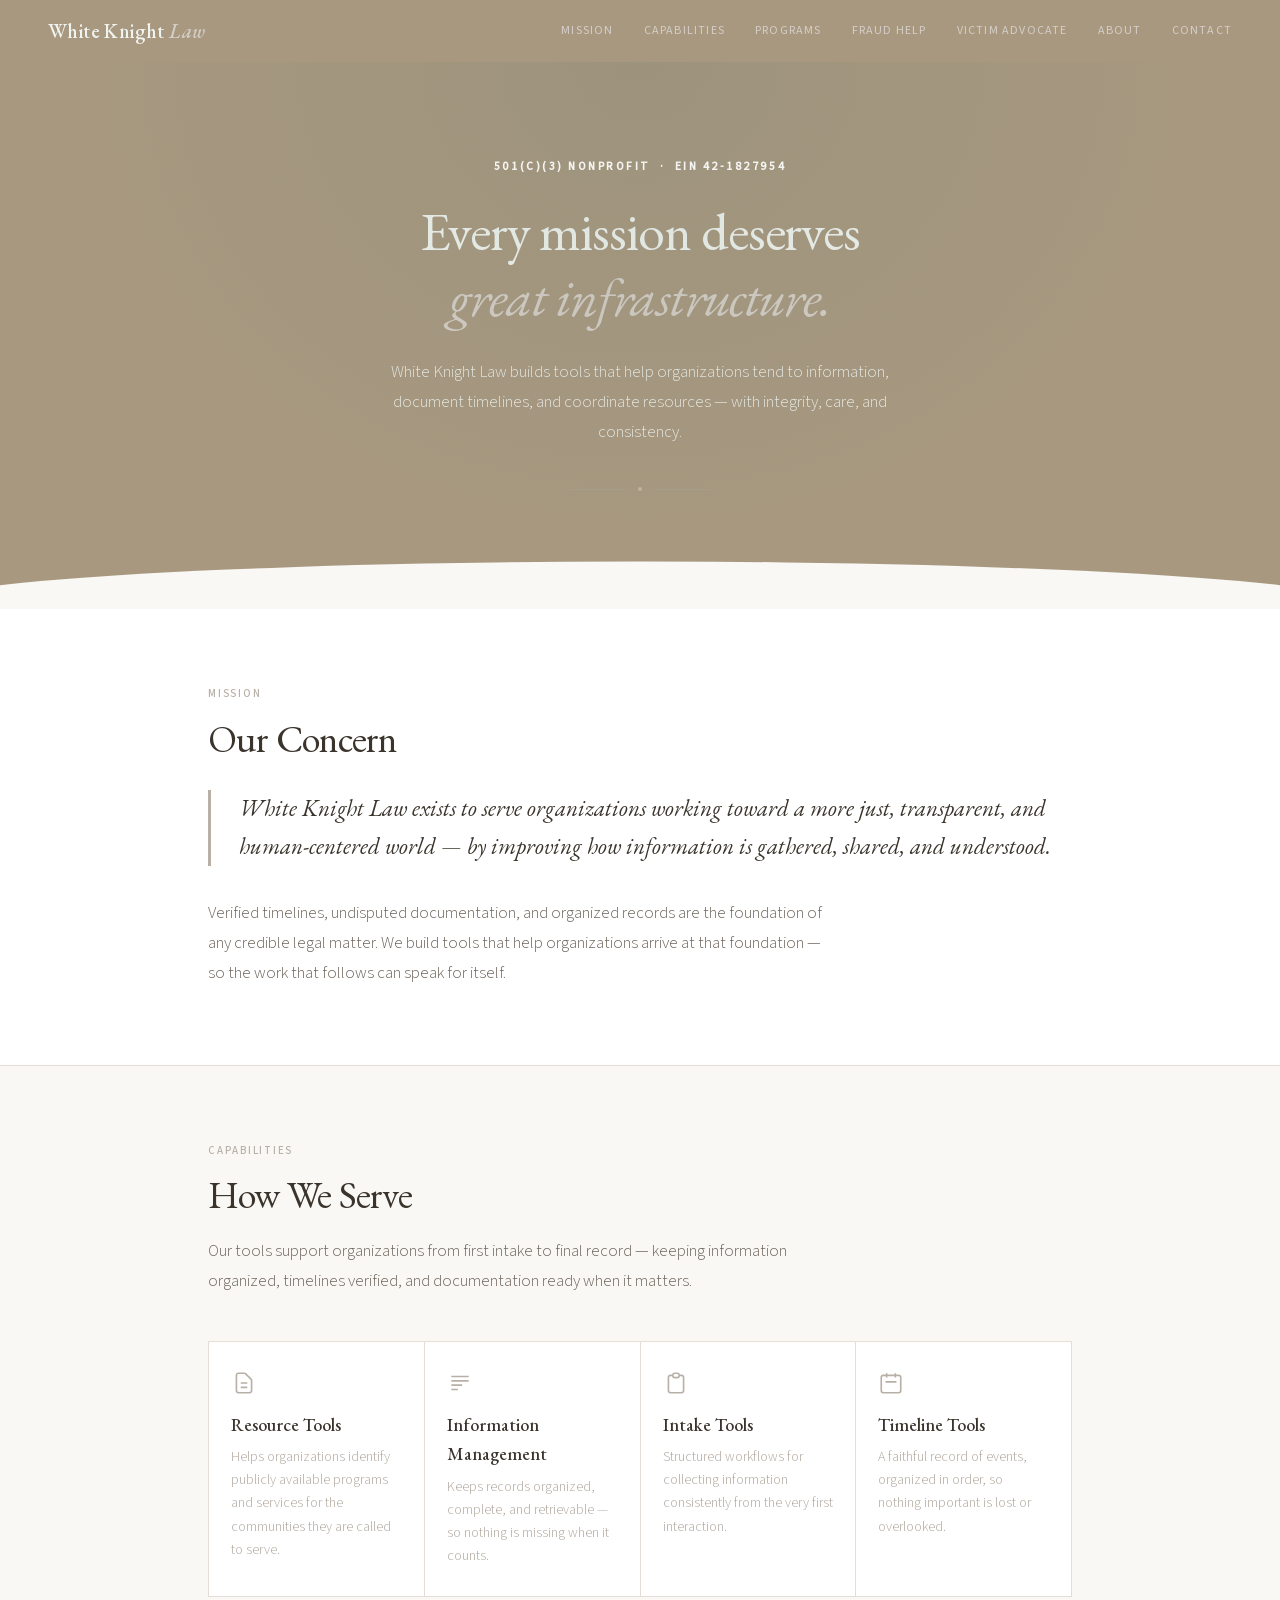
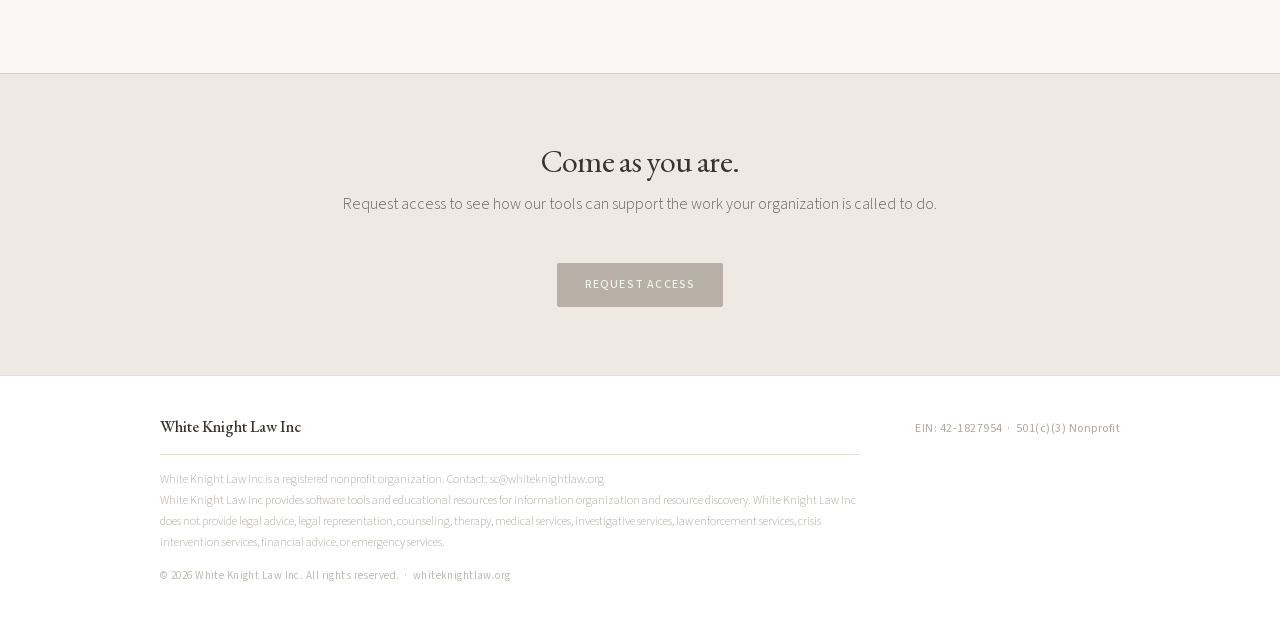
<file: index.html>
<!DOCTYPE html><html lang="en" class="dark"><head><meta charset="utf-8"><meta name="viewport" content="width=device-width, initial-scale=1"><title>White Knight Law | Tools for crime victim advocates and fraud victims</title><meta name="description" content="White Knight Law Inc is a 501(c)(3) nonprofit that builds free tools and resources for crime victim advocacy organizations and people affected by fraud and identity theft."><link rel="icon" href="/icon.png" type="image/png"/><meta name="next-size-adjust"><link rel="stylesheet" href="/styles.css"/><link rel="canonical" href="https://whiteknightlaw.org"/><link rel="stylesheet" href="/wk-extra.css"/><script src="/wk-config.js"></script><script src="/wk-analytics.js"></script></head><body class="__variable_d8ebd1 __variable_896f76 __variable_a3570b __variable_952d24 font-sans">
<next-route-announcer style="position: absolute;"></next-route-announcer><style>
        .wk-root {
          font-family: var(--font-source-sans), 'Source Sans 3', sans-serif;
          background: #FAF8F5;
          color: #3A342C;
          font-size: 16px;
          line-height: 1.65;
          min-height: 100vh;
        }
        .wk-root * { box-sizing: border-box; }

        /* HEADER */
        .wk-header {
          background: #A89880;
          padding: 0 48px;
          display: flex;
          align-items: center;
          justify-content: space-between;
          height: 62px;
          position: sticky;
          top: 0;
          z-index: 100;
        }
        .wk-logo {
          font-family: var(--font-garamond), 'EB Garamond', serif;
          font-size: 20px;
          font-weight: 500;
          color: #F0F4F0;
          letter-spacing: 0.02em;
          text-decoration: none;
        }
        .wk-logo span { color: #D4CEC7; font-style: italic; }
        .wk-nav { display: flex; align-items: center; gap: 30px; }
        .wk-nav a {
          font-size: 12px;
          font-weight: 400;
          letter-spacing: 0.1em;
          text-transform: uppercase;
          color: #D4CEC7;
          text-decoration: none;
          transition: color 0.2s;
        }
        .wk-nav a:hover { color: #F0F4F0; }
        .wk-btn-header {
          font-size: 12px;
          font-weight: 500;
          letter-spacing: 0.08em;
          text-transform: uppercase;
          background: transparent;
          color: #F0F4F0;
          border: 1px solid rgba(157,176,159,0.45);
          padding: 7px 18px;
          border-radius: 2px;
          text-decoration: none;
          transition: background 0.2s, border-color 0.2s;
          cursor: pointer;
        }
        .wk-btn-header:hover {
          background: rgba(157,176,159,0.15);
          border-color: rgba(157,176,159,0.7);
        }

        /* HERO */
        .wk-hero {
          background: #A89880;
          padding: 96px 48px 80px;
          text-align: center;
          position: relative;
          overflow: hidden;
        }
        .wk-hero::before {
          content: '';
          position: absolute;
          inset: 0;
          background: radial-gradient(ellipse at 50% 0%, rgba(107,127,110,0.18) 0%, transparent 65%);
          pointer-events: none;
        }
        .wk-hero::after {
          content: '';
          display: block;
          position: absolute;
          bottom: 0; left: 0; right: 0;
          height: 48px;
          background: #FAF8F5;
          clip-path: ellipse(58% 100% at 50% 100%);
        }
        .wk-hero-eyebrow {
          font-size: 11.5px;
          font-weight: 600;
          letter-spacing: 0.22em;
          text-transform: uppercase;
          color: #FFFFFF;
          margin-bottom: 22px;
          opacity: 0.9;
        }
        .wk-hero h1 {
          font-family: var(--font-garamond), 'EB Garamond', serif;
          font-size: clamp(32px, 5vw, 54px);
          font-weight: 400;
          color: #F0F4F0;
          line-height: 1.22;
          max-width: 680px;
          margin: 0 auto 26px;
        }
        .wk-hero h1 em { font-style: italic; color: #D4CEC7; }
        .wk-hero-sub {
          font-size: 17px;
          font-weight: 300;
          color: rgba(240,244,240,0.90);
          max-width: 500px;
          margin: 0 auto 40px;
          line-height: 1.78;
        }
        .wk-hero-rule {
          display: flex;
          align-items: center;
          gap: 12px;
          max-width: 140px;
          margin: 0 auto 38px;
        }
        .wk-hero-rule::before,
        .wk-hero-rule::after {
          content: '';
          flex: 1;
          height: 1px;
          background: rgba(157,176,159,0.35);
        }
        .wk-hero-rule-dot {
          width: 4px; height: 4px;
          border-radius: 50%;
          background: #D4CEC7;
          opacity: 0.5;
        }
        .wk-btn-cta {
          display: inline-block;
          font-size: 12px;
          font-weight: 500;
          letter-spacing: 0.1em;
          text-transform: uppercase;
          background: #B8B0A6;
          color: #F0F4F0;
          padding: 12px 28px;
          border-radius: 2px;
          text-decoration: none;
          transition: background 0.2s;
          cursor: pointer;
          border: none;
        }
        .wk-btn-cta:hover { background: #C0AA90; }

        /* SHARED SECTION */
        .wk-section {
          max-width: 960px;
          margin: 0 auto;
          padding: 76px 48px;
        }
        .wk-eyebrow {
          font-size: 11px;
          font-weight: 500;
          letter-spacing: 0.16em;
          text-transform: uppercase;
          color: #B8B0A6;
          margin-bottom: 12px;
        }
        .wk-section h2 {
          font-family: var(--font-garamond), 'EB Garamond', serif;
          font-size: clamp(26px, 3.5vw, 38px);
          font-weight: 400;
          color: #3A342C;
          margin-bottom: 18px;
          line-height: 1.22;
        }
        .wk-section-intro {
          font-size: 17px;
          font-weight: 300;
          color: #6E665E;
          max-width: 620px;
          line-height: 1.78;
          margin-bottom: 44px;
        }

        /* MISSION */
        .wk-mission-bg {
          background: #FFFFFF;
          border-bottom: 1px solid #E4DED7;
        }
        .wk-mission-quote {
          border-left: 3px solid #B8B0A6;
          padding-left: 28px;
          margin: 28px 0 32px;
        }
        .wk-mission-quote p {
          font-family: var(--font-garamond), 'EB Garamond', serif;
          font-size: 23px;
          font-style: italic;
          font-weight: 400;
          color: #3A342C;
          line-height: 1.65;
        }

        /* CAPABILITIES */
        .wk-cap-grid {
          display: grid;
          grid-template-columns: repeat(auto-fit, minmax(200px, 1fr));
          gap: 1px;
          background: #E4DED7;
          border: 1px solid #E4DED7;
        }
        .wk-cap-card {
          background: #FFFFFF;
          padding: 28px 22px;
          transition: background 0.2s;
        }
        .wk-cap-card:hover { background: #FAF8F5; }
        .wk-cap-icon {
          width: 26px; height: 26px;
          color: #B8B0A6;
          margin-bottom: 14px;
        }
        .wk-cap-card strong {
          display: block;
          font-family: var(--font-garamond), 'EB Garamond', serif;
          font-size: 18px;
          font-weight: 500;
          color: #3A342C;
          margin-bottom: 7px;
        }
        .wk-cap-card p {
          font-size: 14px;
          font-weight: 300;
          color: #B0A89F;
          line-height: 1.65;
        }

        /* CTA STRIP */
        .wk-cta-strip {
          background: #EEE9E3;
          border-top: 1px solid #C4D6C6;
          padding: 68px 48px;
          text-align: center;
        }
        .wk-cta-strip h2 {
          font-family: var(--font-garamond), 'EB Garamond', serif;
          font-size: 32px;
          font-weight: 400;
          color: #3A342C;
          margin-bottom: 10px;
        }
        .wk-cta-strip p {
          font-size: 16px;
          font-weight: 300;
          color: #6E665E;
          margin-bottom: 28px;
        }

        /* FOOTER */
        .wk-footer {
          border-top: 1px solid #E4DED7;
          padding: 38px 48px;
          background: #FFFFFF;
        }
        .wk-footer-inner {
          max-width: 960px;
          margin: 0 auto;
          display: flex;
          flex-direction: column;
          gap: 14px;
        }
        .wk-footer-top {
          display: flex;
          align-items: baseline;
          justify-content: space-between;
          flex-wrap: wrap;
          gap: 8px;
        }
        .wk-footer-logo {
          font-family: var(--font-garamond), 'EB Garamond', serif;
          font-size: 16px;
          color: #3A342C;
          font-weight: 500;
        }
        .wk-footer-ein {
          font-size: 12px;
          color: #B0A89F;
          letter-spacing: 0.04em;
        }
        .wk-footer-disclaimer {
          font-size: 12px;
          font-weight: 300;
          color: #B0A89F;
          line-height: 1.75;
          max-width: 700px;
          padding-top: 14px;
          border-top: 1px solid #E4DED7;
        }
        .wk-footer-copy {
          font-size: 11px;
          color: #C0BBB2;
          letter-spacing: 0.04em;
        }

        @media (max-width: 700px) {
          .wk-header { padding: 0 20px; }
          .wk-nav { display: none; }
          .wk-hero, .wk-cta-strip { padding: 64px 24px 52px; }
          .wk-section { padding: 52px 24px; }
          .wk-footer { padding: 30px 24px; }
        }
      </style><div class="wk-root"><header class="wk-header"><span class="wk-logo">White Knight <span>Law</span></span><nav class="wk-nav"><a href="#mission">Mission</a><a href="#capabilities">Capabilities</a><a href="/programs">Programs</a><a href="/fraud-resources">Fraud Help</a><a href="/crime-victim-advocate">Victim Advocate</a><a href="/who-we-are">About</a><a href="/contact-us">Contact</a></nav></header><section class="wk-hero"><p class="wk-hero-eyebrow">501(c)(3) Nonprofit &nbsp;·&nbsp; EIN 42-1827954</p><h1>Every mission deserves<br><em>great infrastructure.</em></h1><p class="wk-hero-sub">White Knight Law builds tools that help organizations tend to information, document timelines, and coordinate resources — with integrity, care, and consistency.</p><div class="wk-hero-rule"><div class="wk-hero-rule-dot"></div></div></section><div class="wk-mission-bg" id="mission"><section class="wk-section"><p class="wk-eyebrow">Mission</p><h2>Our Concern</h2><div class="wk-mission-quote"><p>White Knight Law exists to serve organizations working toward a more just, transparent, and human-centered world — by improving how information is gathered, shared, and understood.</p></div><p class="wk-section-intro" style="margin-bottom: 0px;">Verified timelines, undisputed documentation, and organized records are the foundation of any credible legal matter. We build tools that help organizations arrive at that foundation — so the work that follows can speak for itself.</p></section></div><section class="wk-section" id="capabilities"><p class="wk-eyebrow">Capabilities</p><h2>How We Serve</h2><p class="wk-section-intro">Our tools support organizations from first intake to final record — keeping information organized, timelines verified, and documentation ready when it matters.</p><div class="wk-cap-grid"><div class="wk-cap-card"><svg class="wk-cap-icon" viewBox="0 0 24 24" fill="none" stroke="currentColor" stroke-width="1.5"><path d="M9 12h6m-6 4h6m2 5H7a2 2 0 01-2-2V5a2 2 0 012-2h5.586a1 1 0 01.707.293l5.414 5.414A1 1 0 0119 9.414V19a2 2 0 01-2 2z"></path></svg><strong>Resource Tools</strong><p>Helps organizations identify publicly available programs and services for the communities they are called to serve.</p></div><div class="wk-cap-card"><svg class="wk-cap-icon" viewBox="0 0 24 24" fill="none" stroke="currentColor" stroke-width="1.5"><path d="M4 6h16M4 10h16M4 14h10M4 18h6"></path></svg><strong>Information Management</strong><p>Keeps records organized, complete, and retrievable — so nothing is missing when it counts.</p></div><div class="wk-cap-card"><svg class="wk-cap-icon" viewBox="0 0 24 24" fill="none" stroke="currentColor" stroke-width="1.5"><path d="M9 5H7a2 2 0 00-2 2v12a2 2 0 002 2h10a2 2 0 002-2V7a2 2 0 00-2-2h-2M9 5a2 2 0 002 2h2a2 2 0 002-2M9 5a2 2 0 012-2h2a2 2 0 012 2"></path></svg><strong>Intake Tools</strong><p>Structured workflows for collecting information consistently from the very first interaction.</p></div><div class="wk-cap-card"><svg class="wk-cap-icon" viewBox="0 0 24 24" fill="none" stroke="currentColor" stroke-width="1.5"><path d="M8 7V3m8 4V3m-9 8h10M5 21h14a2 2 0 002-2V7a2 2 0 00-2-2H5a2 2 0 00-2 2v12a2 2 0 002 2z"></path></svg><strong>Timeline Tools</strong><p>A faithful record of events, organized in order, so nothing important is lost or overlooked.</p></div></div></section><section class="wk-cta-strip"><h2>Come as you are.</h2><p>Request access to see how our tools can support the work your organization is called to do.</p><a href="/contact-us" class="wk-btn-cta wk-cta-link">Request access</a></section><footer class="wk-footer"><div class="wk-footer-inner"><div class="wk-footer-top"><span class="wk-footer-logo">White Knight Law Inc</span><span class="wk-footer-ein">EIN: 42-1827954 &nbsp;·&nbsp; 501(c)(3) Nonprofit</span></div><p class="wk-footer-disclaimer">White Knight Law Inc is a registered nonprofit organization. Contact: sc@whiteknightlaw.org<br>White Knight Law Inc provides software tools and educational resources for information organization and resource discovery. White Knight Law Inc does not provide legal advice, legal representation, counseling, therapy, medical services, investigative services, law enforcement services, crisis intervention services, financial advice, or emergency services.</p><p class="wk-footer-copy">© 2026 White Knight Law Inc. All rights reserved. &nbsp;·&nbsp; whiteknightlaw.org</p></div></footer></div></body></html>
</file>
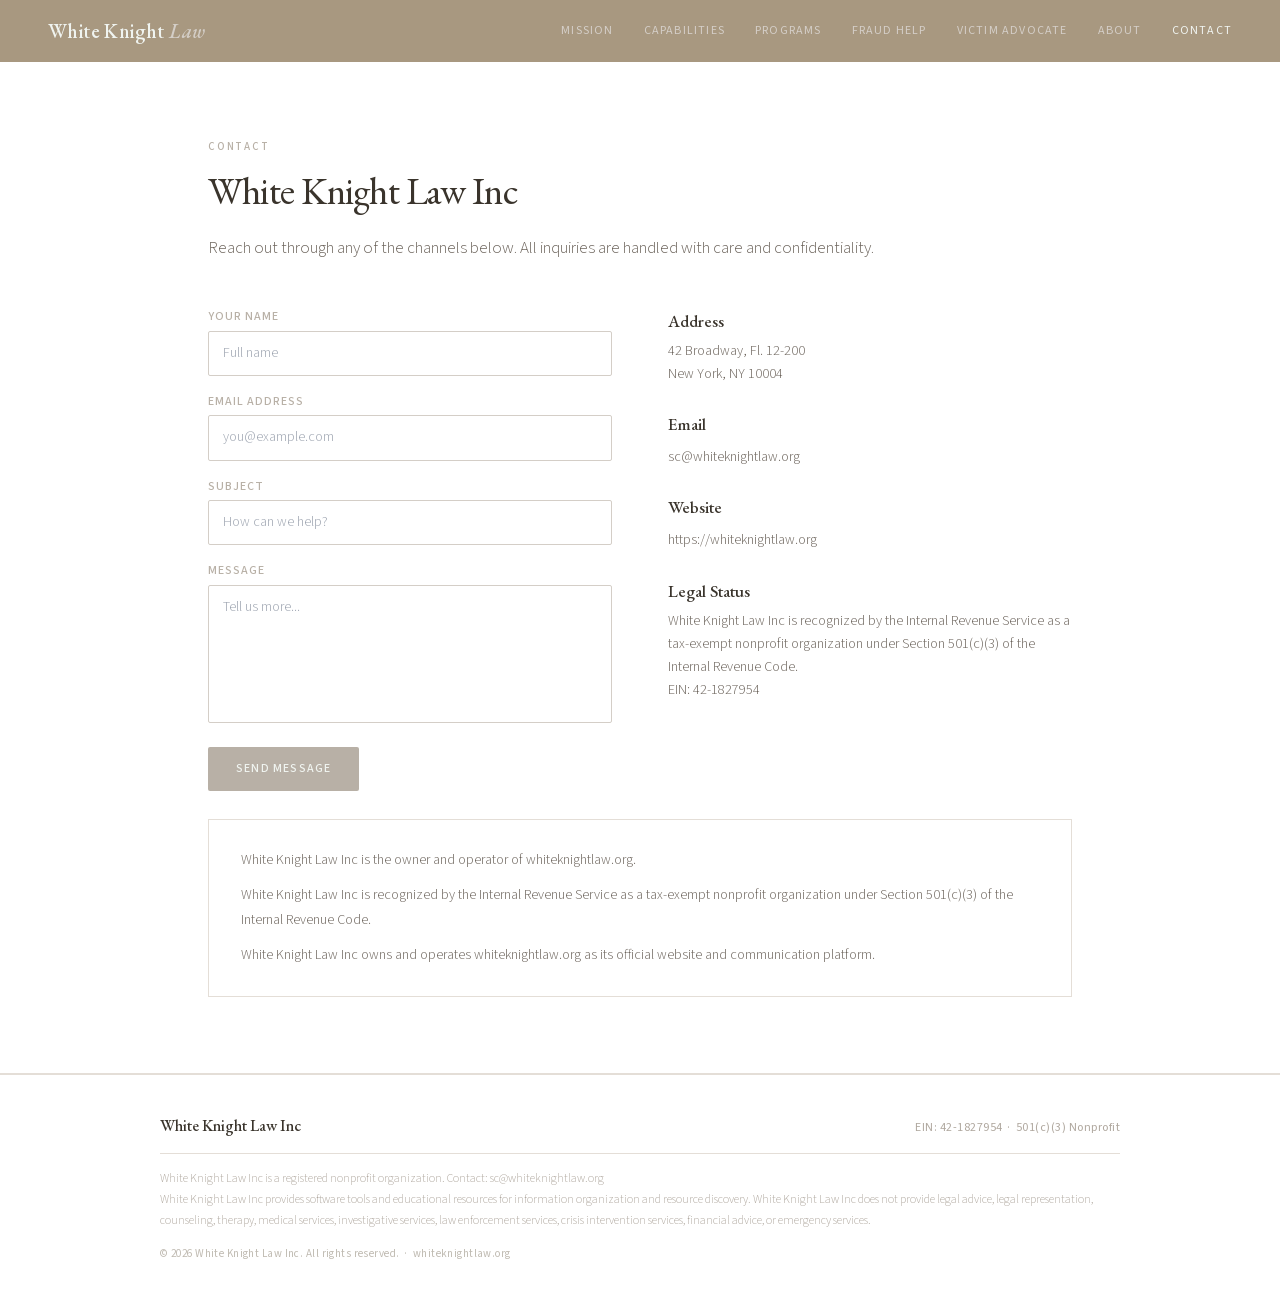
<file: contact-us.html>
<!DOCTYPE html><html lang="en" class="dark"><head><meta charset="utf-8"><meta name="viewport" content="width=device-width, initial-scale=1"><title>Contact White Knight Law</title><meta name="description" content="Contact White Knight Law Inc, a 501(c)(3) nonprofit supporting crime victim advocates and people affected by fraud."><link rel="icon" href="/icon.png" type="image/png"/><meta name="next-size-adjust"><link rel="stylesheet" href="/styles.css"/><link rel="canonical" href="https://whiteknightlaw.org/contact-us"/><link rel="stylesheet" href="/wk-extra.css"/><script src="/wk-config.js"></script><script src="/wk-analytics.js"></script></head><body class="__variable_d8ebd1 __variable_896f76 __variable_a3570b __variable_952d24 font-sans">
<next-route-announcer style="position: absolute;"></next-route-announcer><style>
  .wk-root { font-family:var(--font-source-sans),'Source Sans 3',sans-serif; background:#FAF8F5; color:#3A342C; font-size:16px; line-height:1.65; min-height:100vh; }
  .wk-root * { box-sizing:border-box; }
  .wk-header { background:#A89880; padding:0 48px; display:flex; align-items:center; justify-content:space-between; height:62px; position:sticky; top:0; z-index:100; }
  .wk-logo { font-family:var(--font-garamond),'EB Garamond',serif; font-size:20px; font-weight:500; color:#F0F4F0; letter-spacing:0.02em; text-decoration:none; cursor:pointer; }
  .wk-logo span { color:#D4CEC7; font-style:italic; }
  .wk-nav { display:flex; align-items:center; gap:30px; }
  .wk-nav a { font-size:12px; font-weight:400; letter-spacing:0.1em; text-transform:uppercase; color:#D4CEC7; text-decoration:none; transition:color 0.2s; }
  .wk-nav a:hover,.wk-nav a.active { color:#F0F4F0; }
  .wk-btn-header { font-size:12px; font-weight:500; letter-spacing:0.08em; text-transform:uppercase; background:transparent; color:#F0F4F0; border:1px solid rgba(157,176,159,0.45); padding:7px 18px; border-radius:2px; text-decoration:none; transition:background 0.2s,border-color 0.2s; cursor:pointer; }
  .wk-btn-header:hover { background:rgba(157,176,159,0.15); border-color:rgba(157,176,159,0.7); }
  .wk-btn-cta { display:inline-block; font-size:12px; font-weight:500; letter-spacing:0.1em; text-transform:uppercase; background:#B8B0A6; color:#F0F4F0; padding:12px 28px; border-radius:2px; text-decoration:none; transition:background 0.2s; cursor:pointer; border:none; }
  .wk-btn-cta:hover { background:#C0AA90; }
  .wk-eyebrow { font-size:11px; font-weight:500; letter-spacing:0.16em; text-transform:uppercase; color:#B8B0A6; margin-bottom:12px; }
  .wk-section { max-width:960px; margin:0 auto; padding:76px 48px; }
  .wk-section h2 { font-family:var(--font-garamond),'EB Garamond',serif; font-size:clamp(26px,3.5vw,38px); font-weight:400; color:#3A342C; margin-bottom:18px; line-height:1.22; }
  .wk-section h3 { font-family:var(--font-garamond),'EB Garamond',serif; font-size:22px; font-weight:500; color:#3A342C; margin-bottom:6px; line-height:1.3; }
  .wk-section-intro { font-size:17px; font-weight:300; color:#6E665E; max-width:680px; line-height:1.78; margin-bottom:44px; }
  .wk-rule { border:none; border-top:1px solid #E4DED7; margin:0; }
  .wk-surface { background:#FFFFFF; border-bottom:1px solid #E4DED7; }
  .wk-tint { background:#FAF8F5; border-bottom:1px solid #E4DED7; }
  .wk-footer { border-top:1px solid #E4DED7; padding:38px 48px; background:#FFFFFF; }
  .wk-footer-inner { max-width:960px; margin:0 auto; display:flex; flex-direction:column; gap:14px; }
  .wk-footer-top { display:flex; align-items:baseline; justify-content:space-between; flex-wrap:wrap; gap:8px; }
  .wk-footer-logo { font-family:var(--font-garamond),'EB Garamond',serif; font-size:16px; color:#3A342C; font-weight:500; }
  .wk-footer-meta { font-size:12px; color:#B0A89F; letter-spacing:0.04em; }
  .wk-footer-disclaimer { font-size:12px; font-weight:300; color:#B0A89F; line-height:1.75; padding-top:14px; border-top:1px solid #E4DED7; }
  .wk-footer-copy { font-size:11px; color:#C0BBB2; letter-spacing:0.04em; }
  @media (max-width:700px) {
    .wk-header { padding:0 20px; }
    .wk-nav { display:none; }
    .wk-section { padding:52px 24px; }
    .wk-footer { padding:30px 24px; }
  }

  .contact-grid { display:grid; grid-template-columns:1fr 1fr; gap:56px; margin-top:32px; }
  .contact-form { display:flex; flex-direction:column; gap:16px; }
  .contact-form label { font-size:12px; font-weight:500; letter-spacing:0.08em; text-transform:uppercase; color:#B8B0A6; margin-bottom:4px; display:block; }
  .contact-form input,.contact-form textarea,.contact-form select { font-family:var(--font-source-sans),'Source Sans 3',sans-serif; font-size:14px; font-weight:300; background:#FFFFFF; border:1px solid #D4CEC7; color:#3A342C; padding:10px 14px; border-radius:2px; outline:none; transition:border-color 0.2s; width:100%; }
  .contact-form input:focus,.contact-form textarea:focus { border-color:#B8B0A6; }
  .contact-info { display:flex; flex-direction:column; gap:24px; }
  .contact-info-item strong { display:block; font-family:var(--font-garamond),'EB Garamond',serif; font-size:17px; font-weight:500; color:#3A342C; margin-bottom:5px; }
  .contact-info-item p,.contact-info-item a { font-size:14px; font-weight:300; color:#6E665E; line-height:1.65; text-decoration:none; }
  .contact-info-item a:hover { color:#3A342C; }
  .identity-strip { background:#FFFFFF; border:1px solid #E4DED7; padding:28px 32px; margin-top:28px; }
  .identity-strip p { font-size:14px; font-weight:300; color:#6E665E; line-height:1.78; margin:0 0 10px; }
  .identity-strip p:last-child { margin:0; }
  @media (max-width:700px) { .contact-grid { grid-template-columns:1fr; } }
</style><div class="wk-root"><header class="wk-header"><span class="wk-logo">White Knight <span>Law</span></span><nav class="wk-nav"><a href="/#mission">Mission</a><a href="/#capabilities">Capabilities</a><a href="/programs">Programs</a><a href="/fraud-resources">Fraud Help</a><a href="/crime-victim-advocate">Victim Advocate</a><a href="/who-we-are">About</a><a href="/contact-us" class="active">Contact</a></nav></header><div class="wk-surface" id="contact"><section class="wk-section"><p class="wk-eyebrow">Contact</p><h2>White Knight Law Inc</h2><p class="wk-section-intro">Reach out through any of the channels below. All inquiries are handled with care and confidentiality.</p><div class="contact-grid"><form class="contact-form" action="https://formsubmit.co/sc@whiteknightlaw.org" method="POST"><input type="hidden" name="_subject" value="New message from whiteknightlaw.org (contact)"><input type="hidden" name="_next" value="https://whiteknightlaw.org/thank-you?from=contact"><input type="hidden" name="_template" value="table"><input type="text" name="_honey" style="display:none" tabindex="-1" autocomplete="off"><div><label for="cu-name">Your Name</label><input id="cu-name" name="name" placeholder="Full name" required="" type="text" value=""></div><div><label for="cu-email">Email Address</label><input id="cu-email" name="email" placeholder="you@example.com" required="" type="email" value=""></div><div><label for="cu-subject">Subject</label><input id="cu-subject" name="subject" placeholder="How can we help?" type="text" value=""></div><div><label for="cu-msg">Message</label><textarea id="cu-msg" name="message" rows="5" placeholder="Tell us more..." style="resize: none;"></textarea></div><button type="submit" class="wk-btn-cta" style="align-self: flex-start;">Send Message</button></form><div class="contact-info"><div class="contact-info-item"><strong>Address</strong><p>42 Broadway, Fl. 12-200<br>New York, NY 10004</p></div><div class="contact-info-item"><strong>Email</strong><a href="mailto:sc@whiteknightlaw.org">sc@whiteknightlaw.org</a></div><div class="contact-info-item"><strong>Website</strong><a href="https://whiteknightlaw.org">https://whiteknightlaw.org</a></div><div class="contact-info-item"><strong>Legal Status</strong><p>White Knight Law Inc is recognized by the Internal Revenue Service as a tax-exempt nonprofit organization under Section 501(c)(3) of the Internal Revenue Code.<br>EIN: 42-1827954</p></div></div></div><div class="identity-strip"><p>White Knight Law Inc is the owner and operator of whiteknightlaw.org.</p><p>White Knight Law Inc is recognized by the Internal Revenue Service as a tax-exempt nonprofit organization under Section 501(c)(3) of the Internal Revenue Code.</p><p>White Knight Law Inc owns and operates whiteknightlaw.org as its official website and communication platform.</p></div></section></div><footer class="wk-footer"><div class="wk-footer-inner"><div class="wk-footer-top"><span class="wk-footer-logo">White Knight Law Inc</span><span class="wk-footer-meta">EIN: 42-1827954 &nbsp;·&nbsp; 501(c)(3) Nonprofit</span></div><p class="wk-footer-disclaimer">White Knight Law Inc is a registered nonprofit organization. Contact: sc@whiteknightlaw.org<br>White Knight Law Inc provides software tools and educational resources for information organization and resource discovery. White Knight Law Inc does not provide legal advice, legal representation, counseling, therapy, medical services, investigative services, law enforcement services, crisis intervention services, financial advice, or emergency services.</p><p class="wk-footer-copy">© 2026 White Knight Law Inc. All rights reserved. &nbsp;·&nbsp; whiteknightlaw.org</p></div></footer></div></body></html>
</file>
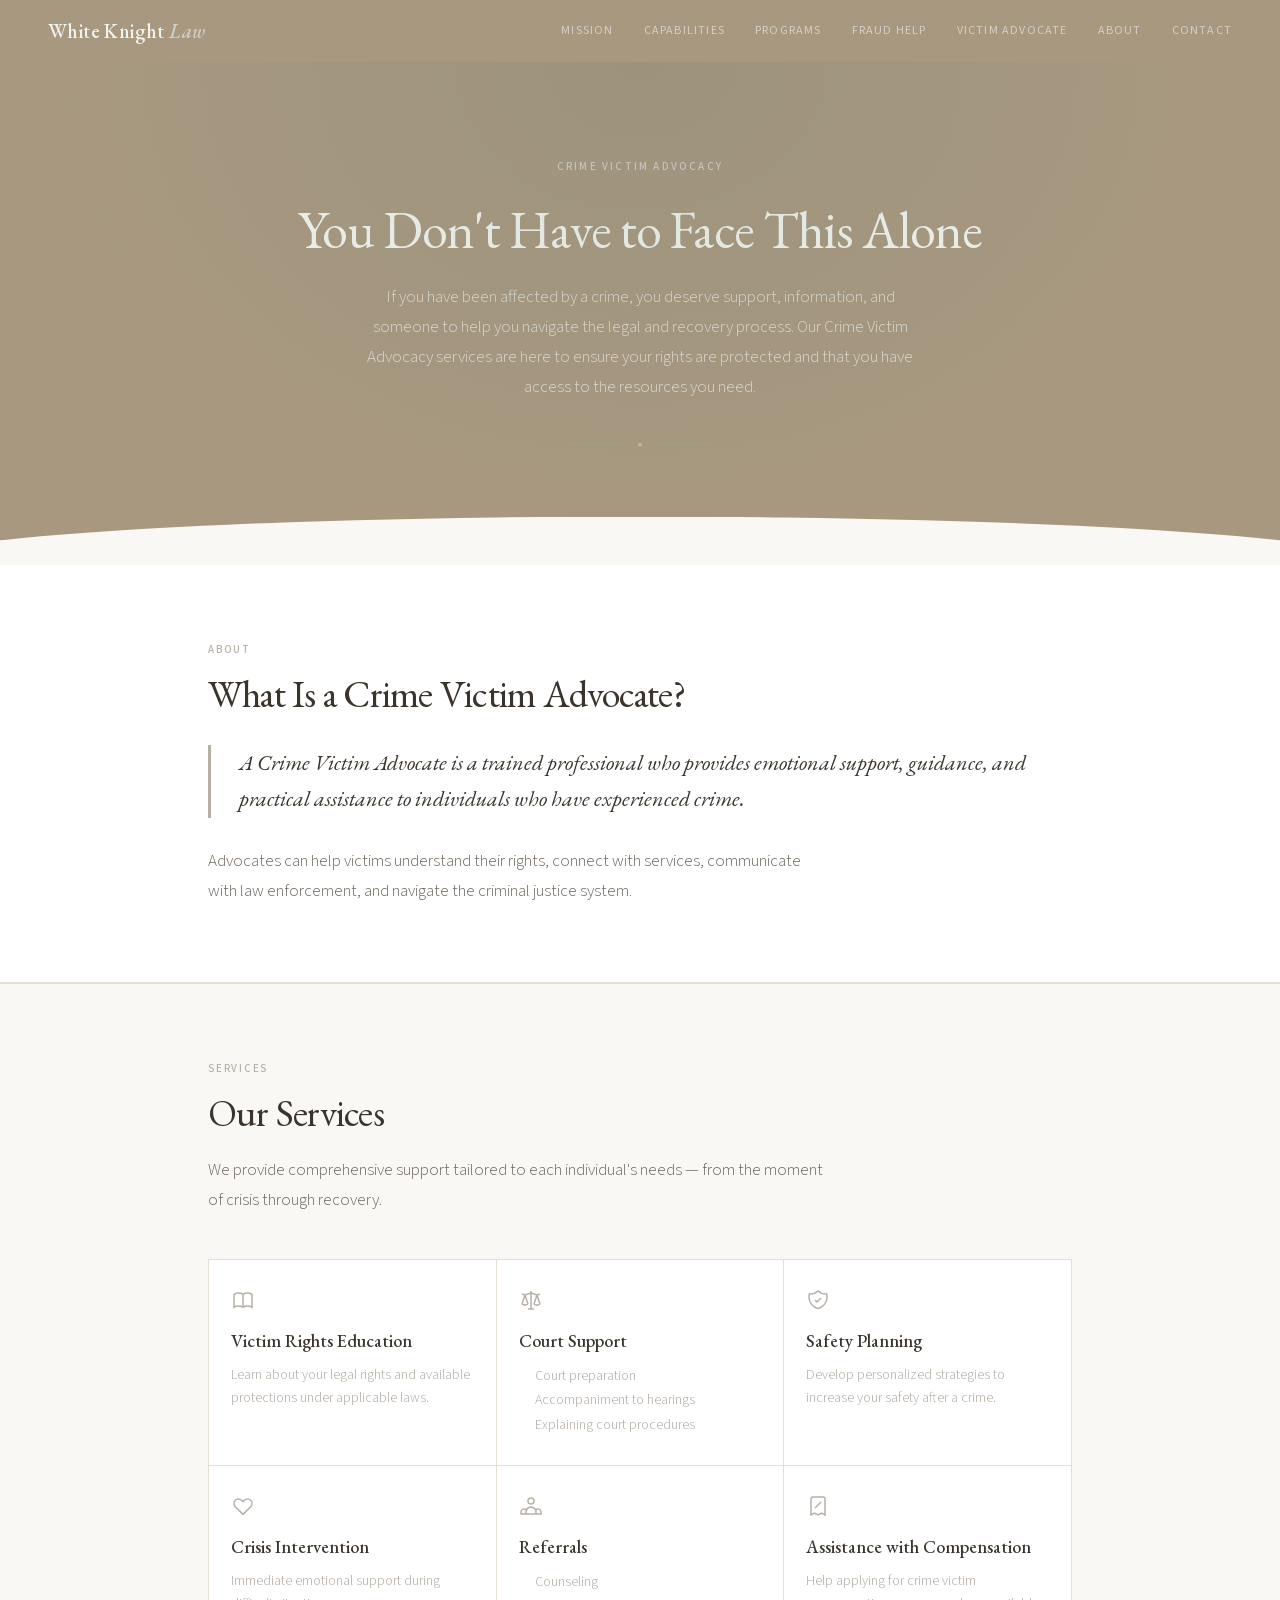
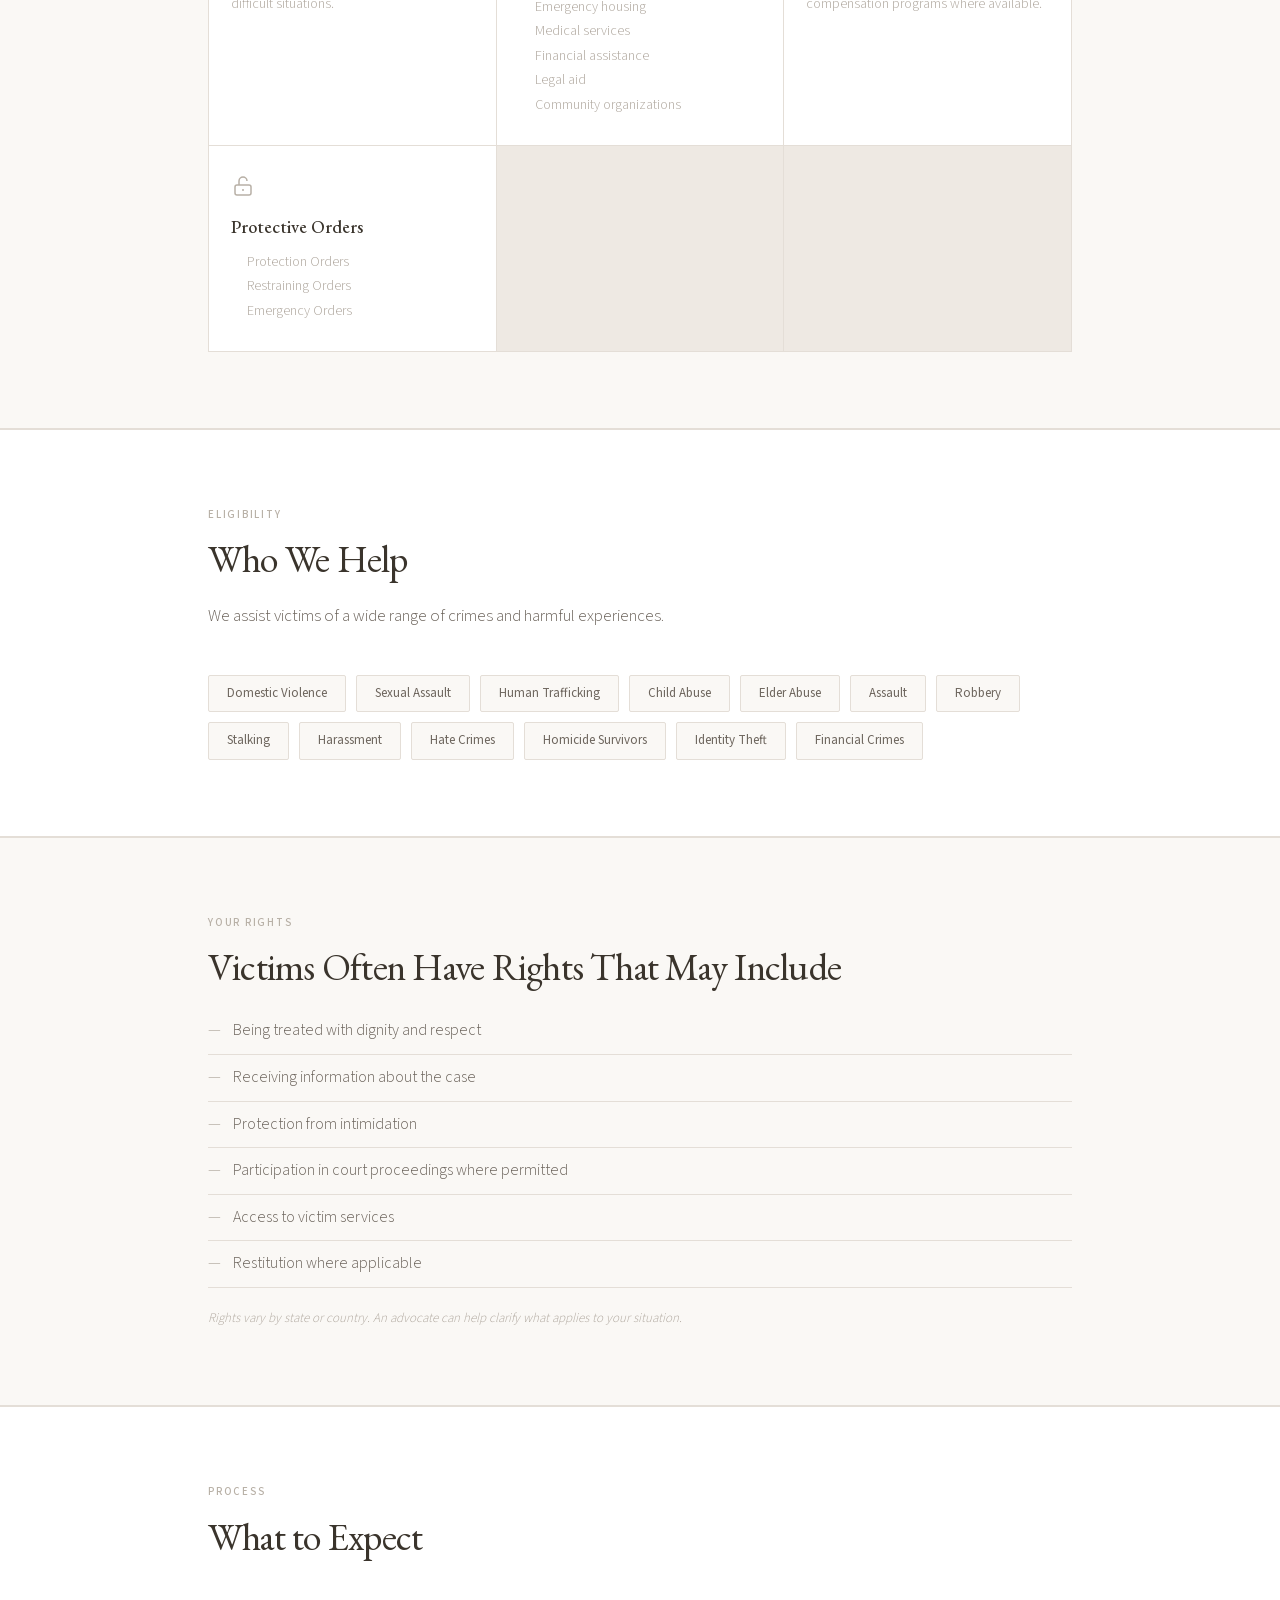
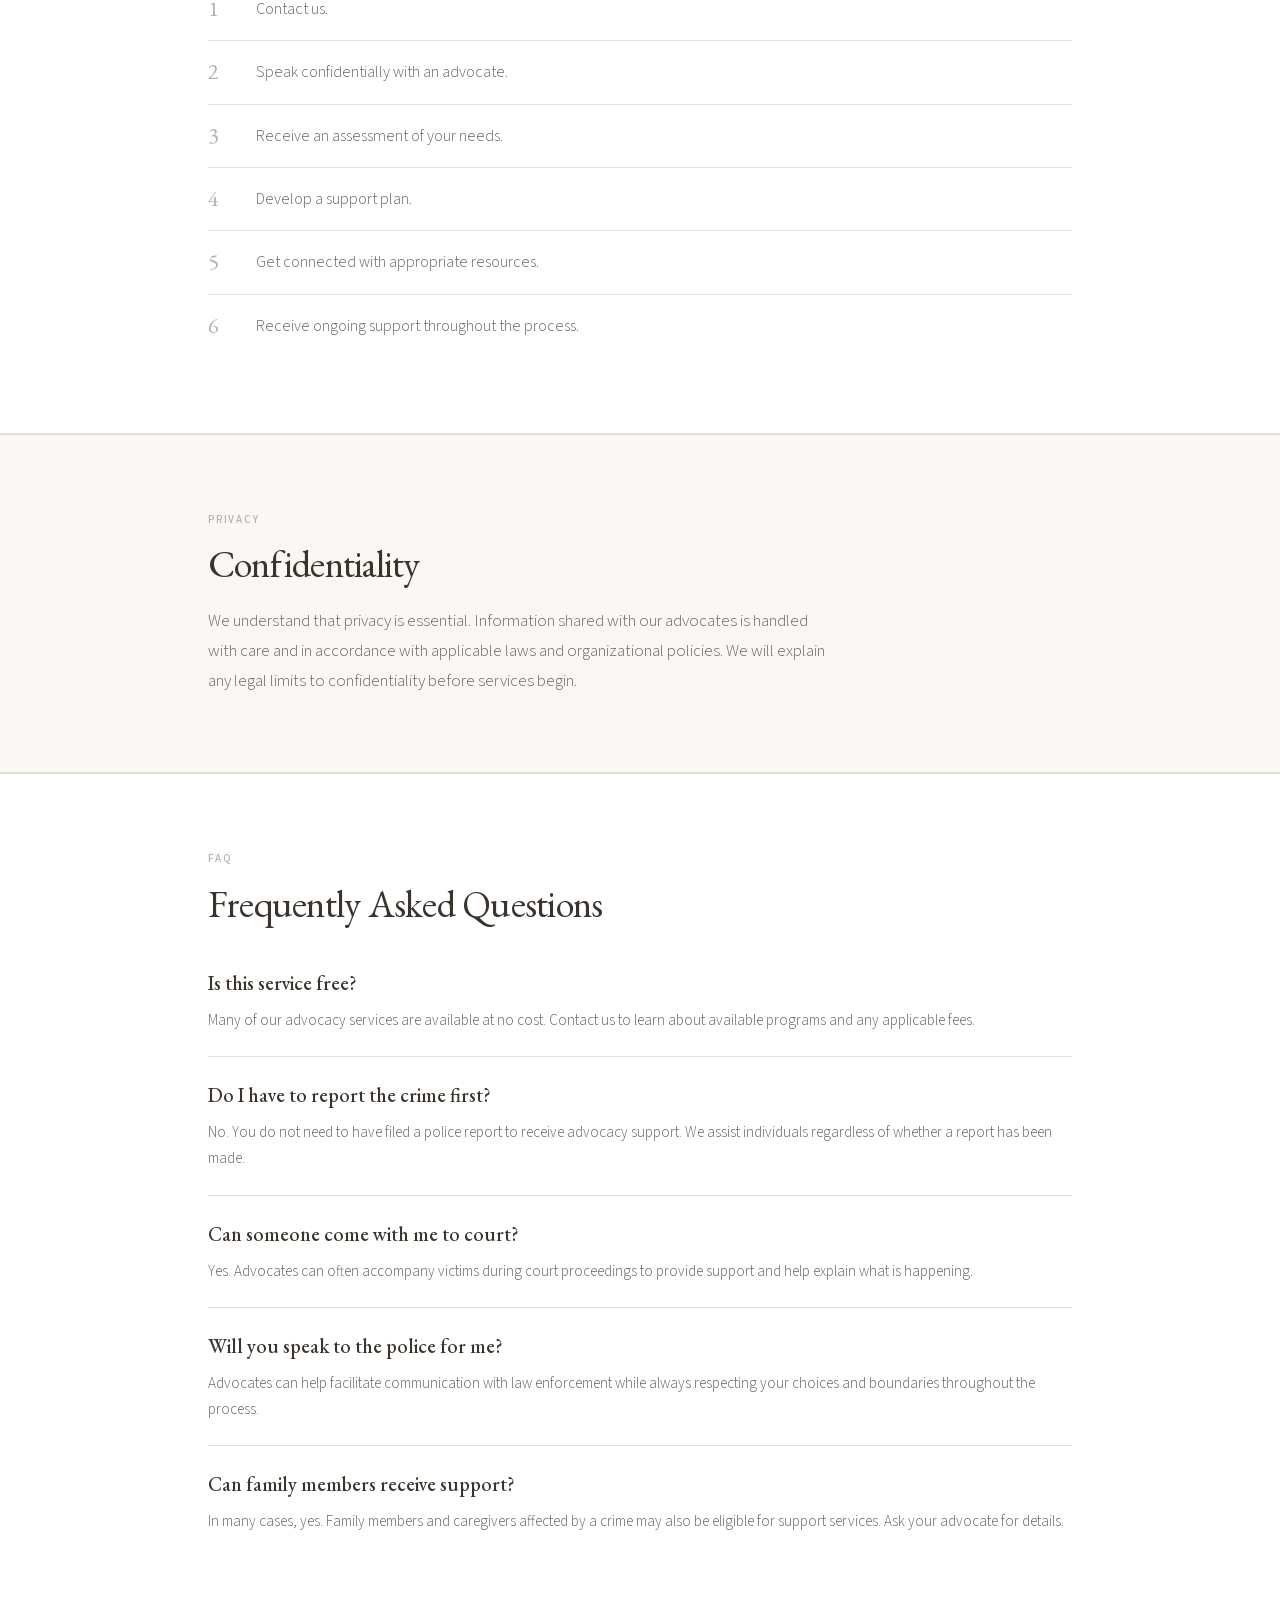
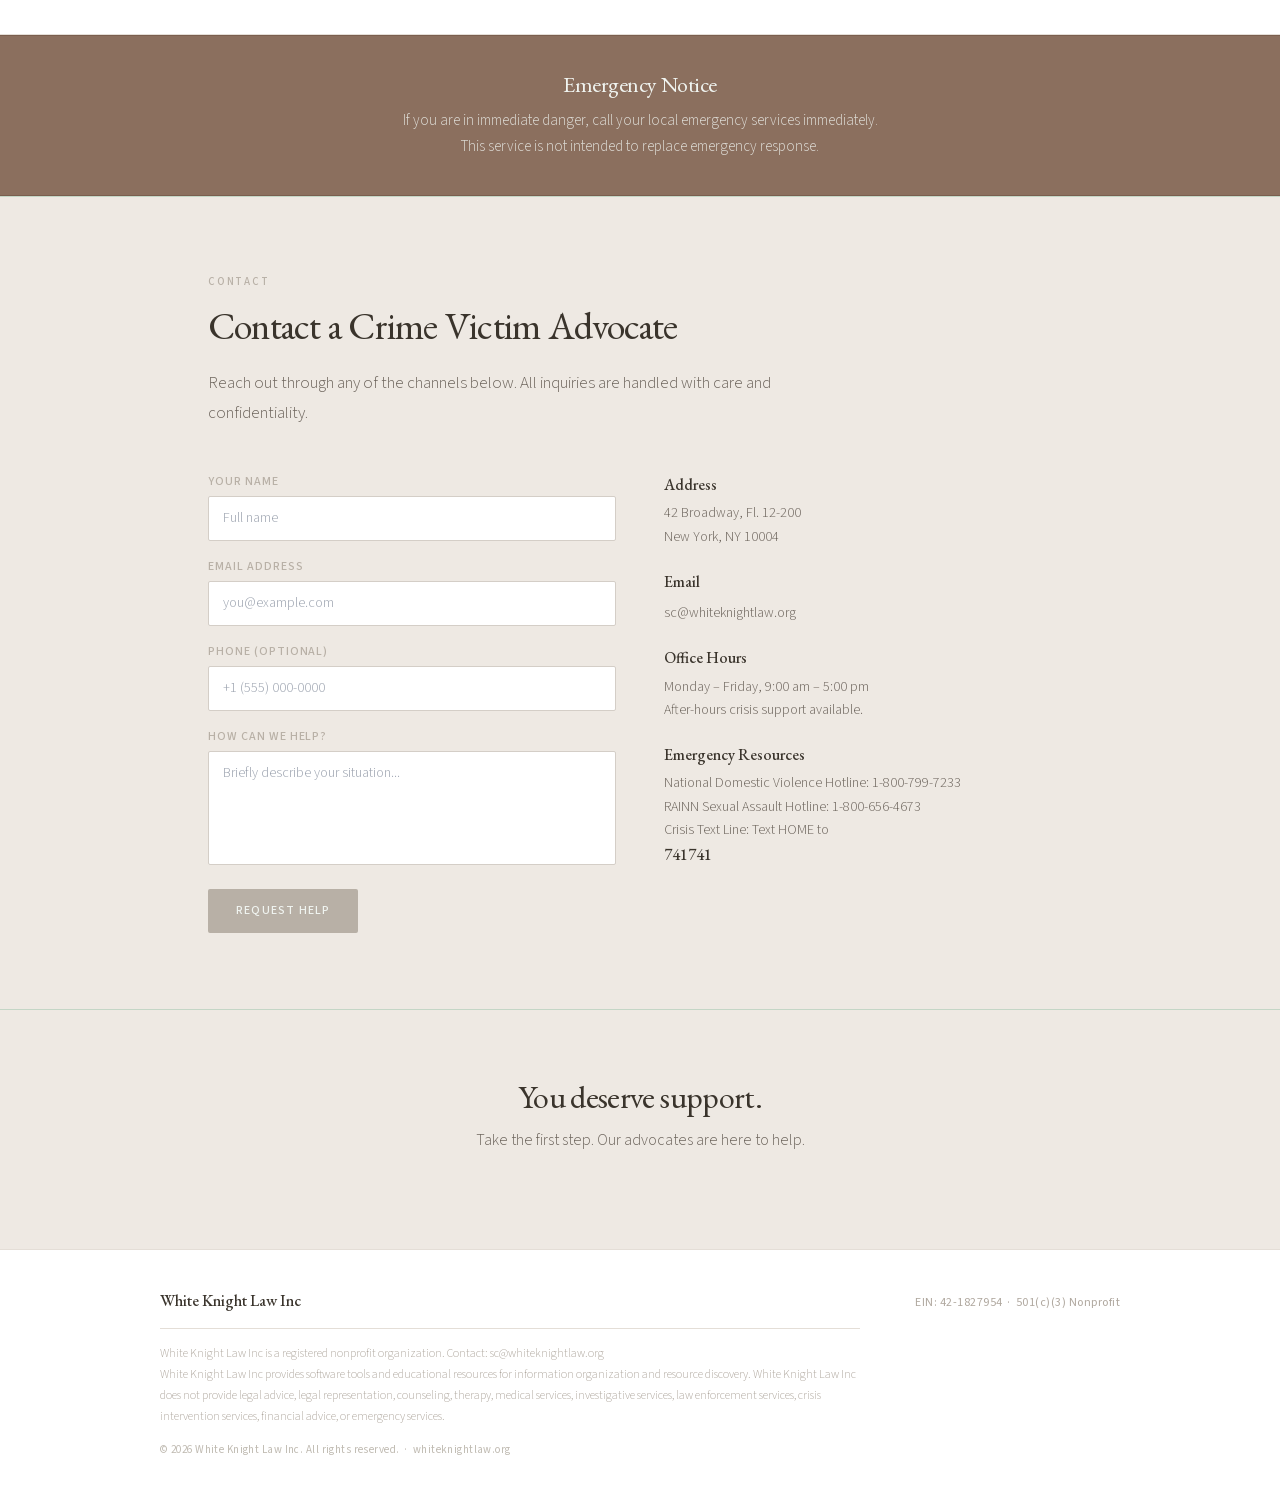
<file: crime-victim-advocate.html>
<!DOCTYPE html><html lang="en" class="dark"><head><meta charset="utf-8"><meta name="viewport" content="width=device-width, initial-scale=1"><title>Crime victim advocacy | White Knight Law</title><meta name="description" content="Information and support for people affected by crime, including fraud and identity theft, from White Knight Law Inc, a 501(c)(3) nonprofit."><link rel="icon" href="/icon.png" type="image/png"/><meta name="next-size-adjust"><link rel="stylesheet" href="/styles.css"/><link rel="canonical" href="https://whiteknightlaw.org/crime-victim-advocate"/><link rel="stylesheet" href="/wk-extra.css"/><script src="/wk-config.js"></script><script src="/wk-analytics.js"></script></head><body class="__variable_d8ebd1 __variable_896f76 __variable_a3570b __variable_952d24 font-sans">
<next-route-announcer style="position: absolute;"></next-route-announcer><style>
  .wk-root {
    font-family: var(--font-source-sans), 'Source Sans 3', sans-serif;
    background: #FAF8F5;
    color: #3A342C;
    font-size: 16px;
    line-height: 1.65;
    min-height: 100vh;
  }
  .wk-root * { box-sizing: border-box; }
  .wk-header {
    background: #A89880;
    padding: 0 48px;
    display: flex;
    align-items: center;
    justify-content: space-between;
    height: 62px;
    position: sticky;
    top: 0;
    z-index: 100;
  }
  .wk-logo { font-family: var(--font-garamond),'EB Garamond',serif; font-size:20px; font-weight:500; color:#F0F4F0; letter-spacing:0.02em; text-decoration:none; cursor:pointer; }
  .wk-logo span { color:#D4CEC7; font-style:italic; }
  .wk-nav { display:flex; align-items:center; gap:30px; }
  .wk-nav a { font-size:12px; font-weight:400; letter-spacing:0.1em; text-transform:uppercase; color:#D4CEC7; text-decoration:none; transition:color 0.2s; }
  .wk-nav a:hover { color:#F0F4F0; }
  .wk-btn-header { font-size:12px; font-weight:500; letter-spacing:0.08em; text-transform:uppercase; background:transparent; color:#F0F4F0; border:1px solid rgba(157,176,159,0.45); padding:7px 18px; border-radius:2px; text-decoration:none; transition:background 0.2s,border-color 0.2s; cursor:pointer; }
  .wk-btn-header:hover { background:rgba(157,176,159,0.15); border-color:rgba(157,176,159,0.7); }
  .wk-btn-cta { display:inline-block; font-size:12px; font-weight:500; letter-spacing:0.1em; text-transform:uppercase; background:#B8B0A6; color:#F0F4F0; padding:12px 28px; border-radius:2px; text-decoration:none; transition:background 0.2s; cursor:pointer; border:none; }
  .wk-btn-cta:hover { background:#C0AA90; }
  .wk-eyebrow { font-size:11px; font-weight:500; letter-spacing:0.16em; text-transform:uppercase; color:#B8B0A6; margin-bottom:12px; }
  .wk-section { max-width:960px; margin:0 auto; padding:76px 48px; }
  .wk-section h2 { font-family:var(--font-garamond),'EB Garamond',serif; font-size:clamp(26px,3.5vw,38px); font-weight:400; color:#3A342C; margin-bottom:18px; line-height:1.22; }
  .wk-section-intro { font-size:17px; font-weight:300; color:#6E665E; max-width:620px; line-height:1.78; margin-bottom:44px; }
  .wk-rule { border:none; border-top:1px solid #E4DED7; margin:0; }
  .wk-footer { border-top:1px solid #E4DED7; padding:38px 48px; background:#FFFFFF; }
  .wk-footer-inner { max-width:960px; margin:0 auto; display:flex; flex-direction:column; gap:14px; }
  .wk-footer-top { display:flex; align-items:baseline; justify-content:space-between; flex-wrap:wrap; gap:8px; }
  .wk-footer-logo { font-family:var(--font-garamond),'EB Garamond',serif; font-size:16px; color:#3A342C; font-weight:500; }
  .wk-footer-ein { font-size:12px; color:#B0A89F; letter-spacing:0.04em; }
  .wk-footer-disclaimer { font-size:12px; font-weight:300; color:#B0A89F; line-height:1.75; max-width:700px; padding-top:14px; border-top:1px solid #E4DED7; }
  .wk-footer-copy { font-size:11px; color:#C0BBB2; letter-spacing:0.04em; }
  @media (max-width:700px) {
    .wk-header { padding:0 20px; }
    .wk-nav { display:none; }
    .wk-section { padding:52px 24px; }
    .wk-footer { padding:30px 24px; }
  }

  /* HERO */
  .cva-hero { background:#A89880; padding:96px 48px 80px; text-align:center; position:relative; overflow:hidden; }
  .cva-hero::before { content:''; position:absolute; inset:0; background:radial-gradient(ellipse at 50% 0%,rgba(107,127,110,0.18) 0%,transparent 65%); pointer-events:none; }
  .cva-hero::after { content:''; display:block; position:absolute; bottom:0; left:0; right:0; height:48px; background:#FAF8F5; clip-path:ellipse(58% 100% at 50% 100%); }
  .cva-hero-eyebrow { font-size:11px; font-weight:500; letter-spacing:0.2em; text-transform:uppercase; color:#D4CEC7; margin-bottom:22px; }
  .cva-hero h1 { font-family:var(--font-garamond),'EB Garamond',serif; font-size:clamp(32px,5vw,52px); font-weight:400; color:#F0F4F0; line-height:1.22; max-width:700px; margin:0 auto 20px; }
  .cva-hero-sub { font-size:17px; font-weight:300; color:rgba(240,244,240,0.75); max-width:560px; margin:0 auto 40px; line-height:1.78; }
  .cva-hero-rule { display:flex; align-items:center; gap:12px; max-width:140px; margin:0 auto 38px; }
  .cva-hero-rule::before,.cva-hero-rule::after { content:''; flex:1; height:1px; background:rgba(157,176,159,0.35); }
  .cva-hero-dot { width:4px; height:4px; border-radius:50%; background:#D4CEC7; opacity:0.5; }

  /* WHAT IS */
  .cva-what-bg { background:#FFFFFF; border-bottom:1px solid #E4DED7; }
  .cva-quote { border-left:3px solid #B8B0A6; padding-left:28px; margin:28px 0 28px; }
  .cva-quote p { font-family:var(--font-garamond),'EB Garamond',serif; font-size:22px; font-style:italic; font-weight:400; color:#3A342C; line-height:1.65; }

  /* SERVICES GRID */
  .cva-services-bg { background:#FAF8F5; border-bottom:1px solid #E4DED7; }
  .cva-grid { display:grid; grid-template-columns:repeat(3,1fr); gap:1px; background:#E4DED7; border:1px solid #E4DED7; }
  .cva-grid-filler { background:#EEE9E3; }
  @media (max-width:700px) { .cva-grid { grid-template-columns:1fr; } }
  .cva-card { background:#FFFFFF; padding:28px 22px; transition:background 0.2s; }
  .cva-card:hover { background:#FAF8F5; }
  .cva-card-icon { width:24px; height:24px; color:#B8B0A6; margin-bottom:14px; }
  .cva-card strong { display:block; font-family:var(--font-garamond),'EB Garamond',serif; font-size:18px; font-weight:500; color:#3A342C; margin-bottom:8px; }
  .cva-card p { font-size:14px; font-weight:300; color:#B0A89F; line-height:1.65; margin:0; }
  .cva-card ul { font-size:14px; font-weight:300; color:#B0A89F; line-height:1.75; margin:6px 0 0 0; padding-left:16px; }

  /* WHO WE HELP */
  .cva-help-bg { background:#FFFFFF; border-bottom:1px solid #E4DED7; }
  .cva-tags { display:flex; flex-wrap:wrap; gap:10px; margin-top:28px; }
  .cva-tag { font-size:13px; font-weight:400; color:#6E665E; background:#FAF8F5; border:1px solid #E4DED7; padding:7px 18px; border-radius:2px; }

  /* RIGHTS */
  .cva-rights-bg { background:#FAF8F5; border-bottom:1px solid #E4DED7; }
  .cva-rights-list { list-style:none; padding:0; margin:0 0 20px 0; }
  .cva-rights-list li { font-size:16px; font-weight:300; color:#6E665E; padding:10px 0; border-bottom:1px solid #E4DED7; line-height:1.6; }
  .cva-rights-list li::before { content:'—'; margin-right:12px; color:#B8B0A6; }
  .cva-rights-note { font-size:13px; font-weight:300; color:#B0A89F; font-style:italic; }

  /* WHAT TO EXPECT */
  .cva-steps-bg { background:#FFFFFF; border-bottom:1px solid #E4DED7; }
  .cva-steps { counter-reset:step; list-style:none; padding:0; margin:0; }
  .cva-steps li { counter-increment:step; display:flex; align-items:flex-start; gap:20px; padding:18px 0; border-bottom:1px solid #E4DED7; font-size:16px; font-weight:300; color:#6E665E; }
  .cva-steps li:last-child { border-bottom:none; }
  .cva-steps li::before { content:counter(step); font-family:var(--font-garamond),'EB Garamond',serif; font-size:22px; font-weight:400; color:#B8B0A6; min-width:28px; line-height:1.2; }

  /* CONFIDENTIALITY */
  .cva-conf-bg { background:#FAF8F5; border-bottom:1px solid #E4DED7; }

  /* FAQ */
  .cva-faq-bg { background:#FFFFFF; border-bottom:1px solid #E4DED7; }
  .cva-faq-item { padding:22px 0; border-bottom:1px solid #E4DED7; }
  .cva-faq-item:last-child { border-bottom:none; }
  .cva-faq-q { font-family:var(--font-garamond),'EB Garamond',serif; font-size:20px; font-weight:500; color:#3A342C; margin-bottom:8px; }
  .cva-faq-a { font-size:15px; font-weight:300; color:#6E665E; line-height:1.75; }

  /* EMERGENCY */
  .cva-emergency { background:#8B6F5E; border-top:1px solid #7A5E4E; border-bottom:1px solid #7A5E4E; padding:36px 48px; text-align:center; }
  .cva-emergency h3 { font-family:var(--font-garamond),'EB Garamond',serif; font-size:22px; font-weight:400; color:#F0F4F0; margin-bottom:10px; }
  .cva-emergency p { font-size:15px; font-weight:300; color:rgba(240,244,240,0.8); margin:0; line-height:1.7; }

  /* CONTACT */
  .cva-contact-bg { background:#EEE9E3; border-top:1px solid #C4D6C6; }
  .cva-contact-grid { display:grid; grid-template-columns:1fr 1fr; gap:48px; margin-top:32px; }
  .cva-contact-form { display:flex; flex-direction:column; gap:16px; }
  .cva-contact-form input,
  .cva-contact-form textarea,
  .cva-contact-form select { font-family:var(--font-source-sans),'Source Sans 3',sans-serif; font-size:14px; font-weight:300; background:#FFFFFF; border:1px solid #D4CEC7; color:#3A342C; padding:10px 14px; border-radius:2px; outline:none; transition:border-color 0.2s; width:100%; }
  .cva-contact-form input:focus,
  .cva-contact-form textarea:focus { border-color:#B8B0A6; }
  .cva-contact-form label { font-size:12px; font-weight:500; letter-spacing:0.08em; text-transform:uppercase; color:#B8B0A6; margin-bottom:4px; display:block; }
  .cva-contact-info { display:flex; flex-direction:column; gap:20px; }
  .cva-contact-item strong { display:block; font-family:var(--font-garamond),'EB Garamond',serif; font-size:16px; font-weight:500; color:#3A342C; margin-bottom:4px; }
  .cva-contact-item p,.cva-contact-item a { font-size:14px; font-weight:300; color:#6E665E; text-decoration:none; line-height:1.65; }
  .cva-contact-item a:hover { color:#3A342C; }

  /* CTA STRIP */
  .cva-cta-strip { background:#EEE9E3; border-top:1px solid #C4D6C6; padding:68px 48px; text-align:center; }
  .cva-cta-strip h2 { font-family:var(--font-garamond),'EB Garamond',serif; font-size:32px; font-weight:400; color:#3A342C; margin-bottom:10px; }
  .cva-cta-strip p { font-size:16px; font-weight:300; color:#6E665E; margin-bottom:28px; }

  @media (max-width:700px) {
    .cva-hero { padding:64px 24px 52px; }
    .cva-emergency { padding:28px 24px; }
    .cva-contact-grid { grid-template-columns:1fr; }
    .cva-cta-strip { padding:52px 24px; }
  }
</style><div class="wk-root"><header class="wk-header"><span class="wk-logo">White Knight <span>Law</span></span><nav class="wk-nav"><a href="/#mission">Mission</a><a href="/#capabilities">Capabilities</a><a href="/programs">Programs</a><a href="/fraud-resources">Fraud Help</a><a href="/crime-victim-advocate">Victim Advocate</a><a href="/who-we-are">About</a><a href="/contact-us">Contact</a></nav></header><section class="cva-hero"><p class="cva-hero-eyebrow">Crime Victim Advocacy</p><h1>You Don't Have to Face This Alone</h1><p class="cva-hero-sub">If you have been affected by a crime, you deserve support, information, and someone to help you navigate the legal and recovery process. Our Crime Victim Advocacy services are here to ensure your rights are protected and that you have access to the resources you need.</p><div class="cva-hero-rule"><div class="cva-hero-dot"></div></div></section><div class="cva-what-bg" id="what-is"><section class="wk-section"><p class="wk-eyebrow">About</p><h2>What Is a Crime Victim Advocate?</h2><div class="cva-quote"><p>A Crime Victim Advocate is a trained professional who provides emotional support, guidance, and practical assistance to individuals who have experienced crime.</p></div><p class="wk-section-intro" style="margin-bottom: 0px;">Advocates can help victims understand their rights, connect with services, communicate with law enforcement, and navigate the criminal justice system.</p></section></div><hr class="wk-rule"><div class="cva-services-bg" id="services"><section class="wk-section"><p class="wk-eyebrow">Services</p><h2>Our Services</h2><p class="wk-section-intro">We provide comprehensive support tailored to each individual's needs — from the moment of crisis through recovery.</p><div class="cva-grid"><div class="cva-card"><svg class="cva-card-icon" viewBox="0 0 24 24" fill="none" stroke="currentColor" stroke-width="1.5"><path d="M12 6.253v13m0-13C10.832 5.477 9.246 5 7.5 5S4.168 5.477 3 6.253v13C4.168 18.477 5.754 18 7.5 18s3.332.477 4.5 1.253m0-13C13.168 5.477 14.754 5 16.5 5c1.747 0 3.332.477 4.5 1.253v13C19.832 18.477 18.247 18 16.5 18c-1.746 0-3.332.477-4.5 1.253"></path></svg><strong>Victim Rights Education</strong><p>Learn about your legal rights and available protections under applicable laws.</p></div><div class="cva-card"><svg class="cva-card-icon" viewBox="0 0 24 24" fill="none" stroke="currentColor" stroke-width="1.5"><path d="M3 6l3 1m0 0l-3 9a5.002 5.002 0 006.001 0M6 7l3 9M6 7l6-2m6 2l3-1m-3 1l-3 9a5.002 5.002 0 006.001 0M18 7l3 9m-3-9l-6-2m0-2v2m0 16V5m0 16H9m3 0h3"></path></svg><strong>Court Support</strong><ul><li>Court preparation</li><li>Accompaniment to hearings</li><li>Explaining court procedures</li></ul></div><div class="cva-card"><svg class="cva-card-icon" viewBox="0 0 24 24" fill="none" stroke="currentColor" stroke-width="1.5"><path d="M9 12l2 2 4-4m5.618-4.016A11.955 11.955 0 0112 2.944a11.955 11.955 0 01-8.618 3.04A12.02 12.02 0 003 9c0 5.591 3.824 10.29 9 11.622 5.176-1.332 9-6.03 9-11.622 0-1.042-.133-2.052-.382-3.016z"></path></svg><strong>Safety Planning</strong><p>Develop personalized strategies to increase your safety after a crime.</p></div><div class="cva-card"><svg class="cva-card-icon" viewBox="0 0 24 24" fill="none" stroke="currentColor" stroke-width="1.5"><path d="M4.318 6.318a4.5 4.5 0 000 6.364L12 20.364l7.682-7.682a4.5 4.5 0 00-6.364-6.364L12 7.636l-1.318-1.318a4.5 4.5 0 00-6.364 0z"></path></svg><strong>Crisis Intervention</strong><p>Immediate emotional support during difficult situations.</p></div><div class="cva-card"><svg class="cva-card-icon" viewBox="0 0 24 24" fill="none" stroke="currentColor" stroke-width="1.5"><path d="M17 20h5v-2a3 3 0 00-5.356-1.857M17 20H7m10 0v-2c0-.656-.126-1.283-.356-1.857M7 20H2v-2a3 3 0 015.356-1.857M7 20v-2c0-.656.126-1.283.356-1.857m0 0a5.002 5.002 0 019.288 0M15 7a3 3 0 11-6 0 3 3 0 016 0z"></path></svg><strong>Referrals</strong><ul><li>Counseling</li><li>Emergency housing</li><li>Medical services</li><li>Financial assistance</li><li>Legal aid</li><li>Community organizations</li></ul></div><div class="cva-card"><svg class="cva-card-icon" viewBox="0 0 24 24" fill="none" stroke="currentColor" stroke-width="1.5"><path d="M9 14l6-6m-5.5.5h.01m4.99 5h.01M19 21V5a2 2 0 00-2-2H7a2 2 0 00-2 2v16l3.5-2 3.5 2 3.5-2 3.5 2z"></path></svg><strong>Assistance with Compensation</strong><p>Help applying for crime victim compensation programs where available.</p></div><div class="cva-card"><svg class="cva-card-icon" viewBox="0 0 24 24" fill="none" stroke="currentColor" stroke-width="1.5"><path d="M8 11V7a4 4 0 118 0m-4 8v2m-6 4h12a2 2 0 002-2v-6a2 2 0 00-2-2H6a2 2 0 00-2 2v6a2 2 0 002 2z"></path></svg><strong>Protective Orders</strong><ul><li>Protection Orders</li><li>Restraining Orders</li><li>Emergency Orders</li></ul></div><div class="cva-grid-filler"></div><div class="cva-grid-filler"></div></div></section></div><hr class="wk-rule"><div class="cva-help-bg" id="who-we-help"><section class="wk-section"><p class="wk-eyebrow">Eligibility</p><h2>Who We Help</h2><p class="wk-section-intro">We assist victims of a wide range of crimes and harmful experiences.</p><div class="cva-tags"><span class="cva-tag">Domestic Violence</span><span class="cva-tag">Sexual Assault</span><span class="cva-tag">Human Trafficking</span><span class="cva-tag">Child Abuse</span><span class="cva-tag">Elder Abuse</span><span class="cva-tag">Assault</span><span class="cva-tag">Robbery</span><span class="cva-tag">Stalking</span><span class="cva-tag">Harassment</span><span class="cva-tag">Hate Crimes</span><span class="cva-tag">Homicide Survivors</span><span class="cva-tag">Identity Theft</span><span class="cva-tag">Financial Crimes</span></div></section></div><hr class="wk-rule"><div class="cva-rights-bg" id="your-rights"><section class="wk-section"><p class="wk-eyebrow">Your Rights</p><h2>Victims Often Have Rights That May Include</h2><ul class="cva-rights-list"><li>Being treated with dignity and respect</li><li>Receiving information about the case</li><li>Protection from intimidation</li><li>Participation in court proceedings where permitted</li><li>Access to victim services</li><li>Restitution where applicable</li></ul><p class="cva-rights-note">Rights vary by state or country. An advocate can help clarify what applies to your situation.</p></section></div><hr class="wk-rule"><div class="cva-steps-bg" id="what-to-expect"><section class="wk-section"><p class="wk-eyebrow">Process</p><h2>What to Expect</h2><ol class="cva-steps"><li>Contact us.</li><li>Speak confidentially with an advocate.</li><li>Receive an assessment of your needs.</li><li>Develop a support plan.</li><li>Get connected with appropriate resources.</li><li>Receive ongoing support throughout the process.</li></ol></section></div><hr class="wk-rule"><div class="cva-conf-bg" id="confidentiality"><section class="wk-section"><p class="wk-eyebrow">Privacy</p><h2>Confidentiality</h2><p class="wk-section-intro" style="margin-bottom: 0px;">We understand that privacy is essential. Information shared with our advocates is handled with care and in accordance with applicable laws and organizational policies. We will explain any legal limits to confidentiality before services begin.</p></section></div><hr class="wk-rule"><div class="cva-faq-bg" id="faq"><section class="wk-section"><p class="wk-eyebrow">FAQ</p><h2>Frequently Asked Questions</h2><div><div class="cva-faq-item"><p class="cva-faq-q">Is this service free?</p><p class="cva-faq-a">Many of our advocacy services are available at no cost. Contact us to learn about available programs and any applicable fees.</p></div><div class="cva-faq-item"><p class="cva-faq-q">Do I have to report the crime first?</p><p class="cva-faq-a">No. You do not need to have filed a police report to receive advocacy support. We assist individuals regardless of whether a report has been made.</p></div><div class="cva-faq-item"><p class="cva-faq-q">Can someone come with me to court?</p><p class="cva-faq-a">Yes. Advocates can often accompany victims during court proceedings to provide support and help explain what is happening.</p></div><div class="cva-faq-item"><p class="cva-faq-q">Will you speak to the police for me?</p><p class="cva-faq-a">Advocates can help facilitate communication with law enforcement while always respecting your choices and boundaries throughout the process.</p></div><div class="cva-faq-item"><p class="cva-faq-q">Can family members receive support?</p><p class="cva-faq-a">In many cases, yes. Family members and caregivers affected by a crime may also be eligible for support services. Ask your advocate for details.</p></div></div></section></div><div class="cva-emergency"><h3>Emergency Notice</h3><p>If you are in immediate danger, call your local emergency services immediately.<br>This service is not intended to replace emergency response.</p></div><div class="cva-contact-bg" id="contact"><section class="wk-section"><p class="wk-eyebrow">Contact</p><h2>Contact a Crime Victim Advocate</h2><p class="wk-section-intro">Reach out through any of the channels below. All inquiries are handled with care and confidentiality.</p><div class="cva-contact-grid"><form class="cva-contact-form" action="https://formsubmit.co/sc@whiteknightlaw.org" method="POST"><input type="hidden" name="_subject" value="New message from whiteknightlaw.org (victim-advocate)"><input type="hidden" name="_next" value="https://whiteknightlaw.org/thank-you?from=victim-advocate"><input type="hidden" name="_template" value="table"><input type="text" name="_honey" style="display:none" tabindex="-1" autocomplete="off"><div><label for="cva-name">Your Name</label><input id="cva-name" name="name" placeholder="Full name" required="" type="text" value=""></div><div><label for="cva-email">Email Address</label><input id="cva-email" name="email" placeholder="you@example.com" required="" type="email" value=""></div><div><label for="cva-phone">Phone (Optional)</label><input id="cva-phone" name="phone" placeholder="+1 (555) 000-0000" type="tel" value=""></div><div><label for="cva-msg">How can we help?</label><textarea id="cva-msg" name="message" rows="4" placeholder="Briefly describe your situation..." style="resize: none;"></textarea></div><button type="submit" class="wk-btn-cta" style="align-self: flex-start;">Request Help</button></form><div class="cva-contact-info"><div class="cva-contact-item"><strong>Address</strong><p>42 Broadway, Fl. 12-200<br>New York, NY 10004</p></div><div class="cva-contact-item"><strong>Email</strong><a href="mailto:sc@whiteknightlaw.org">sc@whiteknightlaw.org</a></div><div class="cva-contact-item"><strong>Office Hours</strong><p>Monday – Friday, 9:00 am – 5:00 pm<br>After-hours crisis support available.</p></div><div class="cva-contact-item"><strong>Emergency Resources</strong><p>National Domestic Violence Hotline: <a href="tel:18007997233">1-800-799-7233</a><br>RAINN Sexual Assault Hotline: <a href="tel:18006564673">1-800-656-4673</a><br>Crisis Text Line: Text HOME to <strong>741741</strong></p></div></div></div></section></div><section class="cva-cta-strip"><h2>You deserve support.</h2><p>Take the first step. Our advocates are here to help.</p></section><footer class="wk-footer"><div class="wk-footer-inner"><div class="wk-footer-top"><span class="wk-footer-logo">White Knight Law Inc</span><span class="wk-footer-ein">EIN: 42-1827954 &nbsp;·&nbsp; 501(c)(3) Nonprofit</span></div><p class="wk-footer-disclaimer">White Knight Law Inc is a registered nonprofit organization. Contact: sc@whiteknightlaw.org<br>White Knight Law Inc provides software tools and educational resources for information organization and resource discovery. White Knight Law Inc does not provide legal advice, legal representation, counseling, therapy, medical services, investigative services, law enforcement services, crisis intervention services, financial advice, or emergency services.</p><p class="wk-footer-copy">© 2026 White Knight Law Inc. All rights reserved. &nbsp;·&nbsp; whiteknightlaw.org</p></div></footer></div></body></html>
</file>
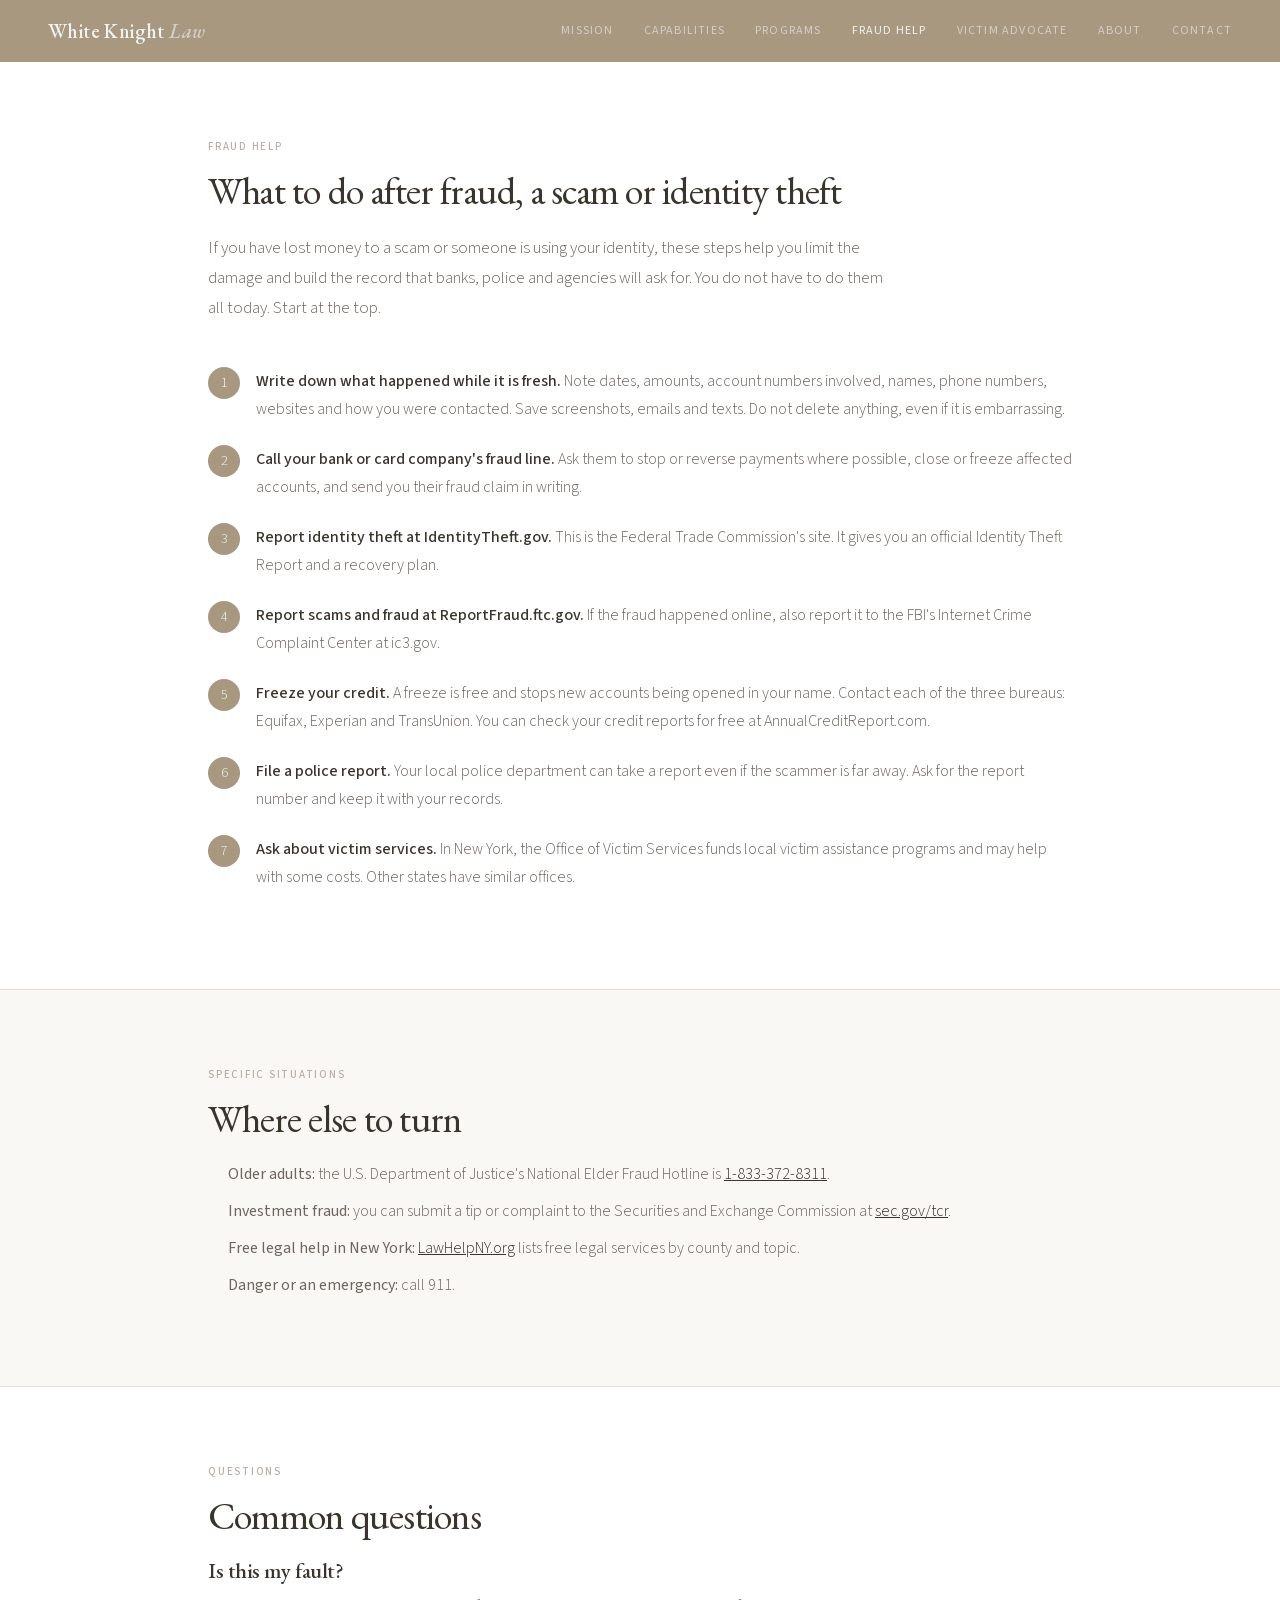
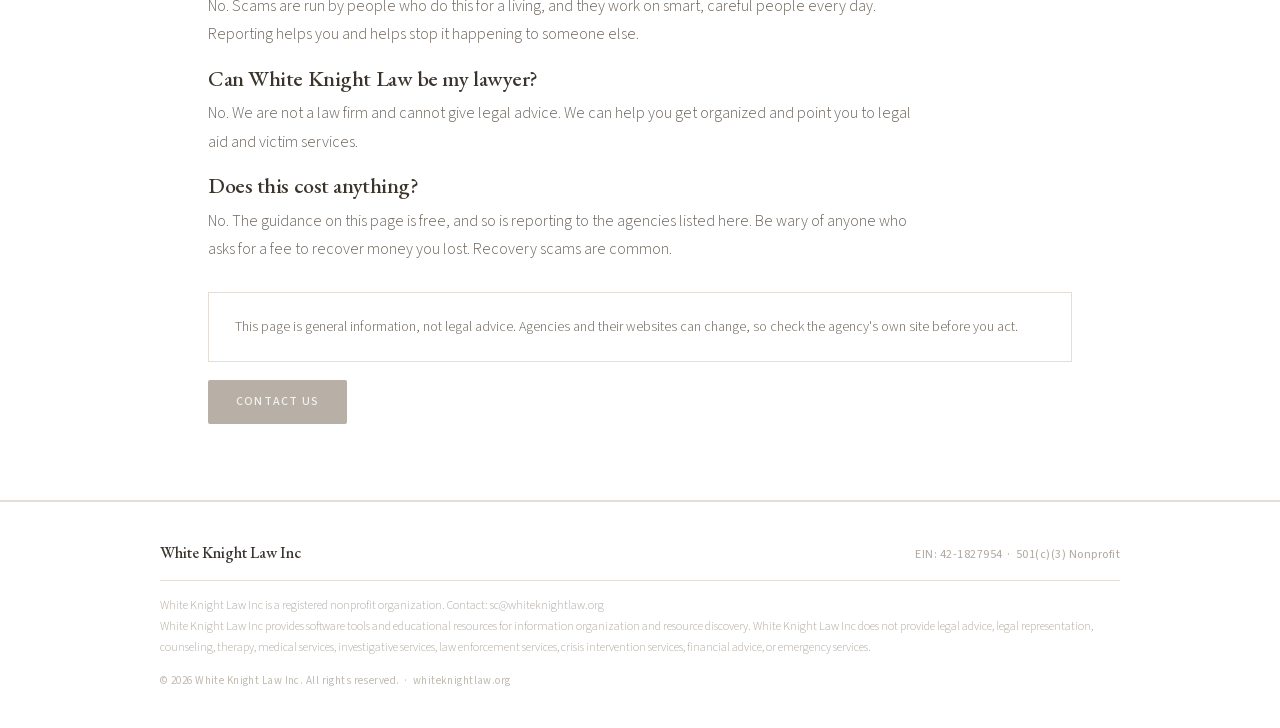
<file: fraud-resources.html>
<!DOCTYPE html><html lang="en" class="dark"><head><meta charset="utf-8"><meta name="viewport" content="width=device-width, initial-scale=1"><title>What to do after fraud or identity theft | White Knight Law</title><meta name="description" content="Step-by-step help after a scam, fraud or identity theft: where to report it, how to freeze your credit, and where to find free help. From White Knight Law Inc, a 501(c)(3) nonprofit."><link rel="icon" href="/icon.png" type="image/png"/><meta name="next-size-adjust"><link rel="stylesheet" href="/styles.css"/><link rel="canonical" href="https://whiteknightlaw.org/fraud-resources"/><link rel="stylesheet" href="/wk-extra.css"/><script src="/wk-config.js"></script><script src="/wk-analytics.js"></script></head><body class="__variable_d8ebd1 __variable_896f76 __variable_a3570b __variable_952d24 font-sans">
<next-route-announcer style="position: absolute;"></next-route-announcer><style>
  .wk-root { font-family:var(--font-source-sans),'Source Sans 3',sans-serif; background:#FAF8F5; color:#3A342C; font-size:16px; line-height:1.65; min-height:100vh; }
  .wk-root * { box-sizing:border-box; }
  .wk-header { background:#A89880; padding:0 48px; display:flex; align-items:center; justify-content:space-between; height:62px; position:sticky; top:0; z-index:100; }
  .wk-logo { font-family:var(--font-garamond),'EB Garamond',serif; font-size:20px; font-weight:500; color:#F0F4F0; letter-spacing:0.02em; text-decoration:none; cursor:pointer; }
  .wk-logo span { color:#D4CEC7; font-style:italic; }
  .wk-nav { display:flex; align-items:center; gap:30px; }
  .wk-nav a { font-size:12px; font-weight:400; letter-spacing:0.1em; text-transform:uppercase; color:#D4CEC7; text-decoration:none; transition:color 0.2s; }
  .wk-nav a:hover,.wk-nav a.active { color:#F0F4F0; }
  .wk-btn-header { font-size:12px; font-weight:500; letter-spacing:0.08em; text-transform:uppercase; background:transparent; color:#F0F4F0; border:1px solid rgba(157,176,159,0.45); padding:7px 18px; border-radius:2px; text-decoration:none; transition:background 0.2s,border-color 0.2s; cursor:pointer; }
  .wk-btn-header:hover { background:rgba(157,176,159,0.15); border-color:rgba(157,176,159,0.7); }
  .wk-btn-cta { display:inline-block; font-size:12px; font-weight:500; letter-spacing:0.1em; text-transform:uppercase; background:#B8B0A6; color:#F0F4F0; padding:12px 28px; border-radius:2px; text-decoration:none; transition:background 0.2s; cursor:pointer; border:none; }
  .wk-btn-cta:hover { background:#C0AA90; }
  .wk-eyebrow { font-size:11px; font-weight:500; letter-spacing:0.16em; text-transform:uppercase; color:#B8B0A6; margin-bottom:12px; }
  .wk-section { max-width:960px; margin:0 auto; padding:76px 48px; }
  .wk-section h2 { font-family:var(--font-garamond),'EB Garamond',serif; font-size:clamp(26px,3.5vw,38px); font-weight:400; color:#3A342C; margin-bottom:18px; line-height:1.22; }
  .wk-section h3 { font-family:var(--font-garamond),'EB Garamond',serif; font-size:22px; font-weight:500; color:#3A342C; margin-bottom:6px; line-height:1.3; }
  .wk-section-intro { font-size:17px; font-weight:300; color:#6E665E; max-width:680px; line-height:1.78; margin-bottom:44px; }
  .wk-rule { border:none; border-top:1px solid #E4DED7; margin:0; }
  .wk-surface { background:#FFFFFF; border-bottom:1px solid #E4DED7; }
  .wk-tint { background:#FAF8F5; border-bottom:1px solid #E4DED7; }
  .wk-footer { border-top:1px solid #E4DED7; padding:38px 48px; background:#FFFFFF; }
  .wk-footer-inner { max-width:960px; margin:0 auto; display:flex; flex-direction:column; gap:14px; }
  .wk-footer-top { display:flex; align-items:baseline; justify-content:space-between; flex-wrap:wrap; gap:8px; }
  .wk-footer-logo { font-family:var(--font-garamond),'EB Garamond',serif; font-size:16px; color:#3A342C; font-weight:500; }
  .wk-footer-meta { font-size:12px; color:#B0A89F; letter-spacing:0.04em; }
  .wk-footer-disclaimer { font-size:12px; font-weight:300; color:#B0A89F; line-height:1.75; padding-top:14px; border-top:1px solid #E4DED7; }
  .wk-footer-copy { font-size:11px; color:#C0BBB2; letter-spacing:0.04em; }
  @media (max-width:700px) {
    .wk-header { padding:0 20px; }
    .wk-nav { display:none; }
    .wk-section { padding:52px 24px; }
    .wk-footer { padding:30px 24px; }
  }

  .contact-grid { display:grid; grid-template-columns:1fr 1fr; gap:56px; margin-top:32px; }
  .contact-form { display:flex; flex-direction:column; gap:16px; }
  .contact-form label { font-size:12px; font-weight:500; letter-spacing:0.08em; text-transform:uppercase; color:#B8B0A6; margin-bottom:4px; display:block; }
  .contact-form input,.contact-form textarea,.contact-form select { font-family:var(--font-source-sans),'Source Sans 3',sans-serif; font-size:14px; font-weight:300; background:#FFFFFF; border:1px solid #D4CEC7; color:#3A342C; padding:10px 14px; border-radius:2px; outline:none; transition:border-color 0.2s; width:100%; }
  .contact-form input:focus,.contact-form textarea:focus { border-color:#B8B0A6; }
  .contact-info { display:flex; flex-direction:column; gap:24px; }
  .contact-info-item strong { display:block; font-family:var(--font-garamond),'EB Garamond',serif; font-size:17px; font-weight:500; color:#3A342C; margin-bottom:5px; }
  .contact-info-item p,.contact-info-item a { font-size:14px; font-weight:300; color:#6E665E; line-height:1.65; text-decoration:none; }
  .contact-info-item a:hover { color:#3A342C; }
  .identity-strip { background:#FFFFFF; border:1px solid #E4DED7; padding:28px 32px; margin-top:28px; }
  .identity-strip p { font-size:14px; font-weight:300; color:#6E665E; line-height:1.78; margin:0 0 10px; }
  .identity-strip p:last-child { margin:0; }
  @media (max-width:700px) { .contact-grid { grid-template-columns:1fr; } }
</style><div class="wk-root"><header class="wk-header"><span class="wk-logo">White Knight <span>Law</span></span><nav class="wk-nav"><a href="/#mission">Mission</a><a href="/#capabilities">Capabilities</a><a href="/programs">Programs</a><a href="/fraud-resources" class="active">Fraud Help</a><a href="/crime-victim-advocate">Victim Advocate</a><a href="/who-we-are">About</a><a href="/contact-us">Contact</a></nav></header><div class="wk-surface">
<section class="wk-section">
<p class="wk-eyebrow">Fraud help</p>
<h2>What to do after fraud, a scam or identity theft</h2>
<p class="wk-section-intro">If you have lost money to a scam or someone is using your identity, these steps help you limit the damage and build the record that banks, police and agencies will ask for. You do not have to do them all today. Start at the top.</p>
<ol class="wk-steps">
<li><strong>Write down what happened while it is fresh.</strong> Note dates, amounts, account numbers involved, names, phone numbers, websites and how you were contacted. Save screenshots, emails and texts. Do not delete anything, even if it is embarrassing.</li>
<li><strong>Call your bank or card company's fraud line.</strong> Ask them to stop or reverse payments where possible, close or freeze affected accounts, and send you their fraud claim in writing.</li>
<li><strong>Report identity theft at <a href="https://www.identitytheft.gov" rel="noopener">IdentityTheft.gov</a>.</strong> This is the Federal Trade Commission's site. It gives you an official Identity Theft Report and a recovery plan.</li>
<li><strong>Report scams and fraud at <a href="https://reportfraud.ftc.gov" rel="noopener">ReportFraud.ftc.gov</a>.</strong> If the fraud happened online, also report it to the FBI's Internet Crime Complaint Center at <a href="https://www.ic3.gov" rel="noopener">ic3.gov</a>.</li>
<li><strong>Freeze your credit.</strong> A freeze is free and stops new accounts being opened in your name. Contact each of the three bureaus: Equifax, Experian and TransUnion. You can check your credit reports for free at <a href="https://www.annualcreditreport.com" rel="noopener">AnnualCreditReport.com</a>.</li>
<li><strong>File a police report.</strong> Your local police department can take a report even if the scammer is far away. Ask for the report number and keep it with your records.</li>
<li><strong>Ask about victim services.</strong> In New York, the <a href="https://ovs.ny.gov" rel="noopener">Office of Victim Services</a> funds local victim assistance programs and may help with some costs. Other states have similar offices.</li>
</ol>
</section>
</div>
<div class="wk-tint">
<section class="wk-section">
<p class="wk-eyebrow">Specific situations</p>
<h2>Where else to turn</h2>
<ul class="wk-list">
<li><strong>Older adults:</strong> the U.S. Department of Justice's National Elder Fraud Hotline is <a href="tel:18333728311">1-833-372-8311</a>.</li>
<li><strong>Investment fraud:</strong> you can submit a tip or complaint to the Securities and Exchange Commission at <a href="https://www.sec.gov/tcr" rel="noopener">sec.gov/tcr</a>.</li>
<li><strong>Free legal help in New York:</strong> <a href="https://www.lawhelpny.org" rel="noopener">LawHelpNY.org</a> lists free legal services by county and topic.</li>
<li><strong>Danger or an emergency:</strong> call 911.</li>
</ul>
</section>
</div>
<div class="wk-surface">
<section class="wk-section">
<p class="wk-eyebrow">Questions</p>
<h2>Common questions</h2>
<div class="wk-prose">
<h3>Is this my fault?</h3>
<p>No. Scams are run by people who do this for a living, and they work on smart, careful people every day. Reporting helps you and helps stop it happening to someone else.</p>
<h3>Can White Knight Law be my lawyer?</h3>
<p>No. We are not a law firm and cannot give legal advice. We can help you get organized and point you to legal aid and victim services.</p>
<h3>Does this cost anything?</h3>
<p>No. The guidance on this page is free, and so is reporting to the agencies listed here. Be wary of anyone who asks for a fee to recover money you lost. Recovery scams are common.</p>
</div>
<div class="wk-note" style="margin-top:28px">This page is general information, not legal advice. Agencies and their websites can change, so check the agency's own site before you act.</div>
<a href="/contact-us" class="wk-btn-cta wk-cta-link">Contact us</a>
</section>
</div>
<footer class="wk-footer"><div class="wk-footer-inner"><div class="wk-footer-top"><span class="wk-footer-logo">White Knight Law Inc</span><span class="wk-footer-meta">EIN: 42-1827954 &nbsp;·&nbsp; 501(c)(3) Nonprofit</span></div><p class="wk-footer-disclaimer">White Knight Law Inc is a registered nonprofit organization. Contact: sc@whiteknightlaw.org<br>White Knight Law Inc provides software tools and educational resources for information organization and resource discovery. White Knight Law Inc does not provide legal advice, legal representation, counseling, therapy, medical services, investigative services, law enforcement services, crisis intervention services, financial advice, or emergency services.</p><p class="wk-footer-copy">© 2026 White Knight Law Inc. All rights reserved. &nbsp;·&nbsp; whiteknightlaw.org</p></div></footer></div></body></html>
</file>
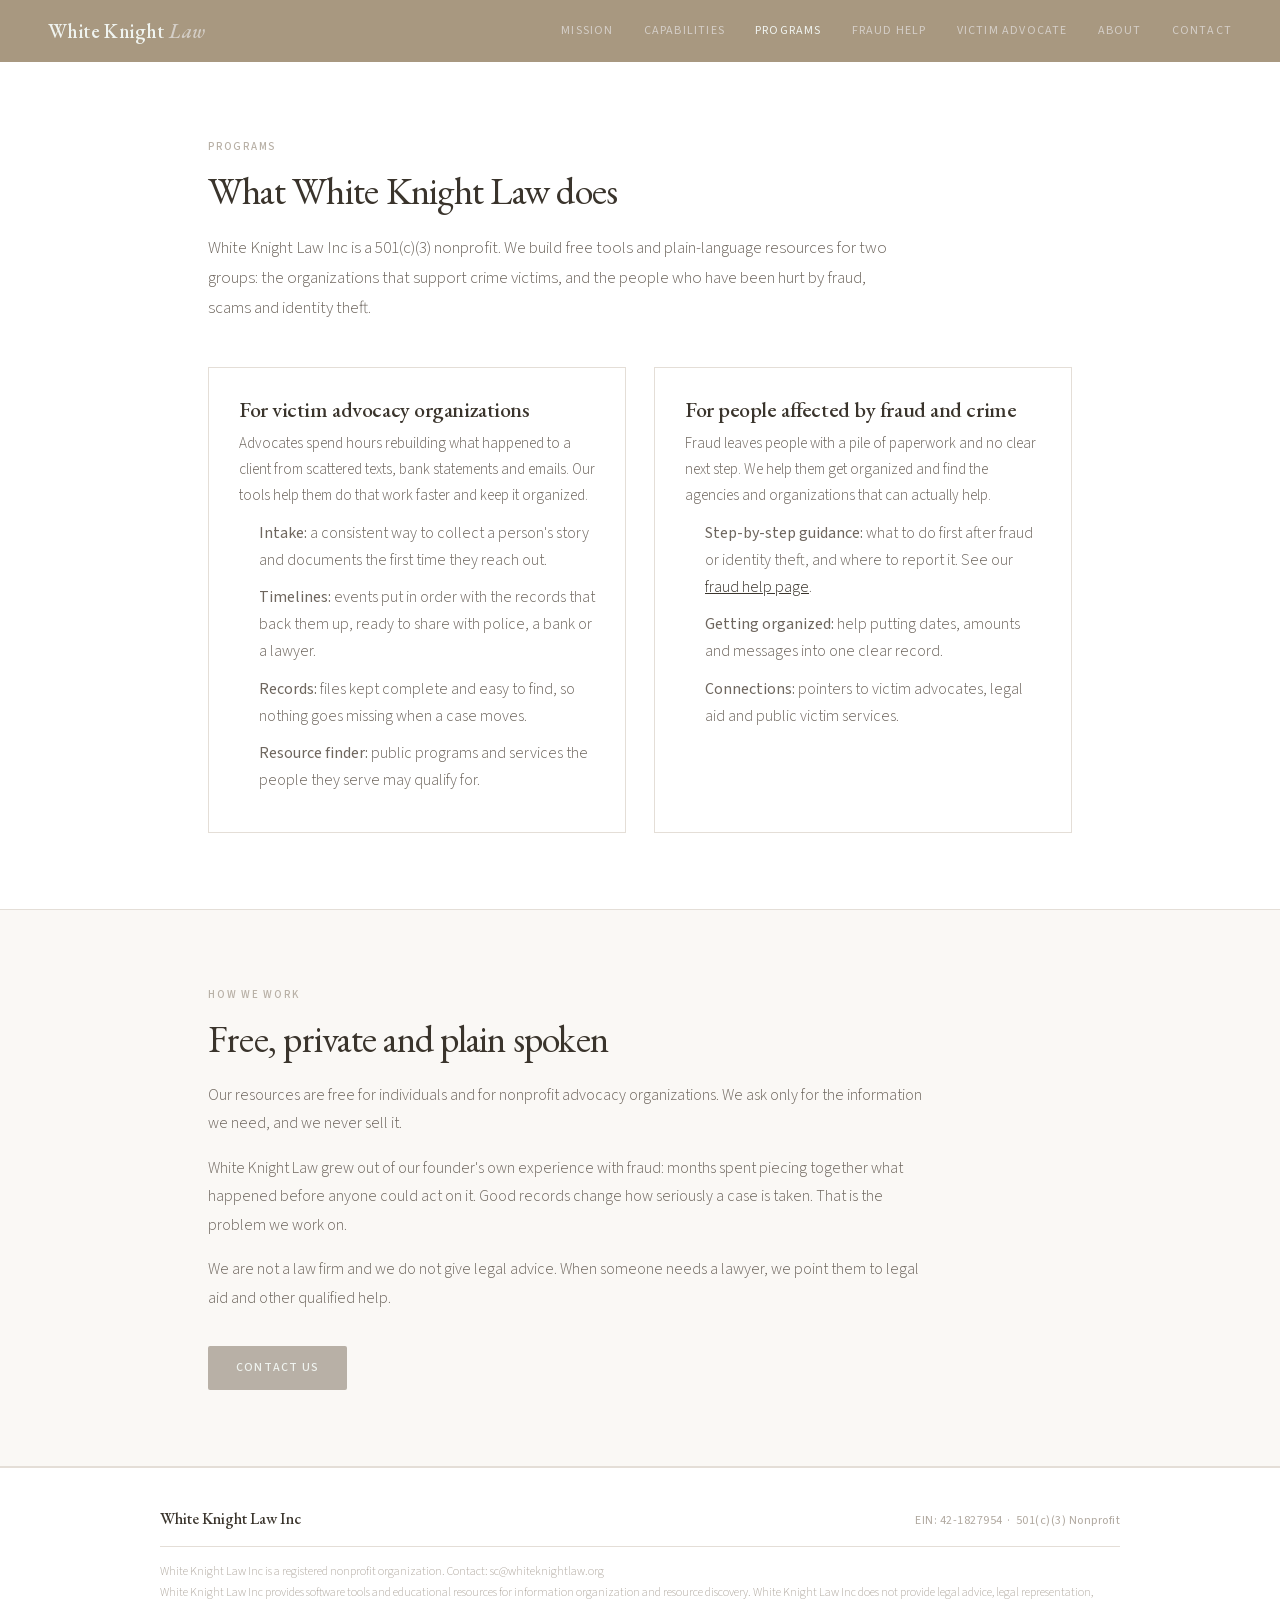
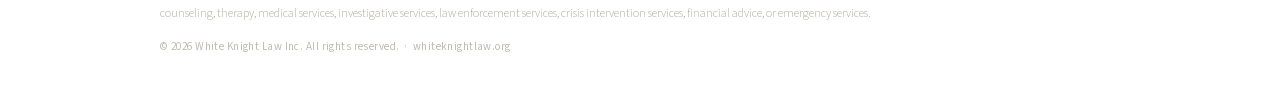
<file: programs.html>
<!DOCTYPE html><html lang="en" class="dark"><head><meta charset="utf-8"><meta name="viewport" content="width=device-width, initial-scale=1"><title>Programs | White Knight Law</title><meta name="description" content="Free tools for crime victim advocacy organizations and free guidance for people affected by fraud, scams and identity theft, from White Knight Law Inc, a 501(c)(3) nonprofit."><link rel="icon" href="/icon.png" type="image/png"/><meta name="next-size-adjust"><link rel="stylesheet" href="/styles.css"/><link rel="canonical" href="https://whiteknightlaw.org/programs"/><link rel="stylesheet" href="/wk-extra.css"/><script src="/wk-config.js"></script><script src="/wk-analytics.js"></script></head><body class="__variable_d8ebd1 __variable_896f76 __variable_a3570b __variable_952d24 font-sans">
<next-route-announcer style="position: absolute;"></next-route-announcer><style>
  .wk-root { font-family:var(--font-source-sans),'Source Sans 3',sans-serif; background:#FAF8F5; color:#3A342C; font-size:16px; line-height:1.65; min-height:100vh; }
  .wk-root * { box-sizing:border-box; }
  .wk-header { background:#A89880; padding:0 48px; display:flex; align-items:center; justify-content:space-between; height:62px; position:sticky; top:0; z-index:100; }
  .wk-logo { font-family:var(--font-garamond),'EB Garamond',serif; font-size:20px; font-weight:500; color:#F0F4F0; letter-spacing:0.02em; text-decoration:none; cursor:pointer; }
  .wk-logo span { color:#D4CEC7; font-style:italic; }
  .wk-nav { display:flex; align-items:center; gap:30px; }
  .wk-nav a { font-size:12px; font-weight:400; letter-spacing:0.1em; text-transform:uppercase; color:#D4CEC7; text-decoration:none; transition:color 0.2s; }
  .wk-nav a:hover,.wk-nav a.active { color:#F0F4F0; }
  .wk-btn-header { font-size:12px; font-weight:500; letter-spacing:0.08em; text-transform:uppercase; background:transparent; color:#F0F4F0; border:1px solid rgba(157,176,159,0.45); padding:7px 18px; border-radius:2px; text-decoration:none; transition:background 0.2s,border-color 0.2s; cursor:pointer; }
  .wk-btn-header:hover { background:rgba(157,176,159,0.15); border-color:rgba(157,176,159,0.7); }
  .wk-btn-cta { display:inline-block; font-size:12px; font-weight:500; letter-spacing:0.1em; text-transform:uppercase; background:#B8B0A6; color:#F0F4F0; padding:12px 28px; border-radius:2px; text-decoration:none; transition:background 0.2s; cursor:pointer; border:none; }
  .wk-btn-cta:hover { background:#C0AA90; }
  .wk-eyebrow { font-size:11px; font-weight:500; letter-spacing:0.16em; text-transform:uppercase; color:#B8B0A6; margin-bottom:12px; }
  .wk-section { max-width:960px; margin:0 auto; padding:76px 48px; }
  .wk-section h2 { font-family:var(--font-garamond),'EB Garamond',serif; font-size:clamp(26px,3.5vw,38px); font-weight:400; color:#3A342C; margin-bottom:18px; line-height:1.22; }
  .wk-section h3 { font-family:var(--font-garamond),'EB Garamond',serif; font-size:22px; font-weight:500; color:#3A342C; margin-bottom:6px; line-height:1.3; }
  .wk-section-intro { font-size:17px; font-weight:300; color:#6E665E; max-width:680px; line-height:1.78; margin-bottom:44px; }
  .wk-rule { border:none; border-top:1px solid #E4DED7; margin:0; }
  .wk-surface { background:#FFFFFF; border-bottom:1px solid #E4DED7; }
  .wk-tint { background:#FAF8F5; border-bottom:1px solid #E4DED7; }
  .wk-footer { border-top:1px solid #E4DED7; padding:38px 48px; background:#FFFFFF; }
  .wk-footer-inner { max-width:960px; margin:0 auto; display:flex; flex-direction:column; gap:14px; }
  .wk-footer-top { display:flex; align-items:baseline; justify-content:space-between; flex-wrap:wrap; gap:8px; }
  .wk-footer-logo { font-family:var(--font-garamond),'EB Garamond',serif; font-size:16px; color:#3A342C; font-weight:500; }
  .wk-footer-meta { font-size:12px; color:#B0A89F; letter-spacing:0.04em; }
  .wk-footer-disclaimer { font-size:12px; font-weight:300; color:#B0A89F; line-height:1.75; padding-top:14px; border-top:1px solid #E4DED7; }
  .wk-footer-copy { font-size:11px; color:#C0BBB2; letter-spacing:0.04em; }
  @media (max-width:700px) {
    .wk-header { padding:0 20px; }
    .wk-nav { display:none; }
    .wk-section { padding:52px 24px; }
    .wk-footer { padding:30px 24px; }
  }

  .contact-grid { display:grid; grid-template-columns:1fr 1fr; gap:56px; margin-top:32px; }
  .contact-form { display:flex; flex-direction:column; gap:16px; }
  .contact-form label { font-size:12px; font-weight:500; letter-spacing:0.08em; text-transform:uppercase; color:#B8B0A6; margin-bottom:4px; display:block; }
  .contact-form input,.contact-form textarea,.contact-form select { font-family:var(--font-source-sans),'Source Sans 3',sans-serif; font-size:14px; font-weight:300; background:#FFFFFF; border:1px solid #D4CEC7; color:#3A342C; padding:10px 14px; border-radius:2px; outline:none; transition:border-color 0.2s; width:100%; }
  .contact-form input:focus,.contact-form textarea:focus { border-color:#B8B0A6; }
  .contact-info { display:flex; flex-direction:column; gap:24px; }
  .contact-info-item strong { display:block; font-family:var(--font-garamond),'EB Garamond',serif; font-size:17px; font-weight:500; color:#3A342C; margin-bottom:5px; }
  .contact-info-item p,.contact-info-item a { font-size:14px; font-weight:300; color:#6E665E; line-height:1.65; text-decoration:none; }
  .contact-info-item a:hover { color:#3A342C; }
  .identity-strip { background:#FFFFFF; border:1px solid #E4DED7; padding:28px 32px; margin-top:28px; }
  .identity-strip p { font-size:14px; font-weight:300; color:#6E665E; line-height:1.78; margin:0 0 10px; }
  .identity-strip p:last-child { margin:0; }
  @media (max-width:700px) { .contact-grid { grid-template-columns:1fr; } }
</style><div class="wk-root"><header class="wk-header"><span class="wk-logo">White Knight <span>Law</span></span><nav class="wk-nav"><a href="/#mission">Mission</a><a href="/#capabilities">Capabilities</a><a href="/programs" class="active">Programs</a><a href="/fraud-resources">Fraud Help</a><a href="/crime-victim-advocate">Victim Advocate</a><a href="/who-we-are">About</a><a href="/contact-us">Contact</a></nav></header><div class="wk-surface">
<section class="wk-section">
<p class="wk-eyebrow">Programs</p>
<h2>What White Knight Law does</h2>
<p class="wk-section-intro">White Knight Law Inc is a 501(c)(3) nonprofit. We build free tools and plain-language resources for two groups: the organizations that support crime victims, and the people who have been hurt by fraud, scams and identity theft.</p>
<div class="wk-card-grid">
<div class="wk-card">
<h3>For victim advocacy organizations</h3>
<p>Advocates spend hours rebuilding what happened to a client from scattered texts, bank statements and emails. Our tools help them do that work faster and keep it organized.</p>
<ul class="wk-list">
<li><strong>Intake:</strong> a consistent way to collect a person's story and documents the first time they reach out.</li>
<li><strong>Timelines:</strong> events put in order with the records that back them up, ready to share with police, a bank or a lawyer.</li>
<li><strong>Records:</strong> files kept complete and easy to find, so nothing goes missing when a case moves.</li>
<li><strong>Resource finder:</strong> public programs and services the people they serve may qualify for.</li>
</ul>
</div>
<div class="wk-card">
<h3>For people affected by fraud and crime</h3>
<p>Fraud leaves people with a pile of paperwork and no clear next step. We help them get organized and find the agencies and organizations that can actually help.</p>
<ul class="wk-list">
<li><strong>Step-by-step guidance:</strong> what to do first after fraud or identity theft, and where to report it. See our <a href="/fraud-resources">fraud help page</a>.</li>
<li><strong>Getting organized:</strong> help putting dates, amounts and messages into one clear record.</li>
<li><strong>Connections:</strong> pointers to victim advocates, legal aid and public victim services.</li>
</ul>
</div>
</div>
</section>
</div>
<div class="wk-tint">
<section class="wk-section">
<p class="wk-eyebrow">How we work</p>
<h2>Free, private and plain spoken</h2>
<div class="wk-prose">
<p>Our resources are free for individuals and for nonprofit advocacy organizations. We ask only for the information we need, and we never sell it.</p>
<p>White Knight Law grew out of our founder's own experience with fraud: months spent piecing together what happened before anyone could act on it. Good records change how seriously a case is taken. That is the problem we work on.</p>
<p>We are not a law firm and we do not give legal advice. When someone needs a lawyer, we point them to legal aid and other qualified help.</p>
</div>
<a href="/contact-us" class="wk-btn-cta wk-cta-link">Contact us</a>
</section>
</div>
<footer class="wk-footer"><div class="wk-footer-inner"><div class="wk-footer-top"><span class="wk-footer-logo">White Knight Law Inc</span><span class="wk-footer-meta">EIN: 42-1827954 &nbsp;·&nbsp; 501(c)(3) Nonprofit</span></div><p class="wk-footer-disclaimer">White Knight Law Inc is a registered nonprofit organization. Contact: sc@whiteknightlaw.org<br>White Knight Law Inc provides software tools and educational resources for information organization and resource discovery. White Knight Law Inc does not provide legal advice, legal representation, counseling, therapy, medical services, investigative services, law enforcement services, crisis intervention services, financial advice, or emergency services.</p><p class="wk-footer-copy">© 2026 White Knight Law Inc. All rights reserved. &nbsp;·&nbsp; whiteknightlaw.org</p></div></footer></div></body></html>
</file>
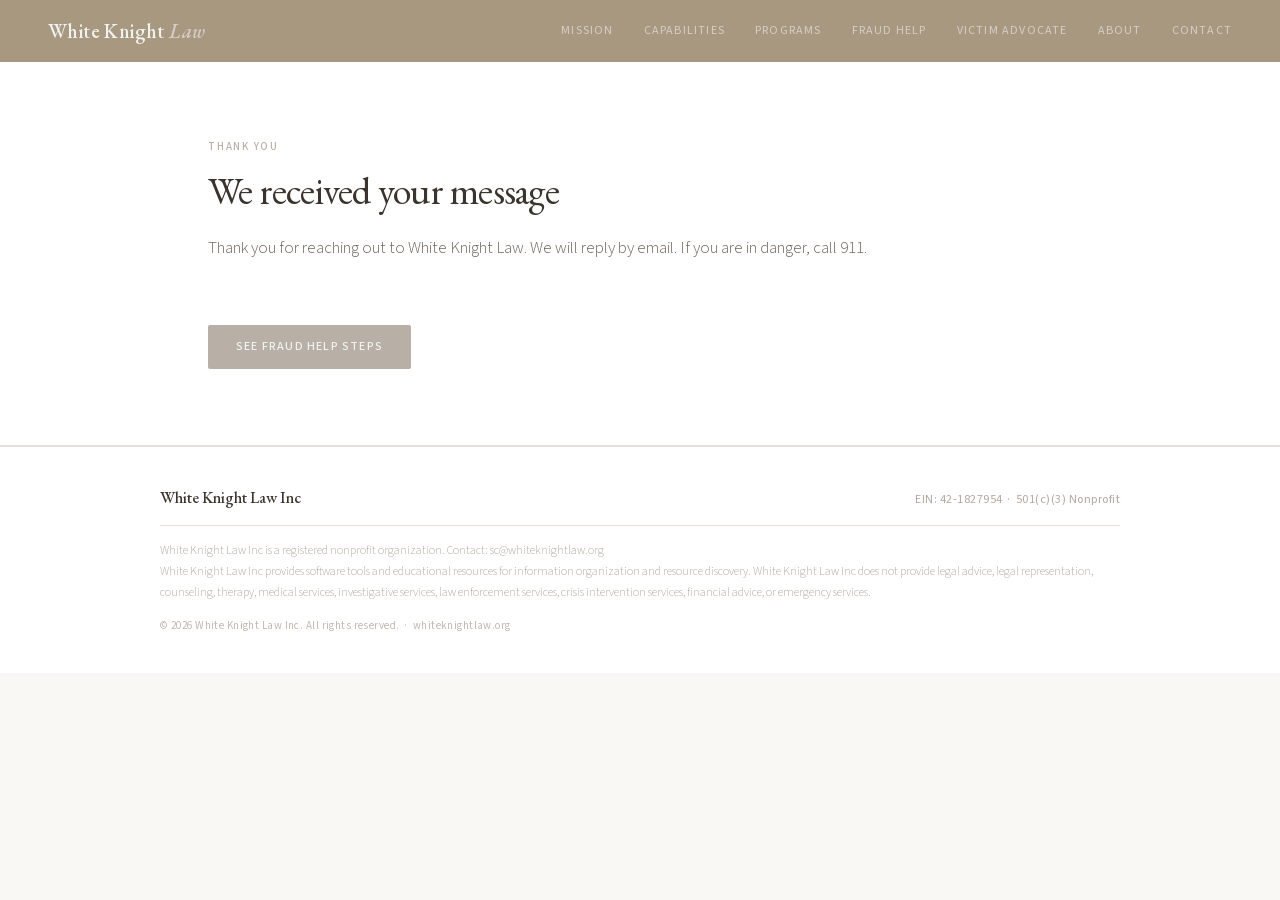
<file: thank-you.html>
<!DOCTYPE html><html lang="en" class="dark"><head><meta charset="utf-8"><meta name="viewport" content="width=device-width, initial-scale=1"><title>Thank you | White Knight Law</title><meta name="description" content="Your message to White Knight Law was received."><link rel="icon" href="/icon.png" type="image/png"/><meta name="next-size-adjust"><link rel="stylesheet" href="/styles.css"/><link rel="canonical" href="https://whiteknightlaw.org/thank-you"/><link rel="stylesheet" href="/wk-extra.css"/><meta name="robots" content="noindex"><script>window.WKL_LEAD_PAGE = (new URLSearchParams(location.search)).get("from") || "contact";</script><script src="/wk-config.js"></script><script src="/wk-analytics.js"></script></head><body class="__variable_d8ebd1 __variable_896f76 __variable_a3570b __variable_952d24 font-sans">
<next-route-announcer style="position: absolute;"></next-route-announcer><style>
  .wk-root { font-family:var(--font-source-sans),'Source Sans 3',sans-serif; background:#FAF8F5; color:#3A342C; font-size:16px; line-height:1.65; min-height:100vh; }
  .wk-root * { box-sizing:border-box; }
  .wk-header { background:#A89880; padding:0 48px; display:flex; align-items:center; justify-content:space-between; height:62px; position:sticky; top:0; z-index:100; }
  .wk-logo { font-family:var(--font-garamond),'EB Garamond',serif; font-size:20px; font-weight:500; color:#F0F4F0; letter-spacing:0.02em; text-decoration:none; cursor:pointer; }
  .wk-logo span { color:#D4CEC7; font-style:italic; }
  .wk-nav { display:flex; align-items:center; gap:30px; }
  .wk-nav a { font-size:12px; font-weight:400; letter-spacing:0.1em; text-transform:uppercase; color:#D4CEC7; text-decoration:none; transition:color 0.2s; }
  .wk-nav a:hover,.wk-nav a.active { color:#F0F4F0; }
  .wk-btn-header { font-size:12px; font-weight:500; letter-spacing:0.08em; text-transform:uppercase; background:transparent; color:#F0F4F0; border:1px solid rgba(157,176,159,0.45); padding:7px 18px; border-radius:2px; text-decoration:none; transition:background 0.2s,border-color 0.2s; cursor:pointer; }
  .wk-btn-header:hover { background:rgba(157,176,159,0.15); border-color:rgba(157,176,159,0.7); }
  .wk-btn-cta { display:inline-block; font-size:12px; font-weight:500; letter-spacing:0.1em; text-transform:uppercase; background:#B8B0A6; color:#F0F4F0; padding:12px 28px; border-radius:2px; text-decoration:none; transition:background 0.2s; cursor:pointer; border:none; }
  .wk-btn-cta:hover { background:#C0AA90; }
  .wk-eyebrow { font-size:11px; font-weight:500; letter-spacing:0.16em; text-transform:uppercase; color:#B8B0A6; margin-bottom:12px; }
  .wk-section { max-width:960px; margin:0 auto; padding:76px 48px; }
  .wk-section h2 { font-family:var(--font-garamond),'EB Garamond',serif; font-size:clamp(26px,3.5vw,38px); font-weight:400; color:#3A342C; margin-bottom:18px; line-height:1.22; }
  .wk-section h3 { font-family:var(--font-garamond),'EB Garamond',serif; font-size:22px; font-weight:500; color:#3A342C; margin-bottom:6px; line-height:1.3; }
  .wk-section-intro { font-size:17px; font-weight:300; color:#6E665E; max-width:680px; line-height:1.78; margin-bottom:44px; }
  .wk-rule { border:none; border-top:1px solid #E4DED7; margin:0; }
  .wk-surface { background:#FFFFFF; border-bottom:1px solid #E4DED7; }
  .wk-tint { background:#FAF8F5; border-bottom:1px solid #E4DED7; }
  .wk-footer { border-top:1px solid #E4DED7; padding:38px 48px; background:#FFFFFF; }
  .wk-footer-inner { max-width:960px; margin:0 auto; display:flex; flex-direction:column; gap:14px; }
  .wk-footer-top { display:flex; align-items:baseline; justify-content:space-between; flex-wrap:wrap; gap:8px; }
  .wk-footer-logo { font-family:var(--font-garamond),'EB Garamond',serif; font-size:16px; color:#3A342C; font-weight:500; }
  .wk-footer-meta { font-size:12px; color:#B0A89F; letter-spacing:0.04em; }
  .wk-footer-disclaimer { font-size:12px; font-weight:300; color:#B0A89F; line-height:1.75; padding-top:14px; border-top:1px solid #E4DED7; }
  .wk-footer-copy { font-size:11px; color:#C0BBB2; letter-spacing:0.04em; }
  @media (max-width:700px) {
    .wk-header { padding:0 20px; }
    .wk-nav { display:none; }
    .wk-section { padding:52px 24px; }
    .wk-footer { padding:30px 24px; }
  }

  .contact-grid { display:grid; grid-template-columns:1fr 1fr; gap:56px; margin-top:32px; }
  .contact-form { display:flex; flex-direction:column; gap:16px; }
  .contact-form label { font-size:12px; font-weight:500; letter-spacing:0.08em; text-transform:uppercase; color:#B8B0A6; margin-bottom:4px; display:block; }
  .contact-form input,.contact-form textarea,.contact-form select { font-family:var(--font-source-sans),'Source Sans 3',sans-serif; font-size:14px; font-weight:300; background:#FFFFFF; border:1px solid #D4CEC7; color:#3A342C; padding:10px 14px; border-radius:2px; outline:none; transition:border-color 0.2s; width:100%; }
  .contact-form input:focus,.contact-form textarea:focus { border-color:#B8B0A6; }
  .contact-info { display:flex; flex-direction:column; gap:24px; }
  .contact-info-item strong { display:block; font-family:var(--font-garamond),'EB Garamond',serif; font-size:17px; font-weight:500; color:#3A342C; margin-bottom:5px; }
  .contact-info-item p,.contact-info-item a { font-size:14px; font-weight:300; color:#6E665E; line-height:1.65; text-decoration:none; }
  .contact-info-item a:hover { color:#3A342C; }
  .identity-strip { background:#FFFFFF; border:1px solid #E4DED7; padding:28px 32px; margin-top:28px; }
  .identity-strip p { font-size:14px; font-weight:300; color:#6E665E; line-height:1.78; margin:0 0 10px; }
  .identity-strip p:last-child { margin:0; }
  @media (max-width:700px) { .contact-grid { grid-template-columns:1fr; } }
</style><div class="wk-root"><header class="wk-header"><span class="wk-logo">White Knight <span>Law</span></span><nav class="wk-nav"><a href="/#mission">Mission</a><a href="/#capabilities">Capabilities</a><a href="/programs">Programs</a><a href="/fraud-resources">Fraud Help</a><a href="/crime-victim-advocate">Victim Advocate</a><a href="/who-we-are">About</a><a href="/contact-us">Contact</a></nav></header><div class="wk-surface">
<section class="wk-section">
<p class="wk-eyebrow">Thank you</p>
<h2>We received your message</h2>
<p class="wk-section-intro">Thank you for reaching out to White Knight Law. We will reply by email. If you are in danger, call 911.</p>
<a href="/fraud-resources" class="wk-btn-cta wk-cta-link">See fraud help steps</a>
</section>
</div>
<footer class="wk-footer"><div class="wk-footer-inner"><div class="wk-footer-top"><span class="wk-footer-logo">White Knight Law Inc</span><span class="wk-footer-meta">EIN: 42-1827954 &nbsp;·&nbsp; 501(c)(3) Nonprofit</span></div><p class="wk-footer-disclaimer">White Knight Law Inc is a registered nonprofit organization. Contact: sc@whiteknightlaw.org<br>White Knight Law Inc provides software tools and educational resources for information organization and resource discovery. White Knight Law Inc does not provide legal advice, legal representation, counseling, therapy, medical services, investigative services, law enforcement services, crisis intervention services, financial advice, or emergency services.</p><p class="wk-footer-copy">© 2026 White Knight Law Inc. All rights reserved. &nbsp;·&nbsp; whiteknightlaw.org</p></div></footer></div></body></html>
</file>
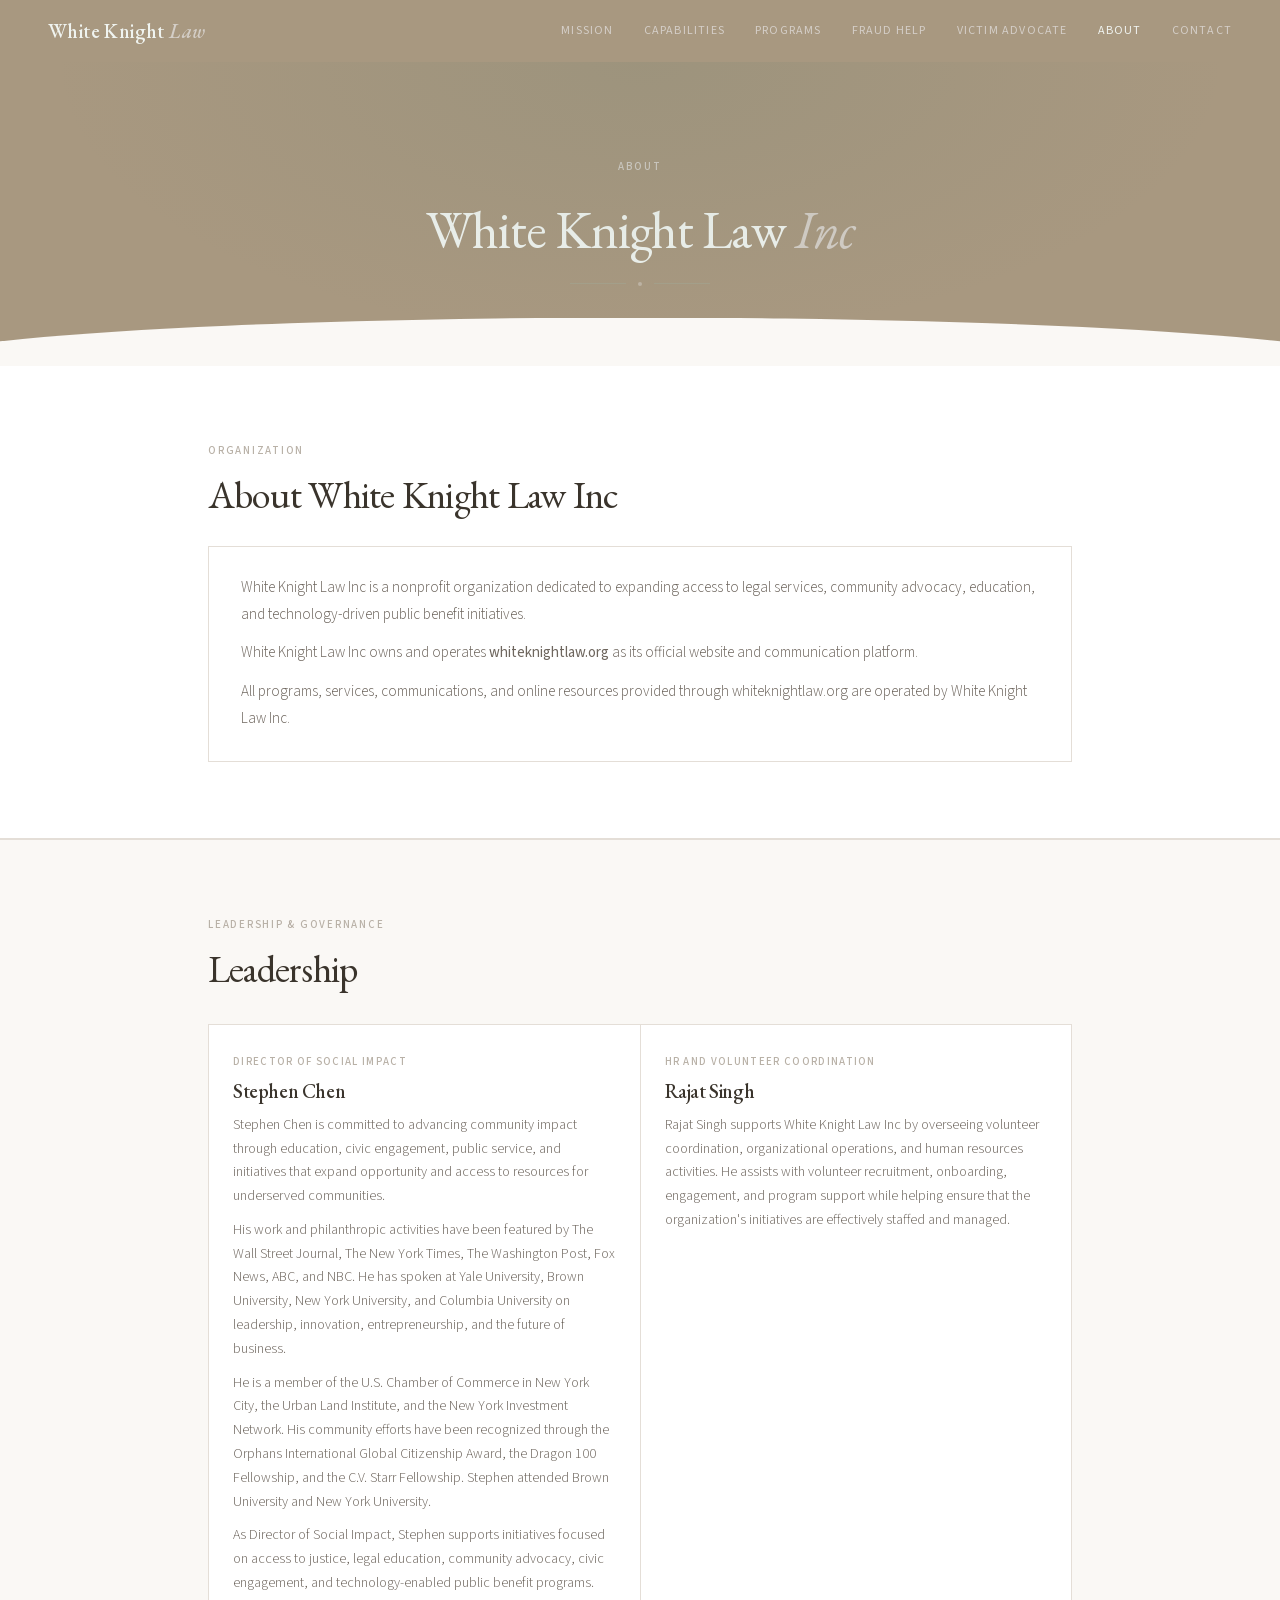
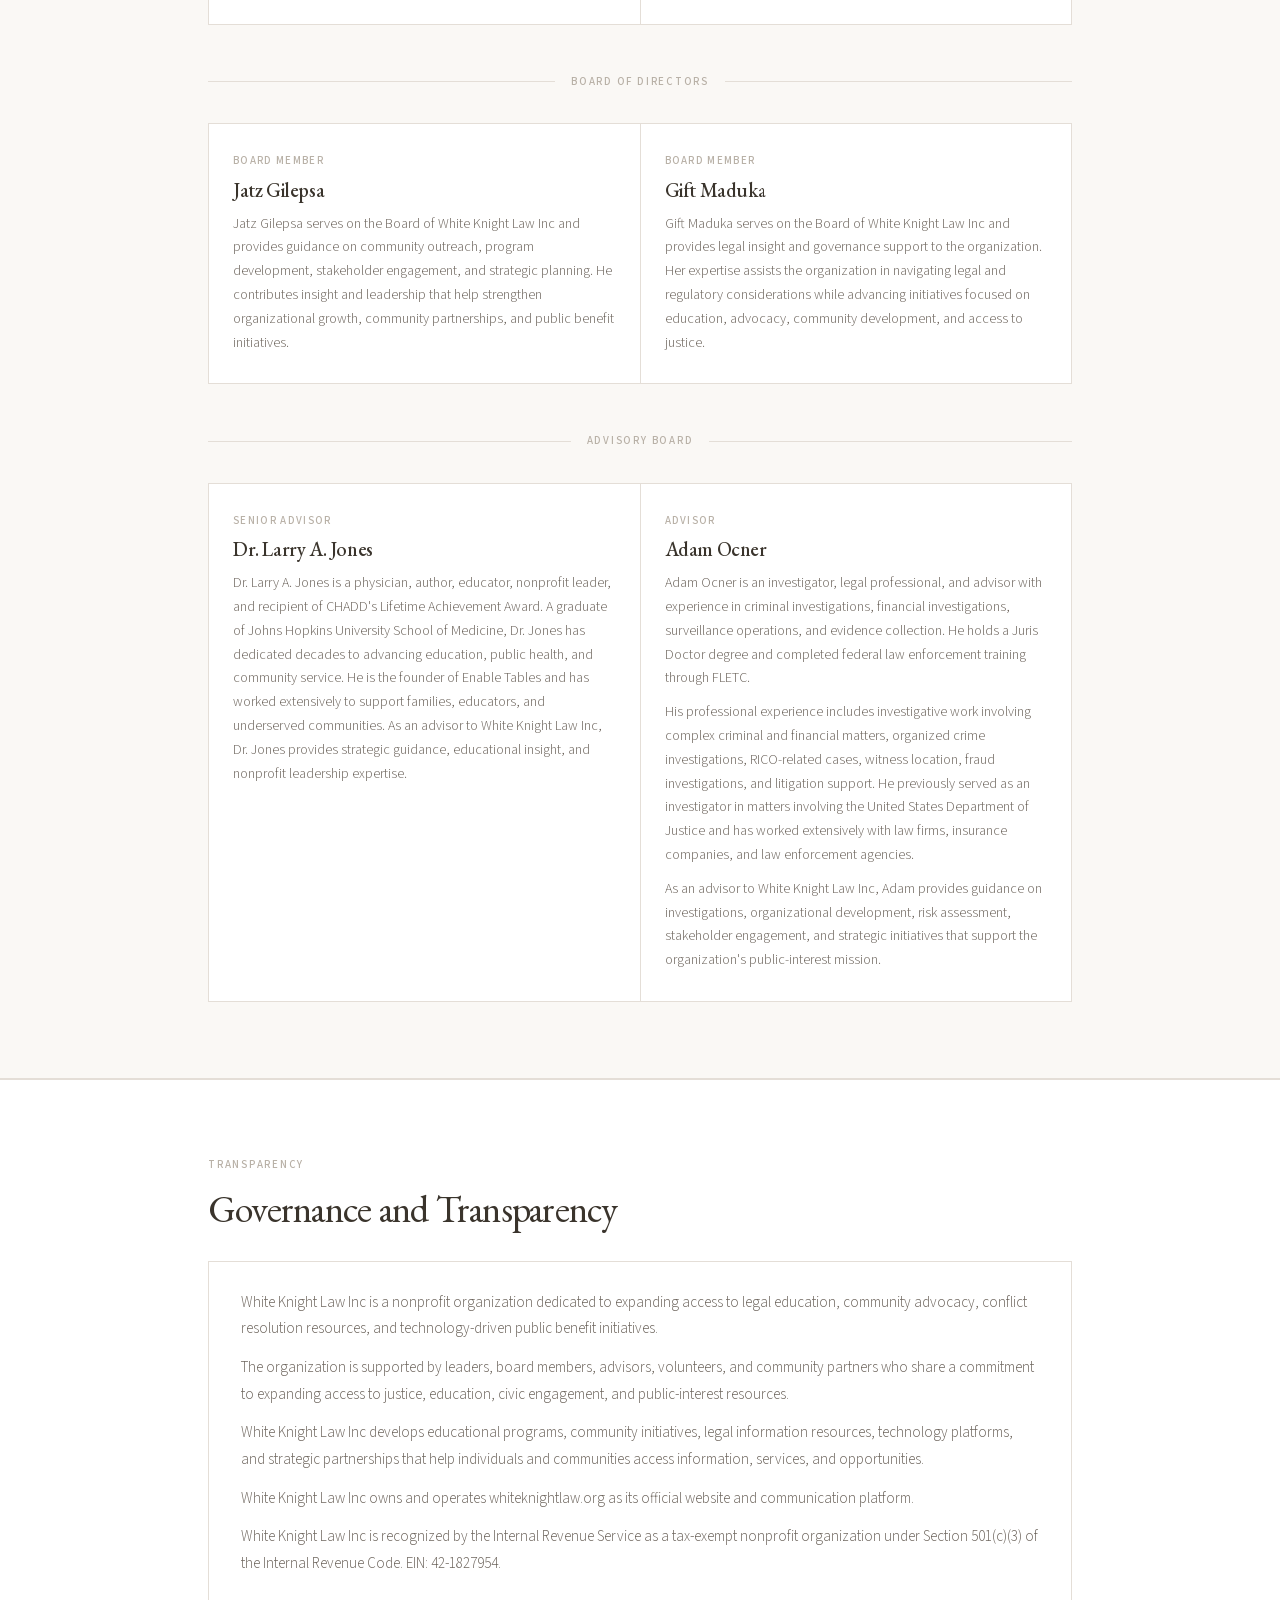
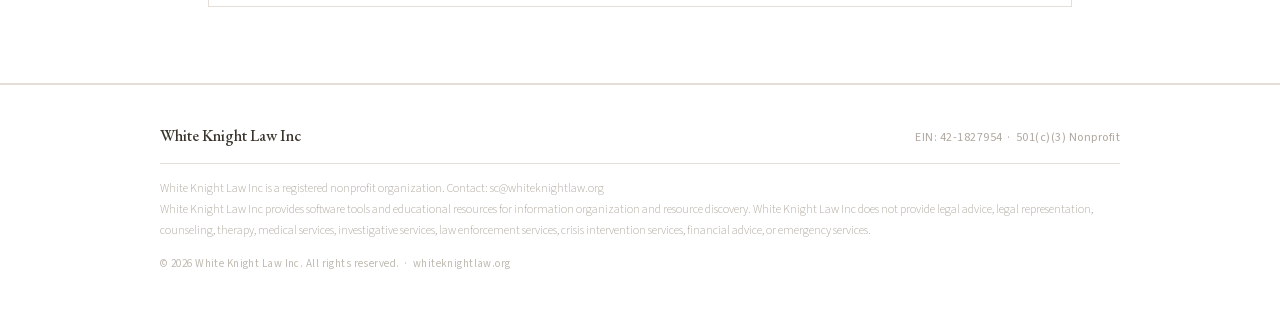
<file: who-we-are.html>
<!DOCTYPE html><html lang="en" class="dark"><head><meta charset="utf-8"><meta name="viewport" content="width=device-width, initial-scale=1"><title>About White Knight Law | Leadership and board</title><meta name="description" content="Who runs White Knight Law Inc, a 501(c)(3) nonprofit supporting crime victim advocates and people affected by fraud."><link rel="icon" href="/icon.png" type="image/png"/><meta name="next-size-adjust"><link rel="stylesheet" href="/styles.css"/><link rel="canonical" href="https://whiteknightlaw.org/who-we-are"/><link rel="stylesheet" href="/wk-extra.css"/><script src="/wk-config.js"></script><script src="/wk-analytics.js"></script></head><body class="__variable_d8ebd1 __variable_896f76 __variable_a3570b __variable_952d24 font-sans">
<next-route-announcer style="position: absolute;"></next-route-announcer><style>
  .wk-root { font-family:var(--font-source-sans),'Source Sans 3',sans-serif; background:#FAF8F5; color:#3A342C; font-size:16px; line-height:1.65; min-height:100vh; }
  .wk-root * { box-sizing:border-box; }
  .wk-header { background:#A89880; padding:0 48px; display:flex; align-items:center; justify-content:space-between; height:62px; position:sticky; top:0; z-index:100; }
  .wk-logo { font-family:var(--font-garamond),'EB Garamond',serif; font-size:20px; font-weight:500; color:#F0F4F0; letter-spacing:0.02em; text-decoration:none; cursor:pointer; }
  .wk-logo span { color:#D4CEC7; font-style:italic; }
  .wk-nav { display:flex; align-items:center; gap:30px; }
  .wk-nav a { font-size:12px; font-weight:400; letter-spacing:0.1em; text-transform:uppercase; color:#D4CEC7; text-decoration:none; transition:color 0.2s; }
  .wk-nav a:hover,.wk-nav a.active { color:#F0F4F0; }
  .wk-btn-header { font-size:12px; font-weight:500; letter-spacing:0.08em; text-transform:uppercase; background:transparent; color:#F0F4F0; border:1px solid rgba(157,176,159,0.45); padding:7px 18px; border-radius:2px; text-decoration:none; transition:background 0.2s,border-color 0.2s; cursor:pointer; }
  .wk-btn-header:hover { background:rgba(157,176,159,0.15); border-color:rgba(157,176,159,0.7); }
  .wk-btn-cta { display:inline-block; font-size:12px; font-weight:500; letter-spacing:0.1em; text-transform:uppercase; background:#B8B0A6; color:#F0F4F0; padding:12px 28px; border-radius:2px; text-decoration:none; transition:background 0.2s; cursor:pointer; border:none; }
  .wk-btn-cta:hover { background:#C0AA90; }
  .wk-eyebrow { font-size:11px; font-weight:500; letter-spacing:0.16em; text-transform:uppercase; color:#B8B0A6; margin-bottom:12px; }
  .wk-section { max-width:960px; margin:0 auto; padding:76px 48px; }
  .wk-section h2 { font-family:var(--font-garamond),'EB Garamond',serif; font-size:clamp(26px,3.5vw,38px); font-weight:400; color:#3A342C; margin-bottom:18px; line-height:1.22; }
  .wk-section h3 { font-family:var(--font-garamond),'EB Garamond',serif; font-size:22px; font-weight:500; color:#3A342C; margin-bottom:6px; line-height:1.3; }
  .wk-section-intro { font-size:17px; font-weight:300; color:#6E665E; max-width:680px; line-height:1.78; margin-bottom:44px; }
  .wk-rule { border:none; border-top:1px solid #E4DED7; margin:0; }
  .wk-surface { background:#FFFFFF; border-bottom:1px solid #E4DED7; }
  .wk-tint { background:#FAF8F5; border-bottom:1px solid #E4DED7; }
  .wk-footer { border-top:1px solid #E4DED7; padding:38px 48px; background:#FFFFFF; }
  .wk-footer-inner { max-width:960px; margin:0 auto; display:flex; flex-direction:column; gap:14px; }
  .wk-footer-top { display:flex; align-items:baseline; justify-content:space-between; flex-wrap:wrap; gap:8px; }
  .wk-footer-logo { font-family:var(--font-garamond),'EB Garamond',serif; font-size:16px; color:#3A342C; font-weight:500; }
  .wk-footer-meta { font-size:12px; color:#B0A89F; letter-spacing:0.04em; }
  .wk-footer-disclaimer { font-size:12px; font-weight:300; color:#B0A89F; line-height:1.75; padding-top:14px; border-top:1px solid #E4DED7; }
  .wk-footer-copy { font-size:11px; color:#C0BBB2; letter-spacing:0.04em; }
  @media (max-width:700px) {
    .wk-header { padding:0 20px; }
    .wk-nav { display:none; }
    .wk-section { padding:52px 24px; }
    .wk-footer { padding:30px 24px; }
  }

  .wk-hero { background:#A89880; padding:96px 48px 80px; text-align:center; position:relative; overflow:hidden; }
  .wk-hero::before { content:''; position:absolute; inset:0; background:radial-gradient(ellipse at 50% 0%,rgba(107,127,110,0.18) 0%,transparent 65%); pointer-events:none; }
  .wk-hero::after { content:''; display:block; position:absolute; bottom:0; left:0; right:0; height:48px; background:#FAF8F5; clip-path:ellipse(58% 100% at 50% 100%); }
  .wk-hero-eyebrow { font-size:11px; font-weight:500; letter-spacing:0.2em; text-transform:uppercase; color:#D4CEC7; margin-bottom:22px; }
  .wk-hero h1 { font-family:var(--font-garamond),'EB Garamond',serif; font-size:clamp(32px,5vw,52px); font-weight:400; color:#F0F4F0; line-height:1.22; max-width:680px; margin:0 auto 20px; }
  .wk-hero h1 em { font-style:italic; color:#D4CEC7; }
  .wk-hero-rule { display:flex; align-items:center; gap:12px; max-width:140px; margin:0 auto; }
  .wk-hero-rule::before,.wk-hero-rule::after { content:''; flex:1; height:1px; background:rgba(157,176,159,0.35); }
  .wk-hero-dot { width:4px; height:4px; border-radius:50%; background:#D4CEC7; opacity:0.5; }
  .person-grid { display:grid; grid-template-columns:repeat(auto-fit,minmax(260px,1fr)); gap:1px; background:#E4DED7; border:1px solid #E4DED7; margin-top:32px; }
  .person-card { background:#FFFFFF; padding:28px 24px; transition:background 0.2s; }
  .person-card:hover { background:#FAF8F5; }
  .person-card .role { font-size:11px; font-weight:500; letter-spacing:0.12em; text-transform:uppercase; color:#B8B0A6; margin-bottom:6px; }
  .person-card h3 { font-family:var(--font-garamond),'EB Garamond',serif; font-size:20px; font-weight:500; color:#3A342C; margin-bottom:10px; }
  .person-card p { font-size:14px; font-weight:300; color:#6E665E; line-height:1.7; margin:0; }
  .section-divider { display:flex; align-items:center; gap:16px; margin:0 0 32px; }
  .section-divider::before,.section-divider::after { content:''; flex:1; height:1px; background:#E4DED7; }
  .section-divider span { font-size:11px; font-weight:500; letter-spacing:0.16em; text-transform:uppercase; color:#B8B0A6; white-space:nowrap; }
  .identity-box { border:1px solid #E4DED7; background:#FFFFFF; padding:28px 32px; margin-top:28px; }
  .identity-box p { font-size:15px; font-weight:300; color:#6E665E; line-height:1.78; margin:0 0 12px; }
  .identity-box p:last-child { margin:0; }
</style><div class="wk-root"><header class="wk-header"><span class="wk-logo">White Knight <span>Law</span></span><nav class="wk-nav"><a href="/#mission">Mission</a><a href="/#capabilities">Capabilities</a><a href="/programs">Programs</a><a href="/fraud-resources">Fraud Help</a><a href="/crime-victim-advocate">Victim Advocate</a><a href="/who-we-are" class="active">About</a><a href="/contact-us">Contact</a></nav></header><section class="wk-hero"><p class="wk-hero-eyebrow">About</p><h1>White Knight Law <em>Inc</em></h1><div class="wk-hero-rule"><div class="wk-hero-dot"></div></div></section><div class="wk-surface" id="about"><section class="wk-section"><p class="wk-eyebrow">Organization</p><h2>About White Knight Law Inc</h2><div class="identity-box"><p>White Knight Law Inc is a nonprofit organization dedicated to expanding access to legal services, community advocacy, education, and technology-driven public benefit initiatives.</p><p>White Knight Law Inc owns and operates <strong>whiteknightlaw.org</strong> as its official website and communication platform.</p><p>All programs, services, communications, and online resources provided through whiteknightlaw.org are operated by White Knight Law Inc.</p></div></section></div><hr class="wk-rule"><div class="wk-tint" id="leadership"><section class="wk-section"><p class="wk-eyebrow">Leadership &amp; Governance</p><h2>Leadership</h2><div class="person-grid"><div class="person-card"><p class="role">Director of Social Impact</p><h3>Stephen Chen</h3><p>Stephen Chen is committed to advancing community impact through education, civic engagement, public service, and initiatives that expand opportunity and access to resources for underserved communities.</p><p style="margin-top: 10px;">His work and philanthropic activities have been featured by The Wall Street Journal, The New York Times, The Washington Post, Fox News, ABC, and NBC. He has spoken at Yale University, Brown University, New York University, and Columbia University on leadership, innovation, entrepreneurship, and the future of business.</p><p style="margin-top: 10px;">He is a member of the U.S. Chamber of Commerce in New York City, the Urban Land Institute, and the New York Investment Network. His community efforts have been recognized through the Orphans International Global Citizenship Award, the Dragon 100 Fellowship, and the C.V. Starr Fellowship. Stephen attended Brown University and New York University.</p><p style="margin-top: 10px;">As Director of Social Impact, Stephen supports initiatives focused on access to justice, legal education, community advocacy, civic engagement, and technology-enabled public benefit programs.</p></div><div class="person-card"><p class="role">HR and Volunteer Coordination</p><h3>Rajat Singh</h3><p>Rajat Singh supports White Knight Law Inc by overseeing volunteer coordination, organizational operations, and human resources activities. He assists with volunteer recruitment, onboarding, engagement, and program support while helping ensure that the organization's initiatives are effectively staffed and managed.</p></div></div><div style="margin-top: 48px;"><div class="section-divider"><span>Board of Directors</span></div><div class="person-grid"><div class="person-card"><p class="role">Board Member</p><h3>Jatz Gilepsa</h3><p>Jatz Gilepsa serves on the Board of White Knight Law Inc and provides guidance on community outreach, program development, stakeholder engagement, and strategic planning. He contributes insight and leadership that help strengthen organizational growth, community partnerships, and public benefit initiatives.</p></div><div class="person-card"><p class="role">Board Member</p><h3>Gift Maduka</h3><p>Gift Maduka serves on the Board of White Knight Law Inc and provides legal insight and governance support to the organization. Her expertise assists the organization in navigating legal and regulatory considerations while advancing initiatives focused on education, advocacy, community development, and access to justice.</p></div></div></div><div style="margin-top: 48px;"><div class="section-divider"><span>Advisory Board</span></div><div class="person-grid"><div class="person-card"><p class="role">Senior Advisor</p><h3>Dr. Larry A. Jones</h3><p>Dr. Larry A. Jones is a physician, author, educator, nonprofit leader, and recipient of CHADD's Lifetime Achievement Award. A graduate of Johns Hopkins University School of Medicine, Dr. Jones has dedicated decades to advancing education, public health, and community service. He is the founder of Enable Tables and has worked extensively to support families, educators, and underserved communities. As an advisor to White Knight Law Inc, Dr. Jones provides strategic guidance, educational insight, and nonprofit leadership expertise.</p></div><div class="person-card"><p class="role">Advisor</p><h3>Adam Ocner</h3><p>Adam Ocner is an investigator, legal professional, and advisor with experience in criminal investigations, financial investigations, surveillance operations, and evidence collection. He holds a Juris Doctor degree and completed federal law enforcement training through FLETC.</p><p style="margin-top: 10px;">His professional experience includes investigative work involving complex criminal and financial matters, organized crime investigations, RICO-related cases, witness location, fraud investigations, and litigation support. He previously served as an investigator in matters involving the United States Department of Justice and has worked extensively with law firms, insurance companies, and law enforcement agencies.</p><p style="margin-top: 10px;">As an advisor to White Knight Law Inc, Adam provides guidance on investigations, organizational development, risk assessment, stakeholder engagement, and strategic initiatives that support the organization's public-interest mission.</p></div></div></div></section></div><hr class="wk-rule"><div class="wk-surface" id="governance"><section class="wk-section"><p class="wk-eyebrow">Transparency</p><h2>Governance and Transparency</h2><div class="identity-box"><p>White Knight Law Inc is a nonprofit organization dedicated to expanding access to legal education, community advocacy, conflict resolution resources, and technology-driven public benefit initiatives.</p><p>The organization is supported by leaders, board members, advisors, volunteers, and community partners who share a commitment to expanding access to justice, education, civic engagement, and public-interest resources.</p><p>White Knight Law Inc develops educational programs, community initiatives, legal information resources, technology platforms, and strategic partnerships that help individuals and communities access information, services, and opportunities.</p><p>White Knight Law Inc owns and operates whiteknightlaw.org as its official website and communication platform.</p><p>White Knight Law Inc is recognized by the Internal Revenue Service as a tax-exempt nonprofit organization under Section 501(c)(3) of the Internal Revenue Code. EIN: 42-1827954.</p></div></section></div><footer class="wk-footer"><div class="wk-footer-inner"><div class="wk-footer-top"><span class="wk-footer-logo">White Knight Law Inc</span><span class="wk-footer-meta">EIN: 42-1827954 &nbsp;·&nbsp; 501(c)(3) Nonprofit</span></div><p class="wk-footer-disclaimer">White Knight Law Inc is a registered nonprofit organization. Contact: sc@whiteknightlaw.org<br>White Knight Law Inc provides software tools and educational resources for information organization and resource discovery. White Knight Law Inc does not provide legal advice, legal representation, counseling, therapy, medical services, investigative services, law enforcement services, crisis intervention services, financial advice, or emergency services.</p><p class="wk-footer-copy">© 2026 White Knight Law Inc. All rights reserved. &nbsp;·&nbsp; whiteknightlaw.org</p></div></footer></div></body></html>
</file>
<file: styles.css>
@font-face{font-family:__Inter_d8ebd1;font-style:normal;font-weight:100 900;font-display:swap;src:url(/f-ba9851c3c22cd980-s.woff2) format("woff2");unicode-range:u+0460-052f,u+1c80-1c8a,u+20b4,u+2de0-2dff,u+a640-a69f,u+fe2e-fe2f}@font-face{font-family:__Inter_d8ebd1;font-style:normal;font-weight:100 900;font-display:swap;src:url(/f-21350d82a1f187e9-s.woff2) format("woff2");unicode-range:u+0301,u+0400-045f,u+0490-0491,u+04b0-04b1,u+2116}@font-face{font-family:__Inter_d8ebd1;font-style:normal;font-weight:100 900;font-display:swap;src:url(/f-c5fe6dc8356a8c31-s.woff2) format("woff2");unicode-range:u+1f??}@font-face{font-family:__Inter_d8ebd1;font-style:normal;font-weight:100 900;font-display:swap;src:url(/f-19cfc7226ec3afaa-s.woff2) format("woff2");unicode-range:u+0370-0377,u+037a-037f,u+0384-038a,u+038c,u+038e-03a1,u+03a3-03ff}@font-face{font-family:__Inter_d8ebd1;font-style:normal;font-weight:100 900;font-display:swap;src:url(/f-df0a9ae256c0569c-s.woff2) format("woff2");unicode-range:u+0102-0103,u+0110-0111,u+0128-0129,u+0168-0169,u+01a0-01a1,u+01af-01b0,u+0300-0301,u+0303-0304,u+0308-0309,u+0323,u+0329,u+1ea0-1ef9,u+20ab}@font-face{font-family:__Inter_d8ebd1;font-style:normal;font-weight:100 900;font-display:swap;src:url(/f-8e9860b6e62d6359-s.woff2) format("woff2");unicode-range:u+0100-02ba,u+02bd-02c5,u+02c7-02cc,u+02ce-02d7,u+02dd-02ff,u+0304,u+0308,u+0329,u+1d00-1dbf,u+1e00-1e9f,u+1ef2-1eff,u+2020,u+20a0-20ab,u+20ad-20c4,u+2113,u+2c60-2c7f,u+a720-a7ff}@font-face{font-family:__Inter_d8ebd1;font-style:normal;font-weight:100 900;font-display:swap;src:url(/f-e4af272ccee01ff0-s.p.woff2) format("woff2");unicode-range:u+00??,u+0131,u+0152-0153,u+02bb-02bc,u+02c6,u+02da,u+02dc,u+0304,u+0308,u+0329,u+2000-206f,u+20ac,u+2122,u+2191,u+2193,u+2212,u+2215,u+feff,u+fffd}@font-face{font-family:__Inter_Fallback_d8ebd1;src:local("Arial");ascent-override:90.49%;descent-override:22.56%;line-gap-override:0.00%;size-adjust:107.06%}.__className_d8ebd1{font-family:__Inter_d8ebd1,__Inter_Fallback_d8ebd1;font-style:normal}.__variable_d8ebd1{--font-inter:"__Inter_d8ebd1","__Inter_Fallback_d8ebd1"}@font-face{font-family:__Playfair_Display_896f76;font-style:normal;font-weight:400;font-display:swap;src:url(/f-47f136985ef5b5cb-s.woff2) format("woff2");unicode-range:u+0301,u+0400-045f,u+0490-0491,u+04b0-04b1,u+2116}@font-face{font-family:__Playfair_Display_896f76;font-style:normal;font-weight:400;font-display:swap;src:url(/f-4ead58c4dcc3f285-s.woff2) format("woff2");unicode-range:u+0102-0103,u+0110-0111,u+0128-0129,u+0168-0169,u+01a0-01a1,u+01af-01b0,u+0300-0301,u+0303-0304,u+0308-0309,u+0323,u+0329,u+1ea0-1ef9,u+20ab}@font-face{font-family:__Playfair_Display_896f76;font-style:normal;font-weight:400;font-display:swap;src:url(/f-28a2004cf8372660-s.woff2) format("woff2");unicode-range:u+0100-02ba,u+02bd-02c5,u+02c7-02cc,u+02ce-02d7,u+02dd-02ff,u+0304,u+0308,u+0329,u+1d00-1dbf,u+1e00-1e9f,u+1ef2-1eff,u+2020,u+20a0-20ab,u+20ad-20c4,u+2113,u+2c60-2c7f,u+a720-a7ff}@font-face{font-family:__Playfair_Display_896f76;font-style:normal;font-weight:400;font-display:swap;src:url(/f-eaead17c7dbfcd5d-s.p.woff2) format("woff2");unicode-range:u+00??,u+0131,u+0152-0153,u+02bb-02bc,u+02c6,u+02da,u+02dc,u+0304,u+0308,u+0329,u+2000-206f,u+20ac,u+2122,u+2191,u+2193,u+2212,u+2215,u+feff,u+fffd}@font-face{font-family:__Playfair_Display_896f76;font-style:normal;font-weight:500;font-display:swap;src:url(/f-47f136985ef5b5cb-s.woff2) format("woff2");unicode-range:u+0301,u+0400-045f,u+0490-0491,u+04b0-04b1,u+2116}@font-face{font-family:__Playfair_Display_896f76;font-style:normal;font-weight:500;font-display:swap;src:url(/f-4ead58c4dcc3f285-s.woff2) format("woff2");unicode-range:u+0102-0103,u+0110-0111,u+0128-0129,u+0168-0169,u+01a0-01a1,u+01af-01b0,u+0300-0301,u+0303-0304,u+0308-0309,u+0323,u+0329,u+1ea0-1ef9,u+20ab}@font-face{font-family:__Playfair_Display_896f76;font-style:normal;font-weight:500;font-display:swap;src:url(/f-28a2004cf8372660-s.woff2) format("woff2");unicode-range:u+0100-02ba,u+02bd-02c5,u+02c7-02cc,u+02ce-02d7,u+02dd-02ff,u+0304,u+0308,u+0329,u+1d00-1dbf,u+1e00-1e9f,u+1ef2-1eff,u+2020,u+20a0-20ab,u+20ad-20c4,u+2113,u+2c60-2c7f,u+a720-a7ff}@font-face{font-family:__Playfair_Display_896f76;font-style:normal;font-weight:500;font-display:swap;src:url(/f-eaead17c7dbfcd5d-s.p.woff2) format("woff2");unicode-range:u+00??,u+0131,u+0152-0153,u+02bb-02bc,u+02c6,u+02da,u+02dc,u+0304,u+0308,u+0329,u+2000-206f,u+20ac,u+2122,u+2191,u+2193,u+2212,u+2215,u+feff,u+fffd}@font-face{font-family:__Playfair_Display_896f76;font-style:normal;font-weight:600;font-display:swap;src:url(/f-47f136985ef5b5cb-s.woff2) format("woff2");unicode-range:u+0301,u+0400-045f,u+0490-0491,u+04b0-04b1,u+2116}@font-face{font-family:__Playfair_Display_896f76;font-style:normal;font-weight:600;font-display:swap;src:url(/f-4ead58c4dcc3f285-s.woff2) format("woff2");unicode-range:u+0102-0103,u+0110-0111,u+0128-0129,u+0168-0169,u+01a0-01a1,u+01af-01b0,u+0300-0301,u+0303-0304,u+0308-0309,u+0323,u+0329,u+1ea0-1ef9,u+20ab}@font-face{font-family:__Playfair_Display_896f76;font-style:normal;font-weight:600;font-display:swap;src:url(/f-28a2004cf8372660-s.woff2) format("woff2");unicode-range:u+0100-02ba,u+02bd-02c5,u+02c7-02cc,u+02ce-02d7,u+02dd-02ff,u+0304,u+0308,u+0329,u+1d00-1dbf,u+1e00-1e9f,u+1ef2-1eff,u+2020,u+20a0-20ab,u+20ad-20c4,u+2113,u+2c60-2c7f,u+a720-a7ff}@font-face{font-family:__Playfair_Display_896f76;font-style:normal;font-weight:600;font-display:swap;src:url(/f-eaead17c7dbfcd5d-s.p.woff2) format("woff2");unicode-range:u+00??,u+0131,u+0152-0153,u+02bb-02bc,u+02c6,u+02da,u+02dc,u+0304,u+0308,u+0329,u+2000-206f,u+20ac,u+2122,u+2191,u+2193,u+2212,u+2215,u+feff,u+fffd}@font-face{font-family:__Playfair_Display_896f76;font-style:normal;font-weight:700;font-display:swap;src:url(/f-47f136985ef5b5cb-s.woff2) format("woff2");unicode-range:u+0301,u+0400-045f,u+0490-0491,u+04b0-04b1,u+2116}@font-face{font-family:__Playfair_Display_896f76;font-style:normal;font-weight:700;font-display:swap;src:url(/f-4ead58c4dcc3f285-s.woff2) format("woff2");unicode-range:u+0102-0103,u+0110-0111,u+0128-0129,u+0168-0169,u+01a0-01a1,u+01af-01b0,u+0300-0301,u+0303-0304,u+0308-0309,u+0323,u+0329,u+1ea0-1ef9,u+20ab}@font-face{font-family:__Playfair_Display_896f76;font-style:normal;font-weight:700;font-display:swap;src:url(/f-28a2004cf8372660-s.woff2) format("woff2");unicode-range:u+0100-02ba,u+02bd-02c5,u+02c7-02cc,u+02ce-02d7,u+02dd-02ff,u+0304,u+0308,u+0329,u+1d00-1dbf,u+1e00-1e9f,u+1ef2-1eff,u+2020,u+20a0-20ab,u+20ad-20c4,u+2113,u+2c60-2c7f,u+a720-a7ff}@font-face{font-family:__Playfair_Display_896f76;font-style:normal;font-weight:700;font-display:swap;src:url(/f-eaead17c7dbfcd5d-s.p.woff2) format("woff2");unicode-range:u+00??,u+0131,u+0152-0153,u+02bb-02bc,u+02c6,u+02da,u+02dc,u+0304,u+0308,u+0329,u+2000-206f,u+20ac,u+2122,u+2191,u+2193,u+2212,u+2215,u+feff,u+fffd}@font-face{font-family:__Playfair_Display_896f76;font-style:normal;font-weight:800;font-display:swap;src:url(/f-47f136985ef5b5cb-s.woff2) format("woff2");unicode-range:u+0301,u+0400-045f,u+0490-0491,u+04b0-04b1,u+2116}@font-face{font-family:__Playfair_Display_896f76;font-style:normal;font-weight:800;font-display:swap;src:url(/f-4ead58c4dcc3f285-s.woff2) format("woff2");unicode-range:u+0102-0103,u+0110-0111,u+0128-0129,u+0168-0169,u+01a0-01a1,u+01af-01b0,u+0300-0301,u+0303-0304,u+0308-0309,u+0323,u+0329,u+1ea0-1ef9,u+20ab}@font-face{font-family:__Playfair_Display_896f76;font-style:normal;font-weight:800;font-display:swap;src:url(/f-28a2004cf8372660-s.woff2) format("woff2");unicode-range:u+0100-02ba,u+02bd-02c5,u+02c7-02cc,u+02ce-02d7,u+02dd-02ff,u+0304,u+0308,u+0329,u+1d00-1dbf,u+1e00-1e9f,u+1ef2-1eff,u+2020,u+20a0-20ab,u+20ad-20c4,u+2113,u+2c60-2c7f,u+a720-a7ff}@font-face{font-family:__Playfair_Display_896f76;font-style:normal;font-weight:800;font-display:swap;src:url(/f-eaead17c7dbfcd5d-s.p.woff2) format("woff2");unicode-range:u+00??,u+0131,u+0152-0153,u+02bb-02bc,u+02c6,u+02da,u+02dc,u+0304,u+0308,u+0329,u+2000-206f,u+20ac,u+2122,u+2191,u+2193,u+2212,u+2215,u+feff,u+fffd}@font-face{font-family:__Playfair_Display_896f76;font-style:normal;font-weight:900;font-display:swap;src:url(/f-47f136985ef5b5cb-s.woff2) format("woff2");unicode-range:u+0301,u+0400-045f,u+0490-0491,u+04b0-04b1,u+2116}@font-face{font-family:__Playfair_Display_896f76;font-style:normal;font-weight:900;font-display:swap;src:url(/f-4ead58c4dcc3f285-s.woff2) format("woff2");unicode-range:u+0102-0103,u+0110-0111,u+0128-0129,u+0168-0169,u+01a0-01a1,u+01af-01b0,u+0300-0301,u+0303-0304,u+0308-0309,u+0323,u+0329,u+1ea0-1ef9,u+20ab}@font-face{font-family:__Playfair_Display_896f76;font-style:normal;font-weight:900;font-display:swap;src:url(/f-28a2004cf8372660-s.woff2) format("woff2");unicode-range:u+0100-02ba,u+02bd-02c5,u+02c7-02cc,u+02ce-02d7,u+02dd-02ff,u+0304,u+0308,u+0329,u+1d00-1dbf,u+1e00-1e9f,u+1ef2-1eff,u+2020,u+20a0-20ab,u+20ad-20c4,u+2113,u+2c60-2c7f,u+a720-a7ff}@font-face{font-family:__Playfair_Display_896f76;font-style:normal;font-weight:900;font-display:swap;src:url(/f-eaead17c7dbfcd5d-s.p.woff2) format("woff2");unicode-range:u+00??,u+0131,u+0152-0153,u+02bb-02bc,u+02c6,u+02da,u+02dc,u+0304,u+0308,u+0329,u+2000-206f,u+20ac,u+2122,u+2191,u+2193,u+2212,u+2215,u+feff,u+fffd}@font-face{font-family:__Playfair_Display_Fallback_896f76;src:local("Times New Roman");ascent-override:97.25%;descent-override:22.56%;line-gap-override:0.00%;size-adjust:111.26%}.__className_896f76{font-family:__Playfair_Display_896f76,__Playfair_Display_Fallback_896f76;font-style:normal}.__variable_896f76{--font-playfair:"__Playfair_Display_896f76","__Playfair_Display_Fallback_896f76"}@font-face{font-family:__EB_Garamond_a3570b;font-style:italic;font-weight:400;font-display:swap;src:url(/f-d5aa4e08d8c705fe-s.woff2) format("woff2");unicode-range:u+0460-052f,u+1c80-1c8a,u+20b4,u+2de0-2dff,u+a640-a69f,u+fe2e-fe2f}@font-face{font-family:__EB_Garamond_a3570b;font-style:italic;font-weight:400;font-display:swap;src:url(/f-25af1994493cb3fa-s.woff2) format("woff2");unicode-range:u+0301,u+0400-045f,u+0490-0491,u+04b0-04b1,u+2116}@font-face{font-family:__EB_Garamond_a3570b;font-style:italic;font-weight:400;font-display:swap;src:url(/f-cfc99d92d175e2e2-s.woff2) format("woff2");unicode-range:u+1f??}@font-face{font-family:__EB_Garamond_a3570b;font-style:italic;font-weight:400;font-display:swap;src:url(/f-3a438f8275a50f7d-s.woff2) format("woff2");unicode-range:u+0370-0377,u+037a-037f,u+0384-038a,u+038c,u+038e-03a1,u+03a3-03ff}@font-face{font-family:__EB_Garamond_a3570b;font-style:italic;font-weight:400;font-display:swap;src:url(/f-b7adaa6b071c1a45-s.woff2) format("woff2");unicode-range:u+0102-0103,u+0110-0111,u+0128-0129,u+0168-0169,u+01a0-01a1,u+01af-01b0,u+0300-0301,u+0303-0304,u+0308-0309,u+0323,u+0329,u+1ea0-1ef9,u+20ab}@font-face{font-family:__EB_Garamond_a3570b;font-style:italic;font-weight:400;font-display:swap;src:url(/f-dad535a4403b7848-s.woff2) format("woff2");unicode-range:u+0100-02ba,u+02bd-02c5,u+02c7-02cc,u+02ce-02d7,u+02dd-02ff,u+0304,u+0308,u+0329,u+1d00-1dbf,u+1e00-1e9f,u+1ef2-1eff,u+2020,u+20a0-20ab,u+20ad-20c4,u+2113,u+2c60-2c7f,u+a720-a7ff}@font-face{font-family:__EB_Garamond_a3570b;font-style:italic;font-weight:400;font-display:swap;src:url(/f-ba563e529daeef2f-s.p.woff2) format("woff2");unicode-range:u+00??,u+0131,u+0152-0153,u+02bb-02bc,u+02c6,u+02da,u+02dc,u+0304,u+0308,u+0329,u+2000-206f,u+20ac,u+2122,u+2191,u+2193,u+2212,u+2215,u+feff,u+fffd}@font-face{font-family:__EB_Garamond_a3570b;font-style:italic;font-weight:500;font-display:swap;src:url(/f-d5aa4e08d8c705fe-s.woff2) format("woff2");unicode-range:u+0460-052f,u+1c80-1c8a,u+20b4,u+2de0-2dff,u+a640-a69f,u+fe2e-fe2f}@font-face{font-family:__EB_Garamond_a3570b;font-style:italic;font-weight:500;font-display:swap;src:url(/f-25af1994493cb3fa-s.woff2) format("woff2");unicode-range:u+0301,u+0400-045f,u+0490-0491,u+04b0-04b1,u+2116}@font-face{font-family:__EB_Garamond_a3570b;font-style:italic;font-weight:500;font-display:swap;src:url(/f-cfc99d92d175e2e2-s.woff2) format("woff2");unicode-range:u+1f??}@font-face{font-family:__EB_Garamond_a3570b;font-style:italic;font-weight:500;font-display:swap;src:url(/f-3a438f8275a50f7d-s.woff2) format("woff2");unicode-range:u+0370-0377,u+037a-037f,u+0384-038a,u+038c,u+038e-03a1,u+03a3-03ff}@font-face{font-family:__EB_Garamond_a3570b;font-style:italic;font-weight:500;font-display:swap;src:url(/f-b7adaa6b071c1a45-s.woff2) format("woff2");unicode-range:u+0102-0103,u+0110-0111,u+0128-0129,u+0168-0169,u+01a0-01a1,u+01af-01b0,u+0300-0301,u+0303-0304,u+0308-0309,u+0323,u+0329,u+1ea0-1ef9,u+20ab}@font-face{font-family:__EB_Garamond_a3570b;font-style:italic;font-weight:500;font-display:swap;src:url(/f-dad535a4403b7848-s.woff2) format("woff2");unicode-range:u+0100-02ba,u+02bd-02c5,u+02c7-02cc,u+02ce-02d7,u+02dd-02ff,u+0304,u+0308,u+0329,u+1d00-1dbf,u+1e00-1e9f,u+1ef2-1eff,u+2020,u+20a0-20ab,u+20ad-20c4,u+2113,u+2c60-2c7f,u+a720-a7ff}@font-face{font-family:__EB_Garamond_a3570b;font-style:italic;font-weight:500;font-display:swap;src:url(/f-ba563e529daeef2f-s.p.woff2) format("woff2");unicode-range:u+00??,u+0131,u+0152-0153,u+02bb-02bc,u+02c6,u+02da,u+02dc,u+0304,u+0308,u+0329,u+2000-206f,u+20ac,u+2122,u+2191,u+2193,u+2212,u+2215,u+feff,u+fffd}@font-face{font-family:__EB_Garamond_a3570b;font-style:italic;font-weight:600;font-display:swap;src:url(/f-d5aa4e08d8c705fe-s.woff2) format("woff2");unicode-range:u+0460-052f,u+1c80-1c8a,u+20b4,u+2de0-2dff,u+a640-a69f,u+fe2e-fe2f}@font-face{font-family:__EB_Garamond_a3570b;font-style:italic;font-weight:600;font-display:swap;src:url(/f-25af1994493cb3fa-s.woff2) format("woff2");unicode-range:u+0301,u+0400-045f,u+0490-0491,u+04b0-04b1,u+2116}@font-face{font-family:__EB_Garamond_a3570b;font-style:italic;font-weight:600;font-display:swap;src:url(/f-cfc99d92d175e2e2-s.woff2) format("woff2");unicode-range:u+1f??}@font-face{font-family:__EB_Garamond_a3570b;font-style:italic;font-weight:600;font-display:swap;src:url(/f-3a438f8275a50f7d-s.woff2) format("woff2");unicode-range:u+0370-0377,u+037a-037f,u+0384-038a,u+038c,u+038e-03a1,u+03a3-03ff}@font-face{font-family:__EB_Garamond_a3570b;font-style:italic;font-weight:600;font-display:swap;src:url(/f-b7adaa6b071c1a45-s.woff2) format("woff2");unicode-range:u+0102-0103,u+0110-0111,u+0128-0129,u+0168-0169,u+01a0-01a1,u+01af-01b0,u+0300-0301,u+0303-0304,u+0308-0309,u+0323,u+0329,u+1ea0-1ef9,u+20ab}@font-face{font-family:__EB_Garamond_a3570b;font-style:italic;font-weight:600;font-display:swap;src:url(/f-dad535a4403b7848-s.woff2) format("woff2");unicode-range:u+0100-02ba,u+02bd-02c5,u+02c7-02cc,u+02ce-02d7,u+02dd-02ff,u+0304,u+0308,u+0329,u+1d00-1dbf,u+1e00-1e9f,u+1ef2-1eff,u+2020,u+20a0-20ab,u+20ad-20c4,u+2113,u+2c60-2c7f,u+a720-a7ff}@font-face{font-family:__EB_Garamond_a3570b;font-style:italic;font-weight:600;font-display:swap;src:url(/f-ba563e529daeef2f-s.p.woff2) format("woff2");unicode-range:u+00??,u+0131,u+0152-0153,u+02bb-02bc,u+02c6,u+02da,u+02dc,u+0304,u+0308,u+0329,u+2000-206f,u+20ac,u+2122,u+2191,u+2193,u+2212,u+2215,u+feff,u+fffd}@font-face{font-family:__EB_Garamond_a3570b;font-style:normal;font-weight:400;font-display:swap;src:url(/f-062340a5902d57de-s.woff2) format("woff2");unicode-range:u+0460-052f,u+1c80-1c8a,u+20b4,u+2de0-2dff,u+a640-a69f,u+fe2e-fe2f}@font-face{font-family:__EB_Garamond_a3570b;font-style:normal;font-weight:400;font-display:swap;src:url(/f-d63e13930677f53f-s.woff2) format("woff2");unicode-range:u+0301,u+0400-045f,u+0490-0491,u+04b0-04b1,u+2116}@font-face{font-family:__EB_Garamond_a3570b;font-style:normal;font-weight:400;font-display:swap;src:url(/f-69e44c27a0558172-s.woff2) format("woff2");unicode-range:u+1f??}@font-face{font-family:__EB_Garamond_a3570b;font-style:normal;font-weight:400;font-display:swap;src:url(/f-2913b528b2922316-s.woff2) format("woff2");unicode-range:u+0370-0377,u+037a-037f,u+0384-038a,u+038c,u+038e-03a1,u+03a3-03ff}@font-face{font-family:__EB_Garamond_a3570b;font-style:normal;font-weight:400;font-display:swap;src:url(/f-548b5aa0a10194aa-s.woff2) format("woff2");unicode-range:u+0102-0103,u+0110-0111,u+0128-0129,u+0168-0169,u+01a0-01a1,u+01af-01b0,u+0300-0301,u+0303-0304,u+0308-0309,u+0323,u+0329,u+1ea0-1ef9,u+20ab}@font-face{font-family:__EB_Garamond_a3570b;font-style:normal;font-weight:400;font-display:swap;src:url(/f-af2852512783d6fe-s.woff2) format("woff2");unicode-range:u+0100-02ba,u+02bd-02c5,u+02c7-02cc,u+02ce-02d7,u+02dd-02ff,u+0304,u+0308,u+0329,u+1d00-1dbf,u+1e00-1e9f,u+1ef2-1eff,u+2020,u+20a0-20ab,u+20ad-20c4,u+2113,u+2c60-2c7f,u+a720-a7ff}@font-face{font-family:__EB_Garamond_a3570b;font-style:normal;font-weight:400;font-display:swap;src:url(/f-c679f70df756412c-s.p.woff2) format("woff2");unicode-range:u+00??,u+0131,u+0152-0153,u+02bb-02bc,u+02c6,u+02da,u+02dc,u+0304,u+0308,u+0329,u+2000-206f,u+20ac,u+2122,u+2191,u+2193,u+2212,u+2215,u+feff,u+fffd}@font-face{font-family:__EB_Garamond_a3570b;font-style:normal;font-weight:500;font-display:swap;src:url(/f-062340a5902d57de-s.woff2) format("woff2");unicode-range:u+0460-052f,u+1c80-1c8a,u+20b4,u+2de0-2dff,u+a640-a69f,u+fe2e-fe2f}@font-face{font-family:__EB_Garamond_a3570b;font-style:normal;font-weight:500;font-display:swap;src:url(/f-d63e13930677f53f-s.woff2) format("woff2");unicode-range:u+0301,u+0400-045f,u+0490-0491,u+04b0-04b1,u+2116}@font-face{font-family:__EB_Garamond_a3570b;font-style:normal;font-weight:500;font-display:swap;src:url(/f-69e44c27a0558172-s.woff2) format("woff2");unicode-range:u+1f??}@font-face{font-family:__EB_Garamond_a3570b;font-style:normal;font-weight:500;font-display:swap;src:url(/f-2913b528b2922316-s.woff2) format("woff2");unicode-range:u+0370-0377,u+037a-037f,u+0384-038a,u+038c,u+038e-03a1,u+03a3-03ff}@font-face{font-family:__EB_Garamond_a3570b;font-style:normal;font-weight:500;font-display:swap;src:url(/f-548b5aa0a10194aa-s.woff2) format("woff2");unicode-range:u+0102-0103,u+0110-0111,u+0128-0129,u+0168-0169,u+01a0-01a1,u+01af-01b0,u+0300-0301,u+0303-0304,u+0308-0309,u+0323,u+0329,u+1ea0-1ef9,u+20ab}@font-face{font-family:__EB_Garamond_a3570b;font-style:normal;font-weight:500;font-display:swap;src:url(/f-af2852512783d6fe-s.woff2) format("woff2");unicode-range:u+0100-02ba,u+02bd-02c5,u+02c7-02cc,u+02ce-02d7,u+02dd-02ff,u+0304,u+0308,u+0329,u+1d00-1dbf,u+1e00-1e9f,u+1ef2-1eff,u+2020,u+20a0-20ab,u+20ad-20c4,u+2113,u+2c60-2c7f,u+a720-a7ff}@font-face{font-family:__EB_Garamond_a3570b;font-style:normal;font-weight:500;font-display:swap;src:url(/f-c679f70df756412c-s.p.woff2) format("woff2");unicode-range:u+00??,u+0131,u+0152-0153,u+02bb-02bc,u+02c6,u+02da,u+02dc,u+0304,u+0308,u+0329,u+2000-206f,u+20ac,u+2122,u+2191,u+2193,u+2212,u+2215,u+feff,u+fffd}@font-face{font-family:__EB_Garamond_a3570b;font-style:normal;font-weight:600;font-display:swap;src:url(/f-062340a5902d57de-s.woff2) format("woff2");unicode-range:u+0460-052f,u+1c80-1c8a,u+20b4,u+2de0-2dff,u+a640-a69f,u+fe2e-fe2f}@font-face{font-family:__EB_Garamond_a3570b;font-style:normal;font-weight:600;font-display:swap;src:url(/f-d63e13930677f53f-s.woff2) format("woff2");unicode-range:u+0301,u+0400-045f,u+0490-0491,u+04b0-04b1,u+2116}@font-face{font-family:__EB_Garamond_a3570b;font-style:normal;font-weight:600;font-display:swap;src:url(/f-69e44c27a0558172-s.woff2) format("woff2");unicode-range:u+1f??}@font-face{font-family:__EB_Garamond_a3570b;font-style:normal;font-weight:600;font-display:swap;src:url(/f-2913b528b2922316-s.woff2) format("woff2");unicode-range:u+0370-0377,u+037a-037f,u+0384-038a,u+038c,u+038e-03a1,u+03a3-03ff}@font-face{font-family:__EB_Garamond_a3570b;font-style:normal;font-weight:600;font-display:swap;src:url(/f-548b5aa0a10194aa-s.woff2) format("woff2");unicode-range:u+0102-0103,u+0110-0111,u+0128-0129,u+0168-0169,u+01a0-01a1,u+01af-01b0,u+0300-0301,u+0303-0304,u+0308-0309,u+0323,u+0329,u+1ea0-1ef9,u+20ab}@font-face{font-family:__EB_Garamond_a3570b;font-style:normal;font-weight:600;font-display:swap;src:url(/f-af2852512783d6fe-s.woff2) format("woff2");unicode-range:u+0100-02ba,u+02bd-02c5,u+02c7-02cc,u+02ce-02d7,u+02dd-02ff,u+0304,u+0308,u+0329,u+1d00-1dbf,u+1e00-1e9f,u+1ef2-1eff,u+2020,u+20a0-20ab,u+20ad-20c4,u+2113,u+2c60-2c7f,u+a720-a7ff}@font-face{font-family:__EB_Garamond_a3570b;font-style:normal;font-weight:600;font-display:swap;src:url(/f-c679f70df756412c-s.p.woff2) format("woff2");unicode-range:u+00??,u+0131,u+0152-0153,u+02bb-02bc,u+02c6,u+02da,u+02dc,u+0304,u+0308,u+0329,u+2000-206f,u+20ac,u+2122,u+2191,u+2193,u+2212,u+2215,u+feff,u+fffd}@font-face{font-family:__EB_Garamond_Fallback_a3570b;src:local("Times New Roman");ascent-override:106.26%;descent-override:31.44%;line-gap-override:0.00%;size-adjust:94.77%}.__className_a3570b{font-family:__EB_Garamond_a3570b,__EB_Garamond_Fallback_a3570b}.__variable_a3570b{--font-garamond:"__EB_Garamond_a3570b","__EB_Garamond_Fallback_a3570b"}@font-face{font-family:__Source_Sans_3_952d24;font-style:normal;font-weight:300;font-display:swap;src:url(/f-084282eba306c257-s.woff2) format("woff2");unicode-range:u+0460-052f,u+1c80-1c8a,u+20b4,u+2de0-2dff,u+a640-a69f,u+fe2e-fe2f}@font-face{font-family:__Source_Sans_3_952d24;font-style:normal;font-weight:300;font-display:swap;src:url(/f-1e377d93cbdd6b44-s.woff2) format("woff2");unicode-range:u+0301,u+0400-045f,u+0490-0491,u+04b0-04b1,u+2116}@font-face{font-family:__Source_Sans_3_952d24;font-style:normal;font-weight:300;font-display:swap;src:url(/f-ec1d0aa2d2fbc083-s.woff2) format("woff2");unicode-range:u+1f??}@font-face{font-family:__Source_Sans_3_952d24;font-style:normal;font-weight:300;font-display:swap;src:url(/f-f1dd23950e6cd390-s.woff2) format("woff2");unicode-range:u+0370-0377,u+037a-037f,u+0384-038a,u+038c,u+038e-03a1,u+03a3-03ff}@font-face{font-family:__Source_Sans_3_952d24;font-style:normal;font-weight:300;font-display:swap;src:url(/f-0c7826ffb3acea36-s.woff2) format("woff2");unicode-range:u+0102-0103,u+0110-0111,u+0128-0129,u+0168-0169,u+01a0-01a1,u+01af-01b0,u+0300-0301,u+0303-0304,u+0308-0309,u+0323,u+0329,u+1ea0-1ef9,u+20ab}@font-face{font-family:__Source_Sans_3_952d24;font-style:normal;font-weight:300;font-display:swap;src:url(/f-b6a6f0b43d027304-s.woff2) format("woff2");unicode-range:u+0100-02ba,u+02bd-02c5,u+02c7-02cc,u+02ce-02d7,u+02dd-02ff,u+0304,u+0308,u+0329,u+1d00-1dbf,u+1e00-1e9f,u+1ef2-1eff,u+2020,u+20a0-20ab,u+20ad-20c4,u+2113,u+2c60-2c7f,u+a720-a7ff}@font-face{font-family:__Source_Sans_3_952d24;font-style:normal;font-weight:300;font-display:swap;src:url(/f-692df4da22e71021-s.p.woff2) format("woff2");unicode-range:u+00??,u+0131,u+0152-0153,u+02bb-02bc,u+02c6,u+02da,u+02dc,u+0304,u+0308,u+0329,u+2000-206f,u+20ac,u+2122,u+2191,u+2193,u+2212,u+2215,u+feff,u+fffd}@font-face{font-family:__Source_Sans_3_952d24;font-style:normal;font-weight:400;font-display:swap;src:url(/f-084282eba306c257-s.woff2) format("woff2");unicode-range:u+0460-052f,u+1c80-1c8a,u+20b4,u+2de0-2dff,u+a640-a69f,u+fe2e-fe2f}@font-face{font-family:__Source_Sans_3_952d24;font-style:normal;font-weight:400;font-display:swap;src:url(/f-1e377d93cbdd6b44-s.woff2) format("woff2");unicode-range:u+0301,u+0400-045f,u+0490-0491,u+04b0-04b1,u+2116}@font-face{font-family:__Source_Sans_3_952d24;font-style:normal;font-weight:400;font-display:swap;src:url(/f-ec1d0aa2d2fbc083-s.woff2) format("woff2");unicode-range:u+1f??}@font-face{font-family:__Source_Sans_3_952d24;font-style:normal;font-weight:400;font-display:swap;src:url(/f-f1dd23950e6cd390-s.woff2) format("woff2");unicode-range:u+0370-0377,u+037a-037f,u+0384-038a,u+038c,u+038e-03a1,u+03a3-03ff}@font-face{font-family:__Source_Sans_3_952d24;font-style:normal;font-weight:400;font-display:swap;src:url(/f-0c7826ffb3acea36-s.woff2) format("woff2");unicode-range:u+0102-0103,u+0110-0111,u+0128-0129,u+0168-0169,u+01a0-01a1,u+01af-01b0,u+0300-0301,u+0303-0304,u+0308-0309,u+0323,u+0329,u+1ea0-1ef9,u+20ab}@font-face{font-family:__Source_Sans_3_952d24;font-style:normal;font-weight:400;font-display:swap;src:url(/f-b6a6f0b43d027304-s.woff2) format("woff2");unicode-range:u+0100-02ba,u+02bd-02c5,u+02c7-02cc,u+02ce-02d7,u+02dd-02ff,u+0304,u+0308,u+0329,u+1d00-1dbf,u+1e00-1e9f,u+1ef2-1eff,u+2020,u+20a0-20ab,u+20ad-20c4,u+2113,u+2c60-2c7f,u+a720-a7ff}@font-face{font-family:__Source_Sans_3_952d24;font-style:normal;font-weight:400;font-display:swap;src:url(/f-692df4da22e71021-s.p.woff2) format("woff2");unicode-range:u+00??,u+0131,u+0152-0153,u+02bb-02bc,u+02c6,u+02da,u+02dc,u+0304,u+0308,u+0329,u+2000-206f,u+20ac,u+2122,u+2191,u+2193,u+2212,u+2215,u+feff,u+fffd}@font-face{font-family:__Source_Sans_3_952d24;font-style:normal;font-weight:500;font-display:swap;src:url(/f-084282eba306c257-s.woff2) format("woff2");unicode-range:u+0460-052f,u+1c80-1c8a,u+20b4,u+2de0-2dff,u+a640-a69f,u+fe2e-fe2f}@font-face{font-family:__Source_Sans_3_952d24;font-style:normal;font-weight:500;font-display:swap;src:url(/f-1e377d93cbdd6b44-s.woff2) format("woff2");unicode-range:u+0301,u+0400-045f,u+0490-0491,u+04b0-04b1,u+2116}@font-face{font-family:__Source_Sans_3_952d24;font-style:normal;font-weight:500;font-display:swap;src:url(/f-ec1d0aa2d2fbc083-s.woff2) format("woff2");unicode-range:u+1f??}@font-face{font-family:__Source_Sans_3_952d24;font-style:normal;font-weight:500;font-display:swap;src:url(/f-f1dd23950e6cd390-s.woff2) format("woff2");unicode-range:u+0370-0377,u+037a-037f,u+0384-038a,u+038c,u+038e-03a1,u+03a3-03ff}@font-face{font-family:__Source_Sans_3_952d24;font-style:normal;font-weight:500;font-display:swap;src:url(/f-0c7826ffb3acea36-s.woff2) format("woff2");unicode-range:u+0102-0103,u+0110-0111,u+0128-0129,u+0168-0169,u+01a0-01a1,u+01af-01b0,u+0300-0301,u+0303-0304,u+0308-0309,u+0323,u+0329,u+1ea0-1ef9,u+20ab}@font-face{font-family:__Source_Sans_3_952d24;font-style:normal;font-weight:500;font-display:swap;src:url(/f-b6a6f0b43d027304-s.woff2) format("woff2");unicode-range:u+0100-02ba,u+02bd-02c5,u+02c7-02cc,u+02ce-02d7,u+02dd-02ff,u+0304,u+0308,u+0329,u+1d00-1dbf,u+1e00-1e9f,u+1ef2-1eff,u+2020,u+20a0-20ab,u+20ad-20c4,u+2113,u+2c60-2c7f,u+a720-a7ff}@font-face{font-family:__Source_Sans_3_952d24;font-style:normal;font-weight:500;font-display:swap;src:url(/f-692df4da22e71021-s.p.woff2) format("woff2");unicode-range:u+00??,u+0131,u+0152-0153,u+02bb-02bc,u+02c6,u+02da,u+02dc,u+0304,u+0308,u+0329,u+2000-206f,u+20ac,u+2122,u+2191,u+2193,u+2212,u+2215,u+feff,u+fffd}@font-face{font-family:__Source_Sans_3_Fallback_952d24;src:local("Arial");ascent-override:109.21%;descent-override:42.66%;line-gap-override:0.00%;size-adjust:93.76%}.__className_952d24{font-family:__Source_Sans_3_952d24,__Source_Sans_3_Fallback_952d24;font-style:normal}.__variable_952d24{--font-source-sans:"__Source_Sans_3_952d24","__Source_Sans_3_Fallback_952d24"}
*,:after,:before{--tw-border-spacing-x:0;--tw-border-spacing-y:0;--tw-translate-x:0;--tw-translate-y:0;--tw-rotate:0;--tw-skew-x:0;--tw-skew-y:0;--tw-scale-x:1;--tw-scale-y:1;--tw-pan-x: ;--tw-pan-y: ;--tw-pinch-zoom: ;--tw-scroll-snap-strictness:proximity;--tw-gradient-from-position: ;--tw-gradient-via-position: ;--tw-gradient-to-position: ;--tw-ordinal: ;--tw-slashed-zero: ;--tw-numeric-figure: ;--tw-numeric-spacing: ;--tw-numeric-fraction: ;--tw-ring-inset: ;--tw-ring-offset-width:0px;--tw-ring-offset-color:#fff;--tw-ring-color:rgba(59,130,246,.5);--tw-ring-offset-shadow:0 0 #0000;--tw-ring-shadow:0 0 #0000;--tw-shadow:0 0 #0000;--tw-shadow-colored:0 0 #0000;--tw-blur: ;--tw-brightness: ;--tw-contrast: ;--tw-grayscale: ;--tw-hue-rotate: ;--tw-invert: ;--tw-saturate: ;--tw-sepia: ;--tw-drop-shadow: ;--tw-backdrop-blur: ;--tw-backdrop-brightness: ;--tw-backdrop-contrast: ;--tw-backdrop-grayscale: ;--tw-backdrop-hue-rotate: ;--tw-backdrop-invert: ;--tw-backdrop-opacity: ;--tw-backdrop-saturate: ;--tw-backdrop-sepia: ;--tw-contain-size: ;--tw-contain-layout: ;--tw-contain-paint: ;--tw-contain-style: }::backdrop{--tw-border-spacing-x:0;--tw-border-spacing-y:0;--tw-translate-x:0;--tw-translate-y:0;--tw-rotate:0;--tw-skew-x:0;--tw-skew-y:0;--tw-scale-x:1;--tw-scale-y:1;--tw-pan-x: ;--tw-pan-y: ;--tw-pinch-zoom: ;--tw-scroll-snap-strictness:proximity;--tw-gradient-from-position: ;--tw-gradient-via-position: ;--tw-gradient-to-position: ;--tw-ordinal: ;--tw-slashed-zero: ;--tw-numeric-figure: ;--tw-numeric-spacing: ;--tw-numeric-fraction: ;--tw-ring-inset: ;--tw-ring-offset-width:0px;--tw-ring-offset-color:#fff;--tw-ring-color:rgba(59,130,246,.5);--tw-ring-offset-shadow:0 0 #0000;--tw-ring-shadow:0 0 #0000;--tw-shadow:0 0 #0000;--tw-shadow-colored:0 0 #0000;--tw-blur: ;--tw-brightness: ;--tw-contrast: ;--tw-grayscale: ;--tw-hue-rotate: ;--tw-invert: ;--tw-saturate: ;--tw-sepia: ;--tw-drop-shadow: ;--tw-backdrop-blur: ;--tw-backdrop-brightness: ;--tw-backdrop-contrast: ;--tw-backdrop-grayscale: ;--tw-backdrop-hue-rotate: ;--tw-backdrop-invert: ;--tw-backdrop-opacity: ;--tw-backdrop-saturate: ;--tw-backdrop-sepia: ;--tw-contain-size: ;--tw-contain-layout: ;--tw-contain-paint: ;--tw-contain-style: }/*
! tailwindcss v3.4.19 | MIT License | https://tailwindcss.com
*/*,:after,:before{box-sizing:border-box;border:0 solid #e5e7eb}:after,:before{--tw-content:""}:host,html{line-height:1.5;-webkit-text-size-adjust:100%;-moz-tab-size:4;-o-tab-size:4;tab-size:4;font-family:var(--font-inter),Inter,system-ui,sans-serif;font-feature-settings:normal;font-variation-settings:normal;-webkit-tap-highlight-color:transparent}body{margin:0;line-height:inherit}hr{height:0;color:inherit;border-top-width:1px}abbr:where([title]){-webkit-text-decoration:underline dotted;text-decoration:underline dotted}h1,h2,h3,h4,h5,h6{font-size:inherit;font-weight:inherit}a{color:inherit;text-decoration:inherit}b,strong{font-weight:bolder}code,kbd,pre,samp{font-family:JetBrains Mono,monospace;font-feature-settings:normal;font-variation-settings:normal;font-size:1em}small{font-size:80%}sub,sup{font-size:75%;line-height:0;position:relative;vertical-align:baseline}sub{bottom:-.25em}sup{top:-.5em}table{text-indent:0;border-color:inherit;border-collapse:collapse}button,input,optgroup,select,textarea{font-family:inherit;font-feature-settings:inherit;font-variation-settings:inherit;font-size:100%;font-weight:inherit;line-height:inherit;letter-spacing:inherit;color:inherit;margin:0;padding:0}button,select{text-transform:none}button,input:where([type=button]),input:where([type=reset]),input:where([type=submit]){-webkit-appearance:button;background-color:transparent;background-image:none}:-moz-focusring{outline:auto}:-moz-ui-invalid{box-shadow:none}progress{vertical-align:baseline}::-webkit-inner-spin-button,::-webkit-outer-spin-button{height:auto}[type=search]{-webkit-appearance:textfield;outline-offset:-2px}::-webkit-search-decoration{-webkit-appearance:none}::-webkit-file-upload-button{-webkit-appearance:button;font:inherit}summary{display:list-item}blockquote,dd,dl,figure,h1,h2,h3,h4,h5,h6,hr,p,pre{margin:0}fieldset{margin:0}fieldset,legend{padding:0}menu,ol,ul{list-style:none;margin:0;padding:0}dialog{padding:0}textarea{resize:vertical}input::-moz-placeholder,textarea::-moz-placeholder{opacity:1;color:#9ca3af}input::placeholder,textarea::placeholder{opacity:1;color:#9ca3af}[role=button],button{cursor:pointer}:disabled{cursor:default}audio,canvas,embed,iframe,img,object,svg,video{display:block;vertical-align:middle}img,video{max-width:100%;height:auto}[hidden]:where(:not([hidden=until-found])){display:none}.container{width:100%}@media (min-width:640px){.container{max-width:640px}}@media (min-width:768px){.container{max-width:768px}}@media (min-width:1024px){.container{max-width:1024px}}@media (min-width:1280px){.container{max-width:1280px}}@media (min-width:1536px){.container{max-width:1536px}}.pointer-events-none{pointer-events:none}.visible{visibility:visible}.fixed{position:fixed}.absolute{position:absolute}.relative{position:relative}.sticky{position:sticky}.inset-0{inset:0}.inset-y-0{top:0;bottom:0}.-right-3{right:-.75rem}.bottom-0{bottom:0}.bottom-1\/2{bottom:50%}.bottom-6{bottom:1.5rem}.left-0{left:0}.left-0\.5{left:.125rem}.left-1\/2{left:50%}.left-1\/3{left:33.333333%}.left-1\/4{left:25%}.left-3{left:.75rem}.left-4{left:1rem}.right-0{right:0}.right-1{right:.25rem}.right-1\/4{right:25%}.right-3{right:.75rem}.right-4{right:1rem}.right-6{right:1.5rem}.top-0{top:0}.top-0\.5{top:.125rem}.top-1{top:.25rem}.top-1\/2{top:50%}.top-1\/3{top:33.333333%}.top-3{top:.75rem}.top-4{top:1rem}.top-6{top:1.5rem}.top-full{top:100%}.z-0{z-index:0}.z-10{z-index:10}.z-20{z-index:20}.z-40{z-index:40}.z-50{z-index:50}.z-\[100\]{z-index:100}.mx-10{margin-left:2.5rem;margin-right:2.5rem}.mx-4{margin-left:1rem;margin-right:1rem}.mx-8{margin-left:2rem;margin-right:2rem}.mx-auto{margin-left:auto;margin-right:auto}.my-1{margin-top:.25rem}.mb-1,.my-1{margin-bottom:.25rem}.mb-1\.5{margin-bottom:.375rem}.mb-10{margin-bottom:2.5rem}.mb-2{margin-bottom:.5rem}.mb-3{margin-bottom:.75rem}.mb-4{margin-bottom:1rem}.mb-5{margin-bottom:1.25rem}.mb-6{margin-bottom:1.5rem}.mb-8{margin-bottom:2rem}.ml-1{margin-left:.25rem}.ml-4{margin-left:1rem}.ml-auto{margin-left:auto}.mr-1{margin-right:.25rem}.mr-2{margin-right:.5rem}.mr-3{margin-right:.75rem}.mt-0\.5{margin-top:.125rem}.mt-1{margin-top:.25rem}.mt-1\.5{margin-top:.375rem}.mt-2{margin-top:.5rem}.mt-3{margin-top:.75rem}.mt-4{margin-top:1rem}.mt-6{margin-top:1.5rem}.mt-8{margin-top:2rem}.line-clamp-1{-webkit-line-clamp:1}.line-clamp-1,.line-clamp-2{overflow:hidden;display:-webkit-box;-webkit-box-orient:vertical}.line-clamp-2{-webkit-line-clamp:2}.block{display:block}.inline-block{display:inline-block}.inline{display:inline}.flex{display:flex}.inline-flex{display:inline-flex}.grid{display:grid}.hidden{display:none}.h-0\.5{height:.125rem}.h-1\.5{height:.375rem}.h-10{height:2.5rem}.h-12{height:3rem}.h-14{height:3.5rem}.h-16{height:4rem}.h-2{height:.5rem}.h-20{height:5rem}.h-24{height:6rem}.h-3{height:.75rem}.h-3\.5{height:.875rem}.h-32{height:8rem}.h-4{height:1rem}.h-40{height:10rem}.h-5{height:1.25rem}.h-6{height:1.5rem}.h-64{height:16rem}.h-7{height:1.75rem}.h-8{height:2rem}.h-9{height:2.25rem}.h-\[400px\]{height:400px}.h-\[450px\]{height:450px}.h-\[500px\]{height:500px}.h-full{height:100%}.h-screen{height:100vh}.max-h-\[90vh\]{max-height:90vh}.min-h-\[calc\(100vh-64px\)\]{min-height:calc(100vh - 64px)}.min-h-screen{min-height:100vh}.w-0\.5{width:.125rem}.w-1\.5{width:.375rem}.w-1\/2{width:50%}.w-10{width:2.5rem}.w-12{width:3rem}.w-14{width:3.5rem}.w-16{width:4rem}.w-2{width:.5rem}.w-20{width:5rem}.w-24{width:6rem}.w-3{width:.75rem}.w-3\.5{width:.875rem}.w-3\/4{width:75%}.w-4{width:1rem}.w-48{width:12rem}.w-5{width:1.25rem}.w-56{width:14rem}.w-6{width:1.5rem}.w-64{width:16rem}.w-7{width:1.75rem}.w-8{width:2rem}.w-9{width:2.25rem}.w-96{width:24rem}.w-\[400px\]{width:400px}.w-\[450px\]{width:450px}.w-\[500px\]{width:500px}.w-auto{width:auto}.w-full{width:100%}.w-px{width:1px}.min-w-0{min-width:0}.max-w-2xl{max-width:42rem}.max-w-3xl{max-width:48rem}.max-w-4xl{max-width:56rem}.max-w-5xl{max-width:64rem}.max-w-6xl{max-width:72rem}.max-w-7xl{max-width:80rem}.max-w-\[150px\]{max-width:150px}.max-w-\[85\%\]{max-width:85%}.max-w-lg{max-width:32rem}.max-w-md{max-width:28rem}.max-w-none{max-width:none}.max-w-sm{max-width:24rem}.flex-1{flex:1 1 0%}.flex-shrink-0{flex-shrink:0}.-translate-x-1\/2{--tw-translate-x:-50%}.-translate-x-1\/2,.-translate-y-1\/2{transform:translate(var(--tw-translate-x),var(--tw-translate-y)) rotate(var(--tw-rotate)) skewX(var(--tw-skew-x)) skewY(var(--tw-skew-y)) scaleX(var(--tw-scale-x)) scaleY(var(--tw-scale-y))}.-translate-y-1\/2{--tw-translate-y:-50%}.translate-x-5{--tw-translate-x:1.25rem}.rotate-180,.translate-x-5{transform:translate(var(--tw-translate-x),var(--tw-translate-y)) rotate(var(--tw-rotate)) skewX(var(--tw-skew-x)) skewY(var(--tw-skew-y)) scaleX(var(--tw-scale-x)) scaleY(var(--tw-scale-y))}.rotate-180{--tw-rotate:180deg}.transform{transform:translate(var(--tw-translate-x),var(--tw-translate-y)) rotate(var(--tw-rotate)) skewX(var(--tw-skew-x)) skewY(var(--tw-skew-y)) scaleX(var(--tw-scale-x)) scaleY(var(--tw-scale-y))}@keyframes bounce{0%,to{transform:translateY(-25%);animation-timing-function:cubic-bezier(.8,0,1,1)}50%{transform:none;animation-timing-function:cubic-bezier(0,0,.2,1)}}.animate-bounce{animation:bounce 1s infinite}.animate-pulse{animation:pulse 2s cubic-bezier(.4,0,.6,1) infinite}@keyframes pulse{50%{opacity:.5}}@keyframes spin{to{transform:rotate(1turn)}}.animate-spin{animation:spin 1s linear infinite}.cursor-default{cursor:default}.cursor-not-allowed{cursor:not-allowed}.cursor-pointer{cursor:pointer}.resize-none{resize:none}.resize-y{resize:vertical}.resize{resize:both}.list-inside{list-style-position:inside}.list-decimal{list-style-type:decimal}.list-disc{list-style-type:disc}.grid-cols-1{grid-template-columns:repeat(1,minmax(0,1fr))}.grid-cols-2{grid-template-columns:repeat(2,minmax(0,1fr))}.grid-cols-4{grid-template-columns:repeat(4,minmax(0,1fr))}.flex-row-reverse{flex-direction:row-reverse}.flex-col{flex-direction:column}.flex-wrap{flex-wrap:wrap}.items-start{align-items:flex-start}.items-end{align-items:flex-end}.items-center{align-items:center}.justify-end{justify-content:flex-end}.justify-center{justify-content:center}.justify-between{justify-content:space-between}.gap-0\.5{gap:.125rem}.gap-1{gap:.25rem}.gap-1\.5{gap:.375rem}.gap-2{gap:.5rem}.gap-3{gap:.75rem}.gap-4{gap:1rem}.gap-6{gap:1.5rem}.space-x-1>:not([hidden])~:not([hidden]){--tw-space-x-reverse:0;margin-right:calc(.25rem * var(--tw-space-x-reverse));margin-left:calc(.25rem * calc(1 - var(--tw-space-x-reverse)))}.space-x-1\.5>:not([hidden])~:not([hidden]){--tw-space-x-reverse:0;margin-right:calc(.375rem * var(--tw-space-x-reverse));margin-left:calc(.375rem * calc(1 - var(--tw-space-x-reverse)))}.space-x-2>:not([hidden])~:not([hidden]){--tw-space-x-reverse:0;margin-right:calc(.5rem * var(--tw-space-x-reverse));margin-left:calc(.5rem * calc(1 - var(--tw-space-x-reverse)))}.space-x-2\.5>:not([hidden])~:not([hidden]){--tw-space-x-reverse:0;margin-right:calc(.625rem * var(--tw-space-x-reverse));margin-left:calc(.625rem * calc(1 - var(--tw-space-x-reverse)))}.space-x-3>:not([hidden])~:not([hidden]){--tw-space-x-reverse:0;margin-right:calc(.75rem * var(--tw-space-x-reverse));margin-left:calc(.75rem * calc(1 - var(--tw-space-x-reverse)))}.space-x-4>:not([hidden])~:not([hidden]){--tw-space-x-reverse:0;margin-right:calc(1rem * var(--tw-space-x-reverse));margin-left:calc(1rem * calc(1 - var(--tw-space-x-reverse)))}.space-x-5>:not([hidden])~:not([hidden]){--tw-space-x-reverse:0;margin-right:calc(1.25rem * var(--tw-space-x-reverse));margin-left:calc(1.25rem * calc(1 - var(--tw-space-x-reverse)))}.space-x-6>:not([hidden])~:not([hidden]){--tw-space-x-reverse:0;margin-right:calc(1.5rem * var(--tw-space-x-reverse));margin-left:calc(1.5rem * calc(1 - var(--tw-space-x-reverse)))}.space-y-0\.5>:not([hidden])~:not([hidden]){--tw-space-y-reverse:0;margin-top:calc(.125rem * calc(1 - var(--tw-space-y-reverse)));margin-bottom:calc(.125rem * var(--tw-space-y-reverse))}.space-y-1>:not([hidden])~:not([hidden]){--tw-space-y-reverse:0;margin-top:calc(.25rem * calc(1 - var(--tw-space-y-reverse)));margin-bottom:calc(.25rem * var(--tw-space-y-reverse))}.space-y-1\.5>:not([hidden])~:not([hidden]){--tw-space-y-reverse:0;margin-top:calc(.375rem * calc(1 - var(--tw-space-y-reverse)));margin-bottom:calc(.375rem * var(--tw-space-y-reverse))}.space-y-2>:not([hidden])~:not([hidden]){--tw-space-y-reverse:0;margin-top:calc(.5rem * calc(1 - var(--tw-space-y-reverse)));margin-bottom:calc(.5rem * var(--tw-space-y-reverse))}.space-y-3>:not([hidden])~:not([hidden]){--tw-space-y-reverse:0;margin-top:calc(.75rem * calc(1 - var(--tw-space-y-reverse)));margin-bottom:calc(.75rem * var(--tw-space-y-reverse))}.space-y-4>:not([hidden])~:not([hidden]){--tw-space-y-reverse:0;margin-top:calc(1rem * calc(1 - var(--tw-space-y-reverse)));margin-bottom:calc(1rem * var(--tw-space-y-reverse))}.space-y-5>:not([hidden])~:not([hidden]){--tw-space-y-reverse:0;margin-top:calc(1.25rem * calc(1 - var(--tw-space-y-reverse)));margin-bottom:calc(1.25rem * var(--tw-space-y-reverse))}.space-y-6>:not([hidden])~:not([hidden]){--tw-space-y-reverse:0;margin-top:calc(1.5rem * calc(1 - var(--tw-space-y-reverse)));margin-bottom:calc(1.5rem * var(--tw-space-y-reverse))}.space-y-8>:not([hidden])~:not([hidden]){--tw-space-y-reverse:0;margin-top:calc(2rem * calc(1 - var(--tw-space-y-reverse)));margin-bottom:calc(2rem * var(--tw-space-y-reverse))}.space-x-reverse>:not([hidden])~:not([hidden]){--tw-space-x-reverse:1}.overflow-hidden{overflow:hidden}.overflow-x-auto{overflow-x:auto}.overflow-y-auto{overflow-y:auto}.overflow-y-visible{overflow-y:visible}.truncate{overflow:hidden;text-overflow:ellipsis}.truncate,.whitespace-nowrap{white-space:nowrap}.whitespace-pre-wrap{white-space:pre-wrap}.break-words{overflow-wrap:break-word}.rounded{border-radius:.25rem}.rounded-2xl{border-radius:1rem}.rounded-full{border-radius:9999px}.rounded-lg{border-radius:.5rem}.rounded-md{border-radius:.375rem}.rounded-xl{border-radius:.75rem}.rounded-tl-sm{border-top-left-radius:.125rem}.rounded-tr-sm{border-top-right-radius:.125rem}.border{border-width:1px}.border-2{border-width:2px}.border-y{border-top-width:1px}.border-b,.border-y{border-bottom-width:1px}.border-l{border-left-width:1px}.border-l-4{border-left-width:4px}.border-r{border-right-width:1px}.border-t{border-top-width:1px}.border-dashed{border-style:dashed}.border-blue-100{--tw-border-opacity:1;border-color:rgb(219 234 254/var(--tw-border-opacity,1))}.border-blue-200{--tw-border-opacity:1;border-color:rgb(191 219 254/var(--tw-border-opacity,1))}.border-blue-300{--tw-border-opacity:1;border-color:rgb(147 197 253/var(--tw-border-opacity,1))}.border-blue-500\/20{border-color:rgba(59,130,246,.2)}.border-blue-500\/30{border-color:rgba(59,130,246,.3)}.border-blue-500\/40{border-color:rgba(59,130,246,.4)}.border-gray-200{--tw-border-opacity:1;border-color:rgb(229 231 235/var(--tw-border-opacity,1))}.border-gray-200\/50{border-color:rgba(229,231,235,.5)}.border-gray-300{--tw-border-opacity:1;border-color:rgb(209 213 219/var(--tw-border-opacity,1))}.border-gray-500\/30{border-color:hsla(220,9%,46%,.3)}.border-gray-500\/40{border-color:hsla(220,9%,46%,.4)}.border-gray-600{--tw-border-opacity:1;border-color:rgb(75 85 99/var(--tw-border-opacity,1))}.border-green-200{--tw-border-opacity:1;border-color:rgb(187 247 208/var(--tw-border-opacity,1))}.border-green-500\/20{border-color:rgba(34,197,94,.2)}.border-green-500\/30{border-color:rgba(34,197,94,.3)}.border-green-500\/40{border-color:rgba(34,197,94,.4)}.border-green-700\/50{border-color:rgba(21,128,61,.5)}.border-indigo-500\/30{border-color:rgba(99,102,241,.3)}.border-orange-500{--tw-border-opacity:1;border-color:rgb(249 115 22/var(--tw-border-opacity,1))}.border-orange-500\/20{border-color:rgba(249,115,22,.2)}.border-orange-500\/30{border-color:rgba(249,115,22,.3)}.border-purple-400{--tw-border-opacity:1;border-color:rgb(192 132 252/var(--tw-border-opacity,1))}.border-purple-400\/30{border-color:rgba(192,132,252,.3)}.border-purple-500{--tw-border-opacity:1;border-color:rgb(168 85 247/var(--tw-border-opacity,1))}.border-purple-500\/30{border-color:rgba(168,85,247,.3)}.border-purple-500\/50{border-color:rgba(168,85,247,.5)}.border-red-200{--tw-border-opacity:1;border-color:rgb(254 202 202/var(--tw-border-opacity,1))}.border-red-200\/50{border-color:hsla(0,96%,89%,.5)}.border-red-300{--tw-border-opacity:1;border-color:rgb(252 165 165/var(--tw-border-opacity,1))}.border-red-500{--tw-border-opacity:1;border-color:rgb(239 68 68/var(--tw-border-opacity,1))}.border-red-500\/20{border-color:rgba(239,68,68,.2)}.border-red-500\/30{border-color:rgba(239,68,68,.3)}.border-transparent{border-color:transparent}.border-white{--tw-border-opacity:1;border-color:rgb(255 255 255/var(--tw-border-opacity,1))}.border-white\/10{border-color:hsla(0,0%,100%,.1)}.border-white\/20{border-color:hsla(0,0%,100%,.2)}.border-white\/5{border-color:hsla(0,0%,100%,.05)}.border-white\/\[0\.04\]{border-color:hsla(0,0%,100%,.04)}.border-white\/\[0\.05\]{border-color:hsla(0,0%,100%,.05)}.border-white\/\[0\.06\]{border-color:hsla(0,0%,100%,.06)}.border-white\/\[0\.07\]{border-color:hsla(0,0%,100%,.07)}.border-white\/\[0\.08\]{border-color:hsla(0,0%,100%,.08)}.border-yellow-200{--tw-border-opacity:1;border-color:rgb(254 240 138/var(--tw-border-opacity,1))}.border-yellow-200\/50{border-color:hsla(53,98%,77%,.5)}.border-yellow-300{--tw-border-opacity:1;border-color:rgb(253 224 71/var(--tw-border-opacity,1))}.border-yellow-500\/30{border-color:rgba(234,179,8,.3)}.border-yellow-500\/40{border-color:rgba(234,179,8,.4)}.border-t-transparent{border-top-color:transparent}.bg-\[\#0a0a0a\]{--tw-bg-opacity:1;background-color:rgb(10 10 10/var(--tw-bg-opacity,1))}.bg-\[\#0a0a0a\]\/95{background-color:hsla(0,0%,4%,.95)}.bg-\[\#0d0d0d\]{--tw-bg-opacity:1;background-color:rgb(13 13 13/var(--tw-bg-opacity,1))}.bg-\[\#0f0f0f\]{--tw-bg-opacity:1;background-color:rgb(15 15 15/var(--tw-bg-opacity,1))}.bg-\[\#111111\]{--tw-bg-opacity:1;background-color:rgb(17 17 17/var(--tw-bg-opacity,1))}.bg-\[\#161616\]{--tw-bg-opacity:1;background-color:rgb(22 22 22/var(--tw-bg-opacity,1))}.bg-\[\#16213e\]{--tw-bg-opacity:1;background-color:rgb(22 33 62/var(--tw-bg-opacity,1))}.bg-\[\#1a1a1a\]{--tw-bg-opacity:1;background-color:rgb(26 26 26/var(--tw-bg-opacity,1))}.bg-\[\#1a1a2e\]{--tw-bg-opacity:1;background-color:rgb(26 26 46/var(--tw-bg-opacity,1))}.bg-black{--tw-bg-opacity:1;background-color:rgb(0 0 0/var(--tw-bg-opacity,1))}.bg-black\/20{background-color:rgba(0,0,0,.2)}.bg-black\/30{background-color:rgba(0,0,0,.3)}.bg-black\/50{background-color:rgba(0,0,0,.5)}.bg-black\/70{background-color:rgba(0,0,0,.7)}.bg-black\/80{background-color:rgba(0,0,0,.8)}.bg-blue-100{--tw-bg-opacity:1;background-color:rgb(219 234 254/var(--tw-bg-opacity,1))}.bg-blue-400{--tw-bg-opacity:1;background-color:rgb(96 165 250/var(--tw-bg-opacity,1))}.bg-blue-50{--tw-bg-opacity:1;background-color:rgb(239 246 255/var(--tw-bg-opacity,1))}.bg-blue-500{--tw-bg-opacity:1;background-color:rgb(59 130 246/var(--tw-bg-opacity,1))}.bg-blue-500\/10{background-color:rgba(59,130,246,.1)}.bg-blue-500\/20{background-color:rgba(59,130,246,.2)}.bg-blue-500\/30{background-color:rgba(59,130,246,.3)}.bg-blue-500\/5{background-color:rgba(59,130,246,.05)}.bg-blue-600{--tw-bg-opacity:1;background-color:rgb(37 99 235/var(--tw-bg-opacity,1))}.bg-blue-600\/20{background-color:rgba(37,99,235,.2)}.bg-dark-900\/95{background-color:rgba(15,23,42,.95)}.bg-gray-100{--tw-bg-opacity:1;background-color:rgb(243 244 246/var(--tw-bg-opacity,1))}.bg-gray-100\/80{background-color:rgba(243,244,246,.8)}.bg-gray-200{--tw-bg-opacity:1;background-color:rgb(229 231 235/var(--tw-bg-opacity,1))}.bg-gray-400{--tw-bg-opacity:1;background-color:rgb(156 163 175/var(--tw-bg-opacity,1))}.bg-gray-50{--tw-bg-opacity:1;background-color:rgb(249 250 251/var(--tw-bg-opacity,1))}.bg-gray-500{--tw-bg-opacity:1;background-color:rgb(107 114 128/var(--tw-bg-opacity,1))}.bg-gray-500\/20{background-color:hsla(220,9%,46%,.2)}.bg-gray-700{--tw-bg-opacity:1;background-color:rgb(55 65 81/var(--tw-bg-opacity,1))}.bg-green-100{--tw-bg-opacity:1;background-color:rgb(220 252 231/var(--tw-bg-opacity,1))}.bg-green-400{--tw-bg-opacity:1;background-color:rgb(74 222 128/var(--tw-bg-opacity,1))}.bg-green-50{--tw-bg-opacity:1;background-color:rgb(240 253 244/var(--tw-bg-opacity,1))}.bg-green-500{--tw-bg-opacity:1;background-color:rgb(34 197 94/var(--tw-bg-opacity,1))}.bg-green-500\/10{background-color:rgba(34,197,94,.1)}.bg-green-500\/20{background-color:rgba(34,197,94,.2)}.bg-green-900\/30{background-color:rgba(20,83,45,.3)}.bg-indigo-500{--tw-bg-opacity:1;background-color:rgb(99 102 241/var(--tw-bg-opacity,1))}.bg-indigo-500\/10{background-color:rgba(99,102,241,.1)}.bg-orange-500{--tw-bg-opacity:1;background-color:rgb(249 115 22/var(--tw-bg-opacity,1))}.bg-orange-500\/10{background-color:rgba(249,115,22,.1)}.bg-orange-500\/20{background-color:rgba(249,115,22,.2)}.bg-orange-500\/5{background-color:rgba(249,115,22,.05)}.bg-pink-500{--tw-bg-opacity:1;background-color:rgb(236 72 153/var(--tw-bg-opacity,1))}.bg-purple-100{--tw-bg-opacity:1;background-color:rgb(243 232 255/var(--tw-bg-opacity,1))}.bg-purple-400{--tw-bg-opacity:1;background-color:rgb(192 132 252/var(--tw-bg-opacity,1))}.bg-purple-500{--tw-bg-opacity:1;background-color:rgb(168 85 247/var(--tw-bg-opacity,1))}.bg-purple-500\/10{background-color:rgba(168,85,247,.1)}.bg-purple-500\/20{background-color:rgba(168,85,247,.2)}.bg-purple-600{--tw-bg-opacity:1;background-color:rgb(147 51 234/var(--tw-bg-opacity,1))}.bg-purple-600\/20{background-color:rgba(147,51,234,.2)}.bg-purple-primary{--tw-bg-opacity:1;background-color:rgb(139 92 246/var(--tw-bg-opacity,1))}.bg-purple-primary\/50{background-color:rgba(139,92,246,.5)}.bg-red-100{--tw-bg-opacity:1;background-color:rgb(254 226 226/var(--tw-bg-opacity,1))}.bg-red-100\/80{background-color:hsla(0,93%,94%,.8)}.bg-red-50{--tw-bg-opacity:1;background-color:rgb(254 242 242/var(--tw-bg-opacity,1))}.bg-red-500{--tw-bg-opacity:1;background-color:rgb(239 68 68/var(--tw-bg-opacity,1))}.bg-red-500\/10{background-color:rgba(239,68,68,.1)}.bg-red-500\/20{background-color:rgba(239,68,68,.2)}.bg-red-600{--tw-bg-opacity:1;background-color:rgb(220 38 38/var(--tw-bg-opacity,1))}.bg-red-600\/50{background-color:rgba(220,38,38,.5)}.bg-violet-600\/20{background-color:rgba(124,58,237,.2)}.bg-white{--tw-bg-opacity:1;background-color:rgb(255 255 255/var(--tw-bg-opacity,1))}.bg-white\/10{background-color:hsla(0,0%,100%,.1)}.bg-white\/20{background-color:hsla(0,0%,100%,.2)}.bg-white\/5{background-color:hsla(0,0%,100%,.05)}.bg-white\/50{background-color:hsla(0,0%,100%,.5)}.bg-white\/70{background-color:hsla(0,0%,100%,.7)}.bg-white\/80{background-color:hsla(0,0%,100%,.8)}.bg-white\/\[0\.03\]{background-color:hsla(0,0%,100%,.03)}.bg-yellow-100{--tw-bg-opacity:1;background-color:rgb(254 249 195/var(--tw-bg-opacity,1))}.bg-yellow-100\/80{background-color:hsla(55,97%,88%,.8)}.bg-yellow-50{--tw-bg-opacity:1;background-color:rgb(254 252 232/var(--tw-bg-opacity,1))}.bg-yellow-500{--tw-bg-opacity:1;background-color:rgb(234 179 8/var(--tw-bg-opacity,1))}.bg-yellow-500\/10{background-color:rgba(234,179,8,.1)}.bg-yellow-500\/20{background-color:rgba(234,179,8,.2)}.bg-opacity-50{--tw-bg-opacity:0.5}.bg-gradient-to-b{background-image:linear-gradient(to bottom,var(--tw-gradient-stops))}.bg-gradient-to-br{background-image:linear-gradient(to bottom right,var(--tw-gradient-stops))}.bg-gradient-to-r{background-image:linear-gradient(to right,var(--tw-gradient-stops))}.from-black\/70{--tw-gradient-from:rgba(0,0,0,.7) var(--tw-gradient-from-position);--tw-gradient-to:transparent var(--tw-gradient-to-position);--tw-gradient-stops:var(--tw-gradient-from),var(--tw-gradient-to)}.from-blue-50{--tw-gradient-from:#eff6ff var(--tw-gradient-from-position);--tw-gradient-to:rgba(239,246,255,0) var(--tw-gradient-to-position);--tw-gradient-stops:var(--tw-gradient-from),var(--tw-gradient-to)}.from-blue-500{--tw-gradient-from:#3b82f6 var(--tw-gradient-from-position);--tw-gradient-to:rgba(59,130,246,0) var(--tw-gradient-to-position);--tw-gradient-stops:var(--tw-gradient-from),var(--tw-gradient-to)}.from-blue-600\/10{--tw-gradient-from:rgba(37,99,235,.1) var(--tw-gradient-from-position);--tw-gradient-to:rgba(37,99,235,0) var(--tw-gradient-to-position);--tw-gradient-stops:var(--tw-gradient-from),var(--tw-gradient-to)}.from-blue-600\/5{--tw-gradient-from:rgba(37,99,235,.05) var(--tw-gradient-from-position);--tw-gradient-to:rgba(37,99,235,0) var(--tw-gradient-to-position);--tw-gradient-stops:var(--tw-gradient-from),var(--tw-gradient-to)}.from-blue-900\/10{--tw-gradient-from:rgba(30,58,138,.1) var(--tw-gradient-from-position);--tw-gradient-to:rgba(30,58,138,0) var(--tw-gradient-to-position);--tw-gradient-stops:var(--tw-gradient-from),var(--tw-gradient-to)}.from-gray-50{--tw-gradient-from:#f9fafb var(--tw-gradient-from-position);--tw-gradient-to:rgba(249,250,251,0) var(--tw-gradient-to-position);--tw-gradient-stops:var(--tw-gradient-from),var(--tw-gradient-to)}.from-gray-600{--tw-gradient-from:#4b5563 var(--tw-gradient-from-position);--tw-gradient-to:rgba(75,85,99,0) var(--tw-gradient-to-position);--tw-gradient-stops:var(--tw-gradient-from),var(--tw-gradient-to)}.from-gray-600\/10{--tw-gradient-from:rgba(75,85,99,.1) var(--tw-gradient-from-position);--tw-gradient-to:rgba(75,85,99,0) var(--tw-gradient-to-position);--tw-gradient-stops:var(--tw-gradient-from),var(--tw-gradient-to)}.from-green-600{--tw-gradient-from:#16a34a var(--tw-gradient-from-position);--tw-gradient-to:rgba(22,163,74,0) var(--tw-gradient-to-position);--tw-gradient-stops:var(--tw-gradient-from),var(--tw-gradient-to)}.from-green-600\/10{--tw-gradient-from:rgba(22,163,74,.1) var(--tw-gradient-from-position);--tw-gradient-to:rgba(22,163,74,0) var(--tw-gradient-to-position);--tw-gradient-stops:var(--tw-gradient-from),var(--tw-gradient-to)}.from-indigo-600\/10{--tw-gradient-from:rgba(79,70,229,.1) var(--tw-gradient-from-position);--tw-gradient-to:rgba(79,70,229,0) var(--tw-gradient-to-position);--tw-gradient-stops:var(--tw-gradient-from),var(--tw-gradient-to)}.from-orange-500{--tw-gradient-from:#f97316 var(--tw-gradient-from-position);--tw-gradient-to:rgba(249,115,22,0) var(--tw-gradient-to-position);--tw-gradient-stops:var(--tw-gradient-from),var(--tw-gradient-to)}.from-orange-600\/10{--tw-gradient-from:rgba(234,88,12,.1) var(--tw-gradient-from-position);--tw-gradient-to:rgba(234,88,12,0) var(--tw-gradient-to-position);--tw-gradient-stops:var(--tw-gradient-from),var(--tw-gradient-to)}.from-purple-400{--tw-gradient-from:#c084fc var(--tw-gradient-from-position);--tw-gradient-to:rgba(192,132,252,0) var(--tw-gradient-to-position);--tw-gradient-stops:var(--tw-gradient-from),var(--tw-gradient-to)}.from-purple-500{--tw-gradient-from:#a855f7 var(--tw-gradient-from-position);--tw-gradient-to:rgba(168,85,247,0) var(--tw-gradient-to-position);--tw-gradient-stops:var(--tw-gradient-from),var(--tw-gradient-to)}.from-purple-500\/20{--tw-gradient-from:rgba(168,85,247,.2) var(--tw-gradient-from-position);--tw-gradient-to:rgba(168,85,247,0) var(--tw-gradient-to-position);--tw-gradient-stops:var(--tw-gradient-from),var(--tw-gradient-to)}.from-purple-600{--tw-gradient-from:#9333ea var(--tw-gradient-from-position);--tw-gradient-to:rgba(147,51,234,0) var(--tw-gradient-to-position);--tw-gradient-stops:var(--tw-gradient-from),var(--tw-gradient-to)}.from-purple-600\/10{--tw-gradient-from:rgba(147,51,234,.1) var(--tw-gradient-from-position);--tw-gradient-to:rgba(147,51,234,0) var(--tw-gradient-to-position);--tw-gradient-stops:var(--tw-gradient-from),var(--tw-gradient-to)}.from-purple-600\/20{--tw-gradient-from:rgba(147,51,234,.2) var(--tw-gradient-from-position);--tw-gradient-to:rgba(147,51,234,0) var(--tw-gradient-to-position);--tw-gradient-stops:var(--tw-gradient-from),var(--tw-gradient-to)}.from-purple-600\/5{--tw-gradient-from:rgba(147,51,234,.05) var(--tw-gradient-from-position);--tw-gradient-to:rgba(147,51,234,0) var(--tw-gradient-to-position);--tw-gradient-stops:var(--tw-gradient-from),var(--tw-gradient-to)}.from-purple-900\/10{--tw-gradient-from:rgba(88,28,135,.1) var(--tw-gradient-from-position);--tw-gradient-to:rgba(88,28,135,0) var(--tw-gradient-to-position);--tw-gradient-stops:var(--tw-gradient-from),var(--tw-gradient-to)}.from-purple-900\/30{--tw-gradient-from:rgba(88,28,135,.3) var(--tw-gradient-from-position);--tw-gradient-to:rgba(88,28,135,0) var(--tw-gradient-to-position);--tw-gradient-stops:var(--tw-gradient-from),var(--tw-gradient-to)}.from-purple-primary{--tw-gradient-from:#8b5cf6 var(--tw-gradient-from-position);--tw-gradient-to:rgba(139,92,246,0) var(--tw-gradient-to-position);--tw-gradient-stops:var(--tw-gradient-from),var(--tw-gradient-to)}.from-purple-primary\/30{--tw-gradient-from:rgba(139,92,246,.3) var(--tw-gradient-from-position);--tw-gradient-to:rgba(139,92,246,0) var(--tw-gradient-to-position);--tw-gradient-stops:var(--tw-gradient-from),var(--tw-gradient-to)}.from-red-500{--tw-gradient-from:#ef4444 var(--tw-gradient-from-position);--tw-gradient-to:rgba(239,68,68,0) var(--tw-gradient-to-position);--tw-gradient-stops:var(--tw-gradient-from),var(--tw-gradient-to)}.from-red-500\/20{--tw-gradient-from:rgba(239,68,68,.2) var(--tw-gradient-from-position);--tw-gradient-to:rgba(239,68,68,0) var(--tw-gradient-to-position);--tw-gradient-stops:var(--tw-gradient-from),var(--tw-gradient-to)}.from-red-600{--tw-gradient-from:#dc2626 var(--tw-gradient-from-position);--tw-gradient-to:rgba(220,38,38,0) var(--tw-gradient-to-position);--tw-gradient-stops:var(--tw-gradient-from),var(--tw-gradient-to)}.from-red-600\/10{--tw-gradient-from:rgba(220,38,38,.1) var(--tw-gradient-from-position);--tw-gradient-to:rgba(220,38,38,0) var(--tw-gradient-to-position);--tw-gradient-stops:var(--tw-gradient-from),var(--tw-gradient-to)}.from-transparent{--tw-gradient-from:transparent var(--tw-gradient-from-position);--tw-gradient-to:transparent var(--tw-gradient-to-position);--tw-gradient-stops:var(--tw-gradient-from),var(--tw-gradient-to)}.from-violet-600\/10{--tw-gradient-from:rgba(124,58,237,.1) var(--tw-gradient-from-position);--tw-gradient-to:rgba(124,58,237,0) var(--tw-gradient-to-position);--tw-gradient-stops:var(--tw-gradient-from),var(--tw-gradient-to)}.from-yellow-600\/10{--tw-gradient-from:rgba(202,138,4,.1) var(--tw-gradient-from-position);--tw-gradient-to:rgba(202,138,4,0) var(--tw-gradient-to-position);--tw-gradient-stops:var(--tw-gradient-from),var(--tw-gradient-to)}.via-black\/55{--tw-gradient-to:transparent var(--tw-gradient-to-position);--tw-gradient-stops:var(--tw-gradient-from),rgba(0,0,0,.55) var(--tw-gradient-via-position),var(--tw-gradient-to)}.via-blue-900\/30{--tw-gradient-to:rgba(30,58,138,0) var(--tw-gradient-to-position);--tw-gradient-stops:var(--tw-gradient-from),rgba(30,58,138,.3) var(--tw-gradient-via-position),var(--tw-gradient-to)}.via-purple-50\/30{--tw-gradient-to:rgba(250,245,255,0) var(--tw-gradient-to-position);--tw-gradient-stops:var(--tw-gradient-from),rgba(250,245,255,.3) var(--tw-gradient-via-position),var(--tw-gradient-to)}.via-purple-primary{--tw-gradient-to:rgba(139,92,246,0) var(--tw-gradient-to-position);--tw-gradient-stops:var(--tw-gradient-from),#8b5cf6 var(--tw-gradient-via-position),var(--tw-gradient-to)}.via-transparent{--tw-gradient-to:transparent var(--tw-gradient-to-position);--tw-gradient-stops:var(--tw-gradient-from),transparent var(--tw-gradient-via-position),var(--tw-gradient-to)}.to-black{--tw-gradient-to:#000 var(--tw-gradient-to-position)}.to-black\/80{--tw-gradient-to:rgba(0,0,0,.8) var(--tw-gradient-to-position)}.to-blue-400{--tw-gradient-to:#60a5fa var(--tw-gradient-to-position)}.to-blue-500{--tw-gradient-to:#3b82f6 var(--tw-gradient-to-position)}.to-blue-500\/20{--tw-gradient-to:rgba(59,130,246,.2) var(--tw-gradient-to-position)}.to-blue-600{--tw-gradient-to:#2563eb var(--tw-gradient-to-position)}.to-blue-600\/10{--tw-gradient-to:rgba(37,99,235,.1) var(--tw-gradient-to-position)}.to-blue-600\/20{--tw-gradient-to:rgba(37,99,235,.2) var(--tw-gradient-to-position)}.to-gray-50{--tw-gradient-to:#f9fafb var(--tw-gradient-to-position)}.to-gray-700{--tw-gradient-to:#374151 var(--tw-gradient-to-position)}.to-green-700{--tw-gradient-to:#15803d var(--tw-gradient-to-position)}.to-indigo-50{--tw-gradient-to:#eef2ff var(--tw-gradient-to-position)}.to-orange-500\/20{--tw-gradient-to:rgba(249,115,22,.2) var(--tw-gradient-to-position)}.to-orange-600{--tw-gradient-to:#ea580c var(--tw-gradient-to-position)}.to-orange-600\/10{--tw-gradient-to:rgba(234,88,12,.1) var(--tw-gradient-to-position)}.to-orange-700{--tw-gradient-to:#c2410c var(--tw-gradient-to-position)}.to-purple-600{--tw-gradient-to:#9333ea var(--tw-gradient-to-position)}.to-purple-700{--tw-gradient-to:#7e22ce var(--tw-gradient-to-position)}.to-purple-dark{--tw-gradient-to:#7c3aed var(--tw-gradient-to-position)}.to-purple-primary\/30{--tw-gradient-to:rgba(139,92,246,.3) var(--tw-gradient-to-position)}.to-red-600{--tw-gradient-to:#dc2626 var(--tw-gradient-to-position)}.to-transparent{--tw-gradient-to:transparent var(--tw-gradient-to-position)}.bg-clip-text{-webkit-background-clip:text;background-clip:text}.object-cover{-o-object-fit:cover;object-fit:cover}.p-1{padding:.25rem}.p-12{padding:3rem}.p-2{padding:.5rem}.p-3{padding:.75rem}.p-4{padding:1rem}.p-5{padding:1.25rem}.p-6{padding:1.5rem}.p-8{padding:2rem}.px-1{padding-left:.25rem;padding-right:.25rem}.px-1\.5{padding-left:.375rem;padding-right:.375rem}.px-2{padding-left:.5rem;padding-right:.5rem}.px-2\.5{padding-left:.625rem;padding-right:.625rem}.px-3{padding-left:.75rem;padding-right:.75rem}.px-4{padding-left:1rem;padding-right:1rem}.px-5{padding-left:1.25rem;padding-right:1.25rem}.px-6{padding-left:1.5rem;padding-right:1.5rem}.px-8{padding-left:2rem;padding-right:2rem}.py-0\.5{padding-top:.125rem;padding-bottom:.125rem}.py-1{padding-top:.25rem;padding-bottom:.25rem}.py-1\.5{padding-top:.375rem;padding-bottom:.375rem}.py-12{padding-top:3rem;padding-bottom:3rem}.py-16{padding-top:4rem;padding-bottom:4rem}.py-2{padding-top:.5rem;padding-bottom:.5rem}.py-2\.5{padding-top:.625rem;padding-bottom:.625rem}.py-20{padding-top:5rem;padding-bottom:5rem}.py-3{padding-top:.75rem;padding-bottom:.75rem}.py-4{padding-top:1rem;padding-bottom:1rem}.py-5{padding-top:1.25rem;padding-bottom:1.25rem}.py-6{padding-top:1.5rem;padding-bottom:1.5rem}.py-8{padding-top:2rem;padding-bottom:2rem}.pb-1{padding-bottom:.25rem}.pb-2{padding-bottom:.5rem}.pb-4{padding-bottom:1rem}.pl-10{padding-left:2.5rem}.pl-11{padding-left:2.75rem}.pl-3{padding-left:.75rem}.pl-5{padding-left:1.25rem}.pr-10{padding-right:2.5rem}.pr-3{padding-right:.75rem}.pr-4{padding-right:1rem}.pt-0{padding-top:0}.pt-1{padding-top:.25rem}.pt-2{padding-top:.5rem}.pt-3{padding-top:.75rem}.pt-4{padding-top:1rem}.pt-6{padding-top:1.5rem}.pt-8{padding-top:2rem}.text-left{text-align:left}.text-center{text-align:center}.font-display{font-family:var(--font-playfair),Playfair Display,Georgia,serif}.font-mono{font-family:JetBrains Mono,monospace}.font-sans{font-family:var(--font-inter),Inter,system-ui,sans-serif}.text-2xl{font-size:1.5rem;line-height:2rem}.text-3xl{font-size:1.875rem;line-height:2.25rem}.text-4xl{font-size:2.25rem;line-height:2.5rem}.text-\[10px\]{font-size:10px}.text-\[11px\]{font-size:11px}.text-base{font-size:1rem;line-height:1.5rem}.text-lg{font-size:1.125rem;line-height:1.75rem}.text-sm{font-size:.875rem;line-height:1.25rem}.text-xl{font-size:1.25rem;line-height:1.75rem}.text-xs{font-size:.75rem;line-height:1rem}.font-black{font-weight:900}.font-bold{font-weight:700}.font-medium{font-weight:500}.font-semibold{font-weight:600}.uppercase{text-transform:uppercase}.italic{font-style:italic}.leading-none{line-height:1}.leading-relaxed{line-height:1.625}.leading-tight{line-height:1.25}.tracking-tight{letter-spacing:-.025em}.tracking-wider{letter-spacing:.05em}.tracking-widest{letter-spacing:.1em}.text-\[\#1a56a0\]{--tw-text-opacity:1;color:rgb(26 86 160/var(--tw-text-opacity,1))}.text-blue-100{--tw-text-opacity:1;color:rgb(219 234 254/var(--tw-text-opacity,1))}.text-blue-200{--tw-text-opacity:1;color:rgb(191 219 254/var(--tw-text-opacity,1))}.text-blue-300{--tw-text-opacity:1;color:rgb(147 197 253/var(--tw-text-opacity,1))}.text-blue-400{--tw-text-opacity:1;color:rgb(96 165 250/var(--tw-text-opacity,1))}.text-blue-600{--tw-text-opacity:1;color:rgb(37 99 235/var(--tw-text-opacity,1))}.text-blue-700{--tw-text-opacity:1;color:rgb(29 78 216/var(--tw-text-opacity,1))}.text-dark-100{--tw-text-opacity:1;color:rgb(241 245 249/var(--tw-text-opacity,1))}.text-dark-50{--tw-text-opacity:1;color:rgb(248 250 252/var(--tw-text-opacity,1))}.text-gray-100{--tw-text-opacity:1;color:rgb(243 244 246/var(--tw-text-opacity,1))}.text-gray-200{--tw-text-opacity:1;color:rgb(229 231 235/var(--tw-text-opacity,1))}.text-gray-300{--tw-text-opacity:1;color:rgb(209 213 219/var(--tw-text-opacity,1))}.text-gray-400{--tw-text-opacity:1;color:rgb(156 163 175/var(--tw-text-opacity,1))}.text-gray-500{--tw-text-opacity:1;color:rgb(107 114 128/var(--tw-text-opacity,1))}.text-gray-600{--tw-text-opacity:1;color:rgb(75 85 99/var(--tw-text-opacity,1))}.text-gray-700{--tw-text-opacity:1;color:rgb(55 65 81/var(--tw-text-opacity,1))}.text-gray-900{--tw-text-opacity:1;color:rgb(17 24 39/var(--tw-text-opacity,1))}.text-green-300{--tw-text-opacity:1;color:rgb(134 239 172/var(--tw-text-opacity,1))}.text-green-400{--tw-text-opacity:1;color:rgb(74 222 128/var(--tw-text-opacity,1))}.text-green-600{--tw-text-opacity:1;color:rgb(22 163 74/var(--tw-text-opacity,1))}.text-green-700{--tw-text-opacity:1;color:rgb(21 128 61/var(--tw-text-opacity,1))}.text-indigo-400{--tw-text-opacity:1;color:rgb(129 140 248/var(--tw-text-opacity,1))}.text-orange-200{--tw-text-opacity:1;color:rgb(254 215 170/var(--tw-text-opacity,1))}.text-orange-300{--tw-text-opacity:1;color:rgb(253 186 116/var(--tw-text-opacity,1))}.text-orange-400{--tw-text-opacity:1;color:rgb(251 146 60/var(--tw-text-opacity,1))}.text-orange-400\/70{color:rgba(251,146,60,.7)}.text-purple-100{--tw-text-opacity:1;color:rgb(243 232 255/var(--tw-text-opacity,1))}.text-purple-300{--tw-text-opacity:1;color:rgb(216 180 254/var(--tw-text-opacity,1))}.text-purple-400{--tw-text-opacity:1;color:rgb(192 132 252/var(--tw-text-opacity,1))}.text-purple-600{--tw-text-opacity:1;color:rgb(147 51 234/var(--tw-text-opacity,1))}.text-purple-light{--tw-text-opacity:1;color:rgb(167 139 250/var(--tw-text-opacity,1))}.text-purple-primary{--tw-text-opacity:1;color:rgb(139 92 246/var(--tw-text-opacity,1))}.text-red-100{--tw-text-opacity:1;color:rgb(254 226 226/var(--tw-text-opacity,1))}.text-red-300{--tw-text-opacity:1;color:rgb(252 165 165/var(--tw-text-opacity,1))}.text-red-400{--tw-text-opacity:1;color:rgb(248 113 113/var(--tw-text-opacity,1))}.text-red-500\/70{color:rgba(239,68,68,.7)}.text-red-600{--tw-text-opacity:1;color:rgb(220 38 38/var(--tw-text-opacity,1))}.text-red-700{--tw-text-opacity:1;color:rgb(185 28 28/var(--tw-text-opacity,1))}.text-red-800{--tw-text-opacity:1;color:rgb(153 27 27/var(--tw-text-opacity,1))}.text-transparent{color:transparent}.text-white{--tw-text-opacity:1;color:rgb(255 255 255/var(--tw-text-opacity,1))}.text-white\/50{color:hsla(0,0%,100%,.5)}.text-white\/80{color:hsla(0,0%,100%,.8)}.text-yellow-300{--tw-text-opacity:1;color:rgb(253 224 71/var(--tw-text-opacity,1))}.text-yellow-400{--tw-text-opacity:1;color:rgb(250 204 21/var(--tw-text-opacity,1))}.text-yellow-600{--tw-text-opacity:1;color:rgb(202 138 4/var(--tw-text-opacity,1))}.text-yellow-700{--tw-text-opacity:1;color:rgb(161 98 7/var(--tw-text-opacity,1))}.underline{text-decoration-line:underline}.placeholder-gray-100::-moz-placeholder{--tw-placeholder-opacity:1;color:rgb(243 244 246/var(--tw-placeholder-opacity,1))}.placeholder-gray-100::placeholder{--tw-placeholder-opacity:1;color:rgb(243 244 246/var(--tw-placeholder-opacity,1))}.placeholder-gray-400::-moz-placeholder{--tw-placeholder-opacity:1;color:rgb(156 163 175/var(--tw-placeholder-opacity,1))}.placeholder-gray-400::placeholder{--tw-placeholder-opacity:1;color:rgb(156 163 175/var(--tw-placeholder-opacity,1))}.placeholder-gray-500::-moz-placeholder{--tw-placeholder-opacity:1;color:rgb(107 114 128/var(--tw-placeholder-opacity,1))}.placeholder-gray-500::placeholder{--tw-placeholder-opacity:1;color:rgb(107 114 128/var(--tw-placeholder-opacity,1))}.placeholder-gray-600::-moz-placeholder{--tw-placeholder-opacity:1;color:rgb(75 85 99/var(--tw-placeholder-opacity,1))}.placeholder-gray-600::placeholder{--tw-placeholder-opacity:1;color:rgb(75 85 99/var(--tw-placeholder-opacity,1))}.opacity-0{opacity:0}.opacity-20{opacity:.2}.opacity-50{opacity:.5}.opacity-70{opacity:.7}.opacity-90{opacity:.9}.opacity-\[0\.015\]{opacity:.015}.shadow{--tw-shadow:0 1px 3px 0 rgba(0,0,0,.1),0 1px 2px -1px rgba(0,0,0,.1);--tw-shadow-colored:0 1px 3px 0 var(--tw-shadow-color),0 1px 2px -1px var(--tw-shadow-color)}.shadow,.shadow-2xl{box-shadow:var(--tw-ring-offset-shadow,0 0 #0000),var(--tw-ring-shadow,0 0 #0000),var(--tw-shadow)}.shadow-2xl{--tw-shadow:0 25px 50px -12px rgba(0,0,0,.25);--tw-shadow-colored:0 25px 50px -12px var(--tw-shadow-color)}.shadow-glow{--tw-shadow:0 0 20px rgba(139,92,246,.3),0 0 40px rgba(139,92,246,.1);--tw-shadow-colored:0 0 20px var(--tw-shadow-color),0 0 40px var(--tw-shadow-color)}.shadow-glow,.shadow-glow-strong{box-shadow:var(--tw-ring-offset-shadow,0 0 #0000),var(--tw-ring-shadow,0 0 #0000),var(--tw-shadow)}.shadow-glow-strong{--tw-shadow:0 0 30px rgba(139,92,246,.5),0 0 60px rgba(139,92,246,.2);--tw-shadow-colored:0 0 30px var(--tw-shadow-color),0 0 60px var(--tw-shadow-color)}.shadow-lg{--tw-shadow:0 10px 15px -3px rgba(0,0,0,.1),0 4px 6px -4px rgba(0,0,0,.1);--tw-shadow-colored:0 10px 15px -3px var(--tw-shadow-color),0 4px 6px -4px var(--tw-shadow-color)}.shadow-lg,.shadow-md{box-shadow:var(--tw-ring-offset-shadow,0 0 #0000),var(--tw-ring-shadow,0 0 #0000),var(--tw-shadow)}.shadow-md{--tw-shadow:0 4px 6px -1px rgba(0,0,0,.1),0 2px 4px -2px rgba(0,0,0,.1);--tw-shadow-colored:0 4px 6px -1px var(--tw-shadow-color),0 2px 4px -2px var(--tw-shadow-color)}.shadow-sm{--tw-shadow:0 1px 2px 0 rgba(0,0,0,.05);--tw-shadow-colored:0 1px 2px 0 var(--tw-shadow-color)}.shadow-sm,.shadow-xl{box-shadow:var(--tw-ring-offset-shadow,0 0 #0000),var(--tw-ring-shadow,0 0 #0000),var(--tw-shadow)}.shadow-xl{--tw-shadow:0 20px 25px -5px rgba(0,0,0,.1),0 8px 10px -6px rgba(0,0,0,.1);--tw-shadow-colored:0 20px 25px -5px var(--tw-shadow-color),0 8px 10px -6px var(--tw-shadow-color)}.ring-2{--tw-ring-offset-shadow:var(--tw-ring-inset) 0 0 0 var(--tw-ring-offset-width) var(--tw-ring-offset-color);--tw-ring-shadow:var(--tw-ring-inset) 0 0 0 calc(2px + var(--tw-ring-offset-width)) var(--tw-ring-color);box-shadow:var(--tw-ring-offset-shadow),var(--tw-ring-shadow),var(--tw-shadow,0 0 #0000)}.ring-purple-primary{--tw-ring-opacity:1;--tw-ring-color:rgb(139 92 246/var(--tw-ring-opacity,1))}.ring-offset-2{--tw-ring-offset-width:2px}.blur-\[120px\]{--tw-blur:blur(120px)}.blur-\[120px\],.filter{filter:var(--tw-blur) var(--tw-brightness) var(--tw-contrast) var(--tw-grayscale) var(--tw-hue-rotate) var(--tw-invert) var(--tw-saturate) var(--tw-sepia) var(--tw-drop-shadow)}.backdrop-blur-md{--tw-backdrop-blur:blur(12px)}.backdrop-blur-md,.backdrop-blur-sm{backdrop-filter:var(--tw-backdrop-blur) var(--tw-backdrop-brightness) var(--tw-backdrop-contrast) var(--tw-backdrop-grayscale) var(--tw-backdrop-hue-rotate) var(--tw-backdrop-invert) var(--tw-backdrop-opacity) var(--tw-backdrop-saturate) var(--tw-backdrop-sepia)}.backdrop-blur-sm{--tw-backdrop-blur:blur(4px)}.backdrop-blur-xl{--tw-backdrop-blur:blur(24px);backdrop-filter:var(--tw-backdrop-blur) var(--tw-backdrop-brightness) var(--tw-backdrop-contrast) var(--tw-backdrop-grayscale) var(--tw-backdrop-hue-rotate) var(--tw-backdrop-invert) var(--tw-backdrop-opacity) var(--tw-backdrop-saturate) var(--tw-backdrop-sepia)}.transition{transition-property:color,background-color,border-color,text-decoration-color,fill,stroke,opacity,box-shadow,transform,filter,backdrop-filter;transition-timing-function:cubic-bezier(.4,0,.2,1);transition-duration:.15s}.transition-all{transition-property:all;transition-timing-function:cubic-bezier(.4,0,.2,1);transition-duration:.15s}.transition-colors{transition-property:color,background-color,border-color,text-decoration-color,fill,stroke;transition-timing-function:cubic-bezier(.4,0,.2,1);transition-duration:.15s}.transition-opacity{transition-property:opacity;transition-timing-function:cubic-bezier(.4,0,.2,1);transition-duration:.15s}.transition-transform{transition-property:transform;transition-timing-function:cubic-bezier(.4,0,.2,1);transition-duration:.15s}.duration-1000{transition-duration:1s}.duration-200{transition-duration:.2s}.duration-300{transition-duration:.3s}.duration-500{transition-duration:.5s}.animate-pulse-slow{animation:pulse 3s cubic-bezier(.4,0,.6,1) infinite}.btn-gradient{background:linear-gradient(135deg,var(--purple-primary),var(--purple-dark));transition:transform var(--transition-base) ease-in-out,box-shadow var(--transition-base) ease-in-out}.btn-gradient:hover{transform:scale(1.05);box-shadow:var(--shadow-glow)}.skeleton{background:linear-gradient(90deg,var(--bg-tertiary) 0,rgba(139,92,246,.1) 50%,var(--bg-tertiary) 100%);background-size:200% 100%;animation:skeleton-loading 1.5s ease-in-out infinite}@keyframes skeleton-loading{0%{background-position:200% 0}to{background-position:-200% 0}}@keyframes blob{0%,to{transform:translate(0) scale(1)}33%{transform:translate(30px,-50px) scale(1.1)}66%{transform:translate(-20px,20px) scale(.9)}}.animate-blob{animation:blob 20s ease-in-out infinite}.animation-delay-2000{animation-delay:2s}.animation-delay-4000{animation-delay:4s}@keyframes fade-in{0%{opacity:0}to{opacity:1}}@keyframes fade-in-up{0%{opacity:0;transform:translateY(20px)}to{opacity:1;transform:translateY(0)}}.animate-fade-in-up{animation:fade-in-up .8s ease-out forwards;opacity:0}.bg-gradient-radial{background:radial-gradient(circle,var(--tw-gradient-stops))}@keyframes shimmer{0%{transform:translateX(-100%)}to{transform:translateX(100%)}}.thinking-indicator{position:relative;overflow:hidden}.shimmer-overlay{position:absolute;top:0;left:0;right:0;bottom:0;background:linear-gradient(90deg,transparent,rgba(139,92,246,.4) 50%,transparent);animation:shimmer 2s infinite;pointer-events:none}@import url(/f-css2);:root{--foreground-rgb:15,23,42;--background-start-rgb:248,250,252;--background-end-rgb:241,245,249;--bg-primary:#fff;--bg-secondary:#f8fafc;--bg-tertiary:#f1f5f9;--text-primary:#0f172a;--text-secondary:#334155;--text-muted:#64748b;--border-color:#e2e8f0;--purple-primary:#8b5cf6;--purple-light:#a78bfa;--purple-lighter:#c4b5fd;--purple-dark:#7c3aed;--purple-darker:#6d28d9;--success:#10b981;--warning:#f59e0b;--error:#ef4444;--transition-fast:150ms;--transition-base:200ms;--transition-medium:300ms;--transition-slow:400ms;--shadow-glow:0 0 20px rgba(139,92,246,.3),0 0 40px rgba(139,92,246,.1);--shadow-glow-strong:0 0 30px rgba(139,92,246,.5),0 0 60px rgba(139,92,246,.2)}.dark{--foreground-rgb:241,245,249;--background-start-rgb:2,6,23;--background-end-rgb:15,23,42;--bg-primary:#020617;--bg-secondary:#0f172a;--bg-tertiary:#1e293b;--text-primary:#f1f5f9;--text-secondary:#e2e8f0;--text-muted:#94a3b8;--border-color:#1e293b}body{color:rgb(var(--foreground-rgb));background:linear-gradient(to bottom,transparent,rgb(var(--background-end-rgb))) rgb(var(--background-start-rgb));font-family:Inter,system-ui,sans-serif;font-size:16px;line-height:1.6;min-height:100vh;-webkit-font-smoothing:antialiased;-moz-osx-font-smoothing:grayscale}html{background:rgb(var(--background-start-rgb))}h1,h2,h3,h4,h5,h6{font-family:Inter,system-ui,sans-serif;font-weight:700;letter-spacing:-.02em;line-height:1.2}::-webkit-scrollbar{width:6px;height:6px}::-webkit-scrollbar-track{background:var(--bg-tertiary)}::-webkit-scrollbar-thumb{background:var(--purple-primary);border-radius:3px}::-webkit-scrollbar-thumb:hover{background:var(--purple-light)}html{background-color:#020617}html.light{background-color:#fff}@media (prefers-reduced-motion:reduce){*,:after,:before{animation-duration:.01ms!important;animation-iteration-count:1!important;transition-duration:.01ms!important}}.scrollbar-thin::-webkit-scrollbar{height:8px}.scrollbar-thin::-webkit-scrollbar-track{border-radius:9999px;--tw-bg-opacity:1;background-color:rgb(229 231 235/var(--tw-bg-opacity,1))}@media (prefers-color-scheme:dark){.scrollbar-thin::-webkit-scrollbar-track{--tw-bg-opacity:1;background-color:rgb(30 41 59/var(--tw-bg-opacity,1))}}.scrollbar-thin::-webkit-scrollbar-thumb{border-radius:9999px;--tw-bg-opacity:1;background-color:rgb(139 92 246/var(--tw-bg-opacity,1))}.scrollbar-thin::-webkit-scrollbar-thumb:hover{--tw-bg-opacity:1;background-color:rgb(124 58 237/var(--tw-bg-opacity,1))}@keyframes ticker{0%{transform:translateX(0)}to{transform:translateX(-50%)}}.animate-ticker{animation:ticker 35s linear infinite;width:-moz-max-content;width:max-content}.animate-ticker:hover{animation-play-state:paused}.last\:mb-0:last-child{margin-bottom:0}.last\:border-0:last-child{border-width:0}.hover\:scale-105:hover{--tw-scale-x:1.05;--tw-scale-y:1.05}.hover\:scale-105:hover,.hover\:scale-\[1\.01\]:hover{transform:translate(var(--tw-translate-x),var(--tw-translate-y)) rotate(var(--tw-rotate)) skewX(var(--tw-skew-x)) skewY(var(--tw-skew-y)) scaleX(var(--tw-scale-x)) scaleY(var(--tw-scale-y))}.hover\:scale-\[1\.01\]:hover{--tw-scale-x:1.01;--tw-scale-y:1.01}.hover\:scale-\[1\.02\]:hover{--tw-scale-x:1.02;--tw-scale-y:1.02;transform:translate(var(--tw-translate-x),var(--tw-translate-y)) rotate(var(--tw-rotate)) skewX(var(--tw-skew-x)) skewY(var(--tw-skew-y)) scaleX(var(--tw-scale-x)) scaleY(var(--tw-scale-y))}.hover\:border-blue-300:hover{--tw-border-opacity:1;border-color:rgb(147 197 253/var(--tw-border-opacity,1))}.hover\:border-blue-500\/50:hover{border-color:rgba(59,130,246,.5)}.hover\:border-green-500\/40:hover{border-color:rgba(34,197,94,.4)}.hover\:border-green-500\/50:hover{border-color:rgba(34,197,94,.5)}.hover\:border-orange-500\/40:hover{border-color:rgba(249,115,22,.4)}.hover\:border-orange-500\/50:hover{border-color:rgba(249,115,22,.5)}.hover\:border-purple-400:hover{--tw-border-opacity:1;border-color:rgb(192 132 252/var(--tw-border-opacity,1))}.hover\:border-purple-500\/50:hover{border-color:rgba(168,85,247,.5)}.hover\:border-purple-primary:hover{--tw-border-opacity:1;border-color:rgb(139 92 246/var(--tw-border-opacity,1))}.hover\:border-purple-primary\/50:hover{border-color:rgba(139,92,246,.5)}.hover\:border-white\/20:hover{border-color:hsla(0,0%,100%,.2)}.hover\:border-white\/30:hover{border-color:hsla(0,0%,100%,.3)}.hover\:border-white\/\[0\.12\]:hover{border-color:hsla(0,0%,100%,.12)}.hover\:border-white\/\[0\.15\]:hover{border-color:hsla(0,0%,100%,.15)}.hover\:bg-blue-50:hover{--tw-bg-opacity:1;background-color:rgb(239 246 255/var(--tw-bg-opacity,1))}.hover\:bg-blue-50\/50:hover{background-color:rgba(239,246,255,.5)}.hover\:bg-blue-500\/20:hover{background-color:rgba(59,130,246,.2)}.hover\:bg-blue-700:hover{--tw-bg-opacity:1;background-color:rgb(29 78 216/var(--tw-bg-opacity,1))}.hover\:bg-gray-100:hover{--tw-bg-opacity:1;background-color:rgb(243 244 246/var(--tw-bg-opacity,1))}.hover\:bg-gray-200:hover{--tw-bg-opacity:1;background-color:rgb(229 231 235/var(--tw-bg-opacity,1))}.hover\:bg-gray-50:hover{--tw-bg-opacity:1;background-color:rgb(249 250 251/var(--tw-bg-opacity,1))}.hover\:bg-orange-500\/15:hover{background-color:rgba(249,115,22,.15)}.hover\:bg-orange-600:hover{--tw-bg-opacity:1;background-color:rgb(234 88 12/var(--tw-bg-opacity,1))}.hover\:bg-purple-700:hover{--tw-bg-opacity:1;background-color:rgb(126 34 206/var(--tw-bg-opacity,1))}.hover\:bg-red-500\/10:hover{background-color:rgba(239,68,68,.1)}.hover\:bg-red-500\/20:hover{background-color:rgba(239,68,68,.2)}.hover\:bg-red-700:hover{--tw-bg-opacity:1;background-color:rgb(185 28 28/var(--tw-bg-opacity,1))}.hover\:bg-white\/10:hover{background-color:hsla(0,0%,100%,.1)}.hover\:bg-white\/15:hover{background-color:hsla(0,0%,100%,.15)}.hover\:bg-white\/20:hover{background-color:hsla(0,0%,100%,.2)}.hover\:bg-white\/5:hover{background-color:hsla(0,0%,100%,.05)}.hover\:bg-yellow-500\/20:hover{background-color:rgba(234,179,8,.2)}.hover\:text-blue-300:hover{--tw-text-opacity:1;color:rgb(147 197 253/var(--tw-text-opacity,1))}.hover\:text-gray-600:hover{--tw-text-opacity:1;color:rgb(75 85 99/var(--tw-text-opacity,1))}.hover\:text-gray-900:hover{--tw-text-opacity:1;color:rgb(17 24 39/var(--tw-text-opacity,1))}.hover\:text-green-300:hover{--tw-text-opacity:1;color:rgb(134 239 172/var(--tw-text-opacity,1))}.hover\:text-orange-300:hover{--tw-text-opacity:1;color:rgb(253 186 116/var(--tw-text-opacity,1))}.hover\:text-purple-300:hover{--tw-text-opacity:1;color:rgb(216 180 254/var(--tw-text-opacity,1))}.hover\:text-purple-400:hover{--tw-text-opacity:1;color:rgb(192 132 252/var(--tw-text-opacity,1))}.hover\:text-purple-dark:hover{--tw-text-opacity:1;color:rgb(124 58 237/var(--tw-text-opacity,1))}.hover\:text-purple-lighter:hover{--tw-text-opacity:1;color:rgb(196 181 253/var(--tw-text-opacity,1))}.hover\:text-purple-primary:hover{--tw-text-opacity:1;color:rgb(139 92 246/var(--tw-text-opacity,1))}.hover\:text-red-300:hover{--tw-text-opacity:1;color:rgb(252 165 165/var(--tw-text-opacity,1))}.hover\:text-red-400:hover{--tw-text-opacity:1;color:rgb(248 113 113/var(--tw-text-opacity,1))}.hover\:text-red-500:hover{--tw-text-opacity:1;color:rgb(239 68 68/var(--tw-text-opacity,1))}.hover\:text-white:hover{--tw-text-opacity:1;color:rgb(255 255 255/var(--tw-text-opacity,1))}.hover\:underline:hover{text-decoration-line:underline}.hover\:opacity-100:hover{opacity:1}.hover\:shadow-2xl:hover{--tw-shadow:0 25px 50px -12px rgba(0,0,0,.25);--tw-shadow-colored:0 25px 50px -12px var(--tw-shadow-color)}.hover\:shadow-2xl:hover,.hover\:shadow-\[0_0_40px_rgba\(139\2c 92\2c 246\2c 0\.5\)\]:hover{box-shadow:var(--tw-ring-offset-shadow,0 0 #0000),var(--tw-ring-shadow,0 0 #0000),var(--tw-shadow)}.hover\:shadow-\[0_0_40px_rgba\(139\2c 92\2c 246\2c 0\.5\)\]:hover{--tw-shadow:0 0 40px rgba(139,92,246,.5);--tw-shadow-colored:0 0 40px var(--tw-shadow-color)}.hover\:shadow-glow:hover{--tw-shadow:0 0 20px rgba(139,92,246,.3),0 0 40px rgba(139,92,246,.1);--tw-shadow-colored:0 0 20px var(--tw-shadow-color),0 0 40px var(--tw-shadow-color)}.hover\:shadow-glow:hover,.hover\:shadow-xl:hover{box-shadow:var(--tw-ring-offset-shadow,0 0 #0000),var(--tw-ring-shadow,0 0 #0000),var(--tw-shadow)}.hover\:shadow-xl:hover{--tw-shadow:0 20px 25px -5px rgba(0,0,0,.1),0 8px 10px -6px rgba(0,0,0,.1);--tw-shadow-colored:0 20px 25px -5px var(--tw-shadow-color),0 8px 10px -6px var(--tw-shadow-color)}.focus\:border-orange-500\/50:focus{border-color:rgba(249,115,22,.5)}.focus\:border-purple-500\/50:focus{border-color:rgba(168,85,247,.5)}.focus\:border-transparent:focus{border-color:transparent}.focus\:outline-none:focus{outline:2px solid transparent;outline-offset:2px}.focus\:ring-2:focus{--tw-ring-offset-shadow:var(--tw-ring-inset) 0 0 0 var(--tw-ring-offset-width) var(--tw-ring-offset-color);--tw-ring-shadow:var(--tw-ring-inset) 0 0 0 calc(2px + var(--tw-ring-offset-width)) var(--tw-ring-color);box-shadow:var(--tw-ring-offset-shadow),var(--tw-ring-shadow),var(--tw-shadow,0 0 #0000)}.focus\:ring-blue-500:focus{--tw-ring-opacity:1;--tw-ring-color:rgb(59 130 246/var(--tw-ring-opacity,1))}.focus\:ring-purple-500:focus{--tw-ring-opacity:1;--tw-ring-color:rgb(168 85 247/var(--tw-ring-opacity,1))}.focus\:ring-purple-primary:focus{--tw-ring-opacity:1;--tw-ring-color:rgb(139 92 246/var(--tw-ring-opacity,1))}.disabled\:cursor-not-allowed:disabled{cursor:not-allowed}.disabled\:opacity-40:disabled{opacity:.4}.disabled\:opacity-50:disabled{opacity:.5}.disabled\:hover\:scale-100:hover:disabled{--tw-scale-x:1;--tw-scale-y:1}.disabled\:hover\:scale-100:hover:disabled,.group:hover .group-hover\:translate-x-1{transform:translate(var(--tw-translate-x),var(--tw-translate-y)) rotate(var(--tw-rotate)) skewX(var(--tw-skew-x)) skewY(var(--tw-skew-y)) scaleX(var(--tw-scale-x)) scaleY(var(--tw-scale-y))}.group:hover .group-hover\:translate-x-1{--tw-translate-x:0.25rem}.group:hover .group-hover\:scale-110{--tw-scale-x:1.1;--tw-scale-y:1.1;transform:translate(var(--tw-translate-x),var(--tw-translate-y)) rotate(var(--tw-rotate)) skewX(var(--tw-skew-x)) skewY(var(--tw-skew-y)) scaleX(var(--tw-scale-x)) scaleY(var(--tw-scale-y))}.group:hover .group-hover\:bg-blue-200{--tw-bg-opacity:1;background-color:rgb(191 219 254/var(--tw-bg-opacity,1))}.group:hover .group-hover\:bg-green-200{--tw-bg-opacity:1;background-color:rgb(187 247 208/var(--tw-bg-opacity,1))}.group:hover .group-hover\:bg-purple-200{--tw-bg-opacity:1;background-color:rgb(233 213 255/var(--tw-bg-opacity,1))}.group:hover .group-hover\:text-gray-500{--tw-text-opacity:1;color:rgb(107 114 128/var(--tw-text-opacity,1))}.group:hover .group-hover\:text-purple-primary{--tw-text-opacity:1;color:rgb(139 92 246/var(--tw-text-opacity,1))}.group:hover .group-hover\:text-white{--tw-text-opacity:1;color:rgb(255 255 255/var(--tw-text-opacity,1))}.group:hover .group-hover\:underline{text-decoration-line:underline}.group:hover .group-hover\:opacity-100{opacity:1}@media (min-width:640px){.sm\:grid-cols-2{grid-template-columns:repeat(2,minmax(0,1fr))}.sm\:flex-row{flex-direction:row}.sm\:px-6{padding-left:1.5rem;padding-right:1.5rem}}@media (min-width:768px){.md\:grid-cols-2{grid-template-columns:repeat(2,minmax(0,1fr))}.md\:grid-cols-3{grid-template-columns:repeat(3,minmax(0,1fr))}.md\:grid-cols-4{grid-template-columns:repeat(4,minmax(0,1fr))}}@media (min-width:1024px){.lg\:col-span-2{grid-column:span 2/span 2}.lg\:grid-cols-2{grid-template-columns:repeat(2,minmax(0,1fr))}.lg\:grid-cols-3{grid-template-columns:repeat(3,minmax(0,1fr))}.lg\:grid-cols-4{grid-template-columns:repeat(4,minmax(0,1fr))}.lg\:px-8{padding-left:2rem;padding-right:2rem}}@media (prefers-color-scheme:dark){.dark\:border-dark-600{--tw-border-opacity:1;border-color:rgb(71 85 105/var(--tw-border-opacity,1))}.dark\:border-dark-700{--tw-border-opacity:1;border-color:rgb(51 65 85/var(--tw-border-opacity,1))}.dark\:border-gray-600\/50{border-color:rgba(75,85,99,.5)}.dark\:border-gray-700{--tw-border-opacity:1;border-color:rgb(55 65 81/var(--tw-border-opacity,1))}.dark\:border-gray-700\/50{border-color:rgba(55,65,81,.5)}.dark\:border-gray-900{--tw-border-opacity:1;border-color:rgb(17 24 39/var(--tw-border-opacity,1))}.dark\:border-red-800{--tw-border-opacity:1;border-color:rgb(153 27 27/var(--tw-border-opacity,1))}.dark\:border-red-800\/50{border-color:rgba(153,27,27,.5)}.dark\:border-white\/10{border-color:hsla(0,0%,100%,.1)}.dark\:border-yellow-800{--tw-border-opacity:1;border-color:rgb(133 77 14/var(--tw-border-opacity,1))}.dark\:border-yellow-800\/50{border-color:rgba(133,77,14,.5)}.dark\:bg-\[\#0a0a0a\]{--tw-bg-opacity:1;background-color:rgb(10 10 10/var(--tw-bg-opacity,1))}.dark\:bg-dark-800{--tw-bg-opacity:1;background-color:rgb(30 41 59/var(--tw-bg-opacity,1))}.dark\:bg-dark-900{--tw-bg-opacity:1;background-color:rgb(15 23 42/var(--tw-bg-opacity,1))}.dark\:bg-dark-900\/80{background-color:rgba(15,23,42,.8)}.dark\:bg-dark-950{--tw-bg-opacity:1;background-color:rgb(2 6 23/var(--tw-bg-opacity,1))}.dark\:bg-gray-700\/30{background-color:rgba(55,65,81,.3)}.dark\:bg-gray-700\/50{background-color:rgba(55,65,81,.5)}.dark\:bg-gray-800\/30{background-color:rgba(31,41,55,.3)}.dark\:bg-gray-800\/50{background-color:rgba(31,41,55,.5)}.dark\:bg-red-900\/20{background-color:rgba(127,29,29,.2)}.dark\:bg-red-900\/30{background-color:rgba(127,29,29,.3)}.dark\:bg-white\/5{background-color:hsla(0,0%,100%,.05)}.dark\:bg-yellow-900\/20{background-color:rgba(113,63,18,.2)}.dark\:bg-yellow-900\/30{background-color:rgba(113,63,18,.3)}.dark\:from-dark-700{--tw-gradient-from:#334155 var(--tw-gradient-from-position);--tw-gradient-to:rgba(51,65,85,0) var(--tw-gradient-to-position);--tw-gradient-stops:var(--tw-gradient-from),var(--tw-gradient-to)}.dark\:from-dark-950{--tw-gradient-from:#020617 var(--tw-gradient-from-position);--tw-gradient-to:rgba(2,6,23,0) var(--tw-gradient-to-position);--tw-gradient-stops:var(--tw-gradient-from),var(--tw-gradient-to)}.dark\:via-purple-950\/20{--tw-gradient-to:rgba(59,7,100,0) var(--tw-gradient-to-position);--tw-gradient-stops:var(--tw-gradient-from),rgba(59,7,100,.2) var(--tw-gradient-via-position),var(--tw-gradient-to)}.dark\:to-dark-800{--tw-gradient-to:#1e293b var(--tw-gradient-to-position)}.dark\:to-dark-950{--tw-gradient-to:#020617 var(--tw-gradient-to-position)}.dark\:text-dark-100{--tw-text-opacity:1;color:rgb(241 245 249/var(--tw-text-opacity,1))}.dark\:text-dark-200{--tw-text-opacity:1;color:rgb(226 232 240/var(--tw-text-opacity,1))}.dark\:text-dark-300{--tw-text-opacity:1;color:rgb(203 213 225/var(--tw-text-opacity,1))}.dark\:text-dark-400{--tw-text-opacity:1;color:rgb(148 163 184/var(--tw-text-opacity,1))}.dark\:text-dark-50{--tw-text-opacity:1;color:rgb(248 250 252/var(--tw-text-opacity,1))}.dark\:text-gray-300{--tw-text-opacity:1;color:rgb(209 213 219/var(--tw-text-opacity,1))}.dark\:text-gray-400{--tw-text-opacity:1;color:rgb(156 163 175/var(--tw-text-opacity,1))}.dark\:text-red-200{--tw-text-opacity:1;color:rgb(254 202 202/var(--tw-text-opacity,1))}.dark\:text-red-300{--tw-text-opacity:1;color:rgb(252 165 165/var(--tw-text-opacity,1))}.dark\:text-red-400{--tw-text-opacity:1;color:rgb(248 113 113/var(--tw-text-opacity,1))}.dark\:text-white{--tw-text-opacity:1;color:rgb(255 255 255/var(--tw-text-opacity,1))}.dark\:text-yellow-400{--tw-text-opacity:1;color:rgb(250 204 21/var(--tw-text-opacity,1))}.dark\:hover\:border-purple-primary:hover{--tw-border-opacity:1;border-color:rgb(139 92 246/var(--tw-border-opacity,1))}.dark\:hover\:border-white\/20:hover{border-color:hsla(0,0%,100%,.2)}.dark\:hover\:bg-dark-700:hover{--tw-bg-opacity:1;background-color:rgb(51 65 85/var(--tw-bg-opacity,1))}.dark\:hover\:bg-white\/10:hover{background-color:hsla(0,0%,100%,.1)}}.\[\&\>option\]\:bg-\[\#1a1a1a\]>option{--tw-bg-opacity:1;background-color:rgb(26 26 26/var(--tw-bg-opacity,1))}.\[\&\>option\]\:bg-\[\#1a1a2e\]>option{--tw-bg-opacity:1;background-color:rgb(26 26 46/var(--tw-bg-opacity,1))}.\[\&\>option\]\:text-white>option{--tw-text-opacity:1;color:rgb(255 255 255/var(--tw-text-opacity,1))}
</file>
<file: wk-extra.css>
/* Additions for the Ad Grants update: phone navigation, buttons and new pages. */
@media (max-width:700px) {
  .wk-header { height:auto; padding:12px 20px; flex-direction:column; align-items:flex-start; gap:8px; }
  .wk-nav { display:flex; flex-wrap:wrap; gap:10px 18px; }
}
.wk-cta-link { display:inline-block; margin-top:18px; }
.wk-list { margin:0 0 8px 0; padding-left:20px; color:#6E665E; font-weight:300; }
.wk-list li { margin-bottom:10px; line-height:1.7; }
.wk-list a, .wk-prose a { color:#3A342C; text-decoration:underline; }
.wk-prose p { font-size:16px; font-weight:300; color:#6E665E; line-height:1.78; margin:0 0 16px; max-width:720px; }
.wk-card-grid { display:grid; grid-template-columns:1fr 1fr; gap:28px; }
.wk-card { background:#FFFFFF; border:1px solid #E4DED7; padding:28px 30px; }
.wk-card p { font-size:15px; font-weight:300; color:#6E665E; line-height:1.75; margin:0 0 10px; }
.wk-steps { counter-reset:step; list-style:none; padding:0; margin:0; }
.wk-steps li { counter-increment:step; position:relative; padding:0 0 22px 48px; color:#6E665E; font-weight:300; line-height:1.75; }
.wk-steps li::before { content:counter(step); position:absolute; left:0; top:0; width:32px; height:32px; border-radius:50%; background:#A89880; color:#F0F4F0; font-size:14px; display:flex; align-items:center; justify-content:center; }
.wk-steps strong { color:#3A342C; font-weight:500; }
.wk-note { background:#FFFFFF; border:1px solid #E4DED7; padding:22px 26px; font-size:14px; color:#6E665E; font-weight:300; line-height:1.75; }
@media (max-width:700px) { .wk-card-grid { grid-template-columns:1fr; } }
</file>
